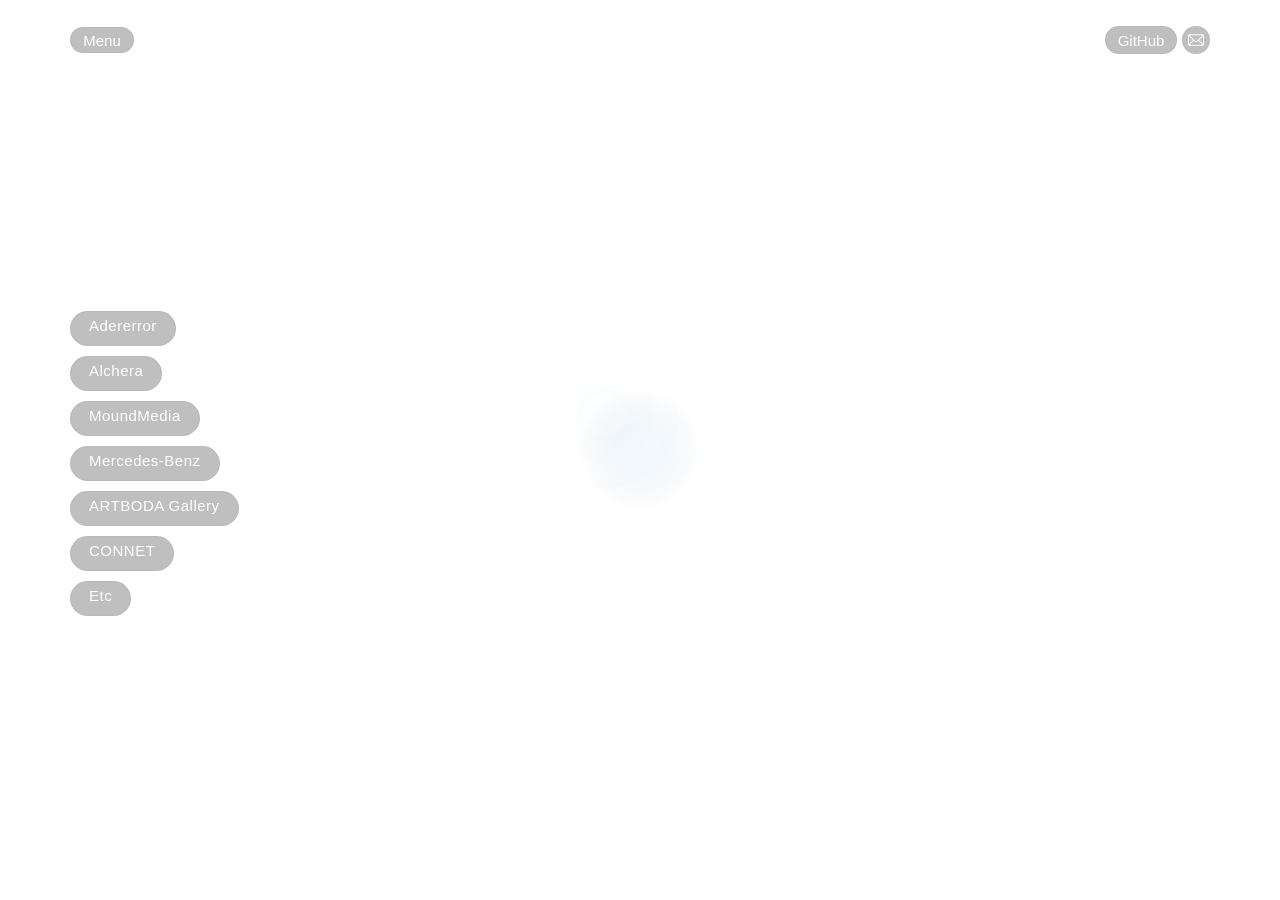
<file: index.html>
<!DOCTYPE html>
<html lang="ko">

<head>
  <meta charset="utf-8">
  <title>HWAVE</title>
  <meta name="viewport" content="width=device-width,initial-scale=1,minimum-scale=1,maximum-scale=1,user-scalable=no">

  <!----- favicon ----->
  <link rel="shortcut icon" href="./assets/images/favicon/favicon.ico" type="image/x-icon">
  <link rel="apple-touch-icon" sizes="180x180" href="./assets/images/favicon/apple-touch-icon.png">
  <link rel="icon" type="image/png" sizes="32x32" href="./assets/images/favicon/favicon32.png">
  <link rel="icon" type="image/png" sizes="16x16" href="./assets/images/favicon/favicon16.png">
  <link rel="manifest" href="./assets/images/favicon/site.webmanifest">

  <!-- open graph -->
  <meta property="og:title" content="HWAVE">
  <meta property="og:description" content="EunhyeHa's Portfolio">
  <meta property="og:image" content="https://eunhyeha.github.io/2024Portfolio/assets/images/global/openGraph.jpg">
  <meta property="og:url" content="https://eunhyeha.github.io/2024Portfolio/index.html">

  <!----- reset ----->
  <link rel="stylesheet" href="./assets/styles/reset.css">

  <!----- font ----->
  <link rel="stylesheet" href="./assets/styles/pretendard.css">
  <link rel="stylesheet" href="./assets/styles/poppins.css">

  <!----- style ----->
  <!-- z-index 꼭 확인!!!!! -->
  <link rel="stylesheet" href="./global.css">
  <link rel="stylesheet" href="./assets/styles/globalVar.css">
  <link href="https://unpkg.com/aos@2.3.1/dist/aos.css" rel="stylesheet">

  <link rel="stylesheet" href="./index.css">

  <!----- jQuery ----->
  <script src="./assets/Js/jquery-3.7.1.min.js"></script>
  <script src="./assets/Js/jquery-ui.min.js"></script>
  <script src="https://unpkg.com/aos@2.3.1/dist/aos.js"></script>
  <script src="./global.js" defer></script>
  <script src="./index.js" defer></script>
</head>

<body>
  <!-- 주석 5개, 3개, 기본 -->

  <!----- header ----->
  <!-- frame-effect -->
  <div class="frame-effect" id="frameEffect">
    <video src="./assets/images/index/index-main-video.mp4" muted autoplay loop></video>
  </div>

  <header class="allPage-header">
    <!----- nav ----->
    <nav class="pc-main-nav">
      <ul class="menu-wrapper">

        <!-- menu -->
        <li class="menu">
          <a href="#" id="menuToggle" class="flip">menu</a>
        </li>

        <!-- logo -->
        <li class="menu-logo"><a href="./index.html"><img src="./assets/images/global/logo.png" alt="logo"></a></li>

        <!-- right-top -->
        <li class="menu-item">
          <div class="menu-item1"><a href="https://github.com/EunhyeHa">GitHub</a></div>
          <div class="menu-item2"><a href="mailto:grace9695@naver.com"><img src="./assets/images/global/icon-mail-w.png" alt="email"></a></div>
        </li>
      </ul>
    </nav>
  </header>

  <!--- header hidden-toggle --->
  <!----- menu-main ----->
  <section class="menu-main hidden" id="menuMain">
    <div class="menu-wrapper">
      <div class="menu-inner1">
        <ul class="hover-underline-menu">
          <li class="hover-effect"><a href="./about.html">About Me</a></li>
          <li class="hover-effect"><a href="https://github.com/EunhyeHa/portfolio" target="_blank">작업일지</a></li>
        </ul>
      </div>

      <div class="menu-inner2">
        <ul>
          <li>Works</li>
          <li class="mpj1"><a href="./works/adererror.html">Adererror</a></li>
          <li class="mpj2"><a href="./works/alchera.html">Alchera</a></li>
          <li class="mpj3"><a href="https://moundmedia.co.kr/home" target="_blank">MoundMedia</a></li>
          <li class="mpj4"><a href="./works/mercedes.html">Mercedes-Benz</a></li>
          <li class="mpj5"><a href="./works/artbodagallery.html">ARTBODA Gallery</a></li>
          <li class="mpj6"><a href="./works/connet.html">CONNET</a></li>
          <li class="mpj7"><a href="./works/etc.pdf" target="_blank">Etc</a></li>
        </ul>
      </div>
    </div>
  </section>

  <!----- menu-side ----->
  <section class="menu-side hidden">
    <div class="side-wrapper">
      <div class="side-inner1">
        <h1>Kakaotalk</h1>
        <img src="./assets/images/global/kakaotalk.JPG" alt="kakaotalk">
      </div>
      <div class="side-inner2">
        <h1>Contact Me</h1>
        <p>grace9695@naver.com</p>
      </div>
    </div>
  </section>
  

  <!------------------------- 여기부터 본문 내용 ------------------------->
  <!----- index-main ----->
  <section class="index-main">

    <div class="list-wrapper">
    <ul>
      <li>Works</li>
          <li class="pj1"><a href="./works/adererror.html">Adererror</a></li>
          <li class="pj2"><a href="./works/alchera.html">Alchera</a></li>
          <li class="pj3"><a href="https://moundmedia.co.kr/home" target="_blank">MoundMedia</a></li>
          <li class="pj4"><a href="./works/mercedes.html">Mercedes-Benz</a></li>
          <li class="pj5"><a href="./works/artbodagallery.html">ARTBODA Gallery</a></li>
          <li class="pj6"><a href="./works/connet.html">CONNET</a></li>
          <li class="pj7"><a href="./works/etc.pdf" target="_blank">Etc</a></li>
    </ul>
    </div>

  <!----- index-project ----->
  <!-- project 1 -->  
  <div class="index-project1">
    <div class="pj1-img">
      <img src="./assets/images/index/index-pj1-img.jpg" alt="pj1">
    </div>
    <h1>ADERERROR</h1>
    <h2>UIUX Design, Web Publishing</h2>
    <p>패션 브랜드 Adererror의 웹사이트 리뉴얼 프로젝트. 브랜드의 다양한 컨텐츠를 활용해 그들의 메세지를 적극적으로 전달합니다.</p>
  </div>

  <!-- project 2 -->  
  <div class="index-project2">
    <div class="pj2-img">
      <img src="./assets/images/index/index-pj2-img.png" alt="pj2">
    </div>
    <h1>Alchera</h1>
    <h2>UIUX Design, Web Publishing</h2>
    <p>Vision AI 솔루션 혁신 선도기업 Alchera 홈페이지 리뉴얼 프로젝트. 기업의 AI 기술 내용을 더 자세히, 적극적으로 전달합니다.</p>
  </div>

  <!-- project 3 --> 
  <div class="index-project3">
    <div class="pj3-img">
      <img src="./assets/images/index/index-pj3-img.png" alt="pj3">
    </div>
    <h1>MoundMedia</h1>
    <h2>imweb / Website Design</h2>
    <p>imweb 플랫폼을 활용하여 다양한 레이블이 소속되어 있는 MoundMedia의 홈페이지를 리뉴얼했습니다. 한국어/영어/일본어 총 세가지 버전으로 제작했습니다. </p>
  </div>
  
  <!-- project 4 -->  
  <div class="index-project4">
    <div class="pj4-img">
      <img src="./assets/images/index/index-pj4-img.png" alt="pj4">
    </div>
    <h1>Mercedes-Benz</h1>
    <h2>UXUI Design, Web Publishing</h2>
    <p>Mercedes-Benz의 한국 공식사이트의 리뉴얼. 브랜드의 제품과 역사를 이해하고, 제공되는 서비스에 쉽게 접근할 수 있게 리뉴얼했습니다.</p>
  </div>

  <!-- project 5 -->  
  <div class="index-project5">
    <div class="pj5-img">
      <img src="./assets/images/index/index-pj5-img.jpg" alt="pj5">
    </div>
    <h1>ARTBODA Gallery</h1>
    <h2>UIUX Design</h2>
    <p>아트보다 갤러리의 웹사이트를 모바일 앱으로 기획하여, 사용자의 접근성을 높이고 서비스를 개선합니다.</p>
  </div>

  <!-- project 6 -->  
  <div class="index-project6">
    <div class="pj6-img">
      <img src="./assets/images/index/index-pj6-img.jpg" alt="pj6">
    </div>
    <h1>CONNET</h1>
    <h2>BX Design, UIUX Design</h2>
    <p>덕후 생활을 더욱 풍요롭게! 웹툰 소셜 서비스 플랫폼 코넷, 코넷에서 마음껏 덕질해보세요.</p>
  </div>
  
</section>

  <div class="fluid-layer" id="fluidLayer">
    <svg class="fluid-svg" xmlns="http://www.w3.org/2000/svg" xmlns:xlink="http://www.w3.org/1999/xlink" aria-hidden="true" focusable="false">
      <filter id="fluidDisplace" x="-25%" y="-25%" width="150%" height="150%" color-interpolation-filters="sRGB">
        <feImage id="fluidMap" result="map" x="0" y="0" width="100%" height="100%" preserveAspectRatio="none"></feImage>
        <feDisplacementMap id="fluidScale" in="SourceGraphic" in2="map" scale="36" xChannelSelector="R" yChannelSelector="G"></feDisplacementMap>
      </filter>
    </svg>
    
    <!-- main-video -->
    <video src="./assets/images/index/index-main-video.mp4" muted autoplay loop></video>
    <section class="index-txt">
      <h1><span class="wave-hit"><span class="sway-what">What</span></span> <span class="wave-hit"><span class="sway-i">I</span></span> <span class="wave-hit"><span class="sway-wave">Wave</span></span> :</h1>
      <h2 class="wave-hit">
        <span id="flipper" class="flip">
          <span class="step step0 set">Website</span>
          <span class="step step1">Brand</span>
          <span class="step step2">Application</span>
          <span class="step step3">Story</span>
          <span class="step step4">Dreams</span>
          <span class="step step5">Flow</span>
          <span class="step step6">Anything</span>
          <span class="step step7">Identity</span>
          <span class="step step8">Experience</span>
          <span class="step step9">Interface</span>
          <span class="step step9">World</span>
          <span class="step step10">Vision</span>
          <span class="step step12">context</span>
          <span class="step step13">Interaction</span>
          <span class="step step14">concept</span>
          <span class="step step15">Motion</span>
          <span class="step step16">Progress</span>
          <span class="step step17">Universe</span>
          <span class="step step18">Sequence</span>
          <span class="step step19">Transition</span>
        </span>
      </h2>
      <p class="wave-hit"><span class="sway-copy">바다를 헤엄치는 파도처럼, 이야기를 만드는 디자이너 & 웹퍼블리셔 하은혜입니다.
         저의 이야기가 담긴 프로젝트를 통해 다양한 경험을 지금 바로 만나보세요.</span></p>
      <div class="fluid-caustic fluid-caustic--in" id="fluidCausticIn" aria-hidden="true"></div>
    </section>
  </div>
  <div class="fluid-caustic" id="fluidCaustic" aria-hidden="true"></div>

</body>
</html>
</file>
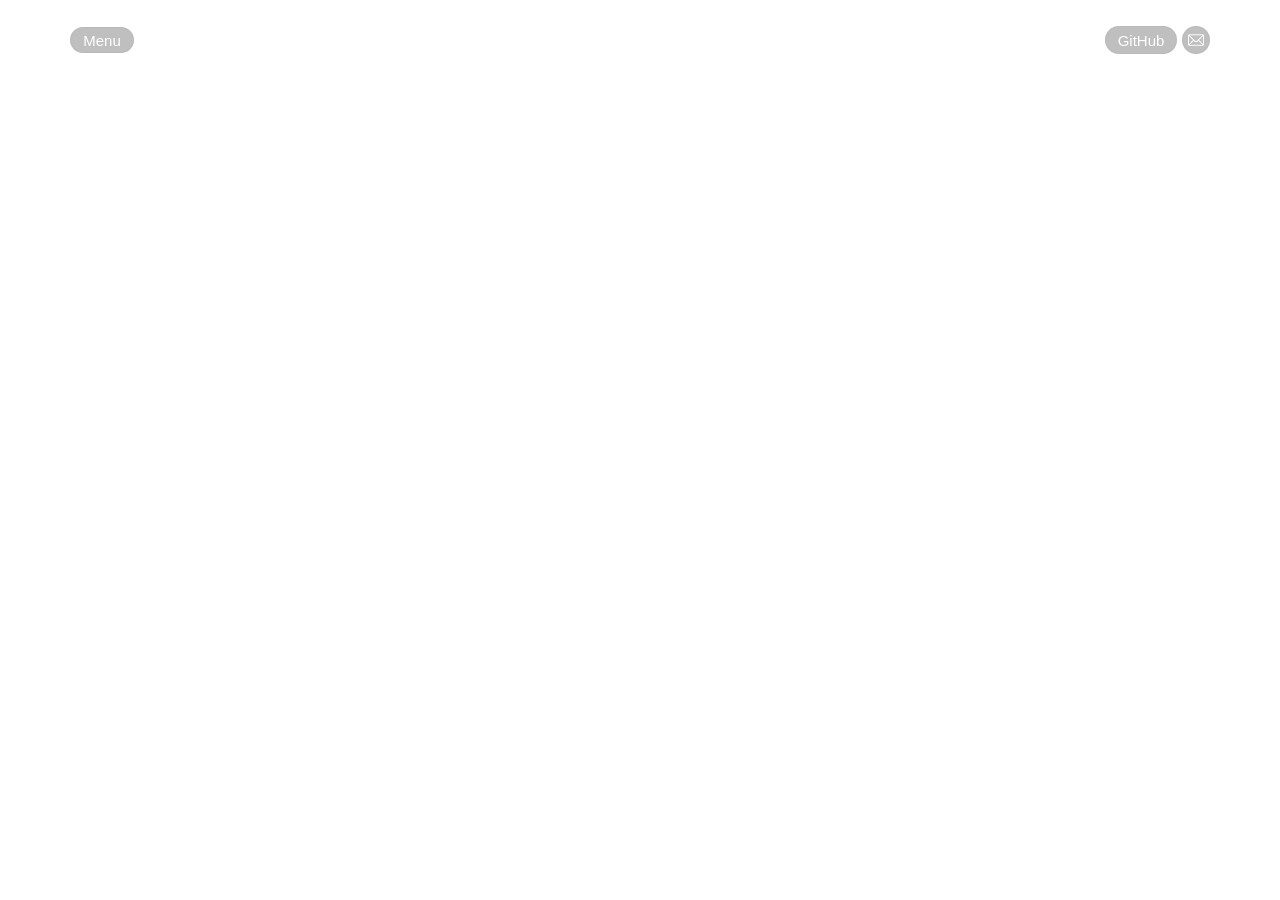
<file: global.html>
<!DOCTYPE html>
<html lang="ko">

<head>
  <meta charset="utf-8">
  <title>global</title>
  <meta name="viewport" content="width=device-width,initial-scale=1,minimum-scale=1,maximum-scale=1,user-scalable=no">

  <!----- favicon ----->
  <link rel="shortcut icon" href="./assets/images/favicon/favicon.ico" type="image/x-icon">
  <link rel="apple-touch-icon" sizes="180x180" href="./assets/images/favicon/apple-touch-icon.png">
  <link rel="icon" type="image/png" sizes="32x32" href="./assets/images/favicon/favicon32.png">
  <link rel="icon" type="image/png" sizes="16x16" href="./assets/images/favicon/favicon16.png">
  <link rel="manifest" href="./assets/images/favicon/site.webmanifest">

  <!----- open graph ----->
  <meta property="og:title" content="HWAVE">
  <meta property="og:description" content="EunhyeHa's Portfolio">
  <meta property="og:image" content="https://eunhyeha.github.io/2024Portfolio/assets/images/global/openGraph.jpg">
  <meta property="og:url" content="https://eunhyeha.github.io/2024Portfolio/index.html">

  <!----- reset ----->
  <link rel="stylesheet" href="./assets/styles/reset.css">

  <!----- font ----->
  <link rel="stylesheet" href="./assets/styles/poppins.css">
  <link rel="stylesheet" href="./assets/styles/pretendard.css">

  <!----- style ----->
  <link rel="stylesheet" href="./global.css">
  <link rel="stylesheet" href="./assets/styles/globalVar.css">

  <!----- jQuery ----->
  <script src="./assets/Js/jquery-3.7.1.min.js"></script>
  <script src="./assets/Js/jquery-ui.min.js"></script>

  <!----- global jQuery----->
  <script src="./global.js" defer></script>
</head>

<!----- class 이름 m 주의 ----->
<body>

  <!----- header ----->
  <!-- frame-effect -->
  <div class="frame-effect" id="frameEffect">
    <video src="./assets/images/index/index-main-video.mp4" muted autoplay loop></video>
  </div>

  <header class="allPage-header">
    <!----- nav ----->
    <nav class="pc-main-nav">
      <ul class="menu-wrapper">

        <!-- menu -->
        <li class="menu">
          <a href="#" id="menuToggle" class="flip">menu</a>
        </li>

        <!-- logo -->
        <li class="menu-logo"><a href="./index.html"><img src="./assets/images/global/logo.png" alt="logo"></a></li>

        <!-- right-top -->
        <li class="menu-item">
          <div class="menu-item1"><a href="https://github.com/EunhyeHa">GitHub</a></div>
          <div class="menu-item2"><a href="mailto:grace9695@naver.com"><img src="./assets/images/global/icon-mail-w.png" alt="email"></a></div>
        </li>
      </ul>
    </nav>
  </header>

  <!----- header hidden-toggle ----->
  <!--- menu-main --->
  <section class="menu-main hidden" id="menuMain">
    <div class="menu-wrapper">
      <div class="menu-inner1">
        <ul class="hover-underline-menu">
          <li class="hover-effect"><a href="./about.html">About Me</a></li>
          <li class="hover-effect"><a href="https://github.com/EunhyeHa/portfolio" target="_blank">작업일지</a></li>
        </ul>
      </div>

      <div class="menu-inner2">
        <ul>
          <li>Works</li>
          <li class="mpj1"><a href="./works/adererror.html">Adererror</a></li>
          <li class="mpj2"><a href="./works/artbodagallery.html">ARTBODA Gallery</a></li>
          <li class="mpj3"><a href="./works/connet.html">CONNET</a></li>
          <li class="mpj4"><a href="./works/fifeet.html">FIFEET</a></li>
          <li class="mpj5"><a href="./works/mercedes.html">Mercedes-Benz</a></li>
        </ul>
      </div>
    </div>
  </section>

  <!----- menu-side ----->
  <section class="menu-side hidden">
    <div class="side-wrapper">
      <div class="side-inner1">
        <h1>Kakaotalk</h1>
        <img src="./assets/images/global/kakaotalk.JPG" alt="kakaotalk">
      </div>
      <div class="side-inner2">
        <h1>Contact Me</h1>
        <p>grace9695@naver.com</p>
      </div>
    </div>
  </section>

</body>
</html>
</file>
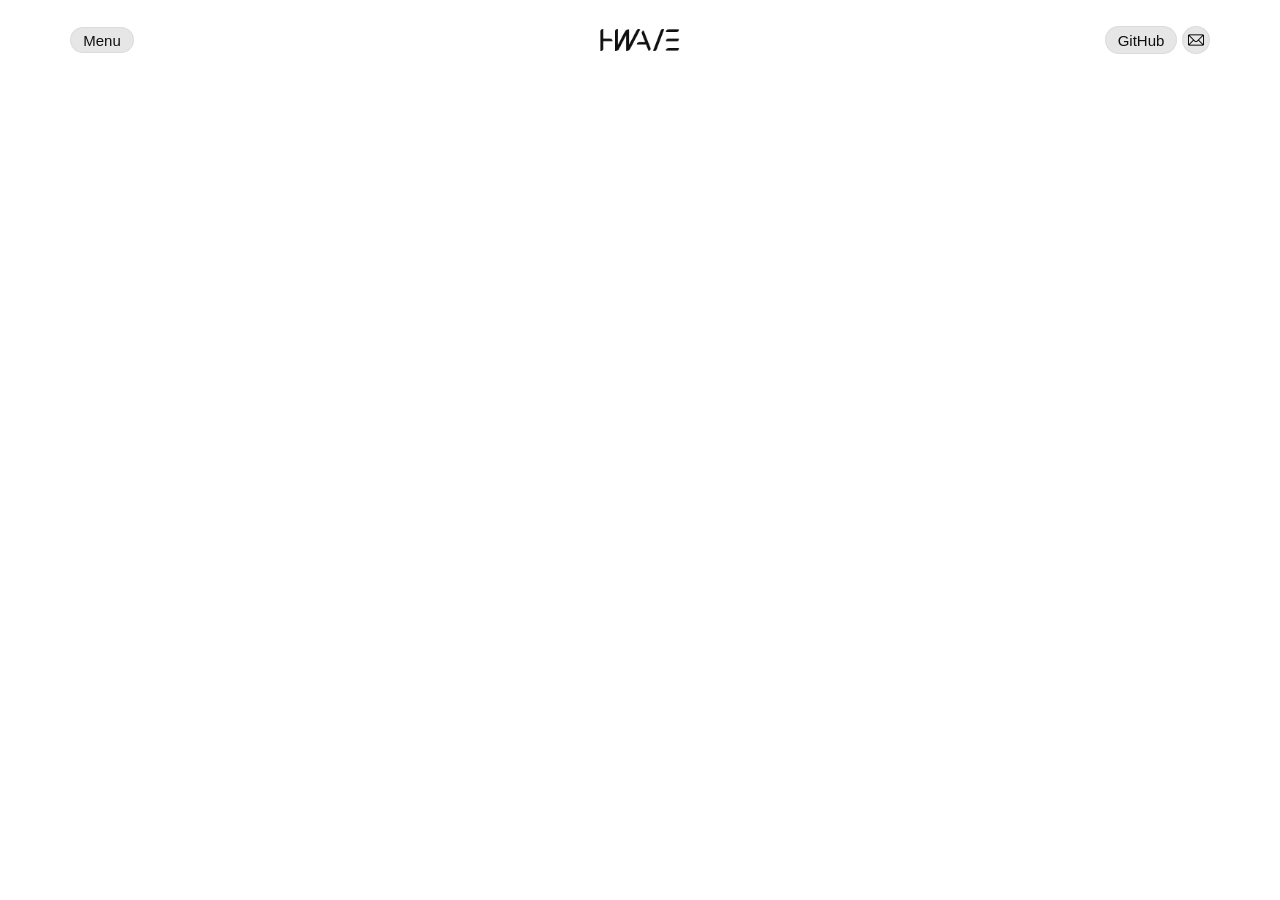
<file: global_b.html>
<!DOCTYPE html>
<html lang="ko">

<head>
  <meta charset="utf-8">
  <title>global_b</title>
  <meta name="viewport" content="width=device-width,initial-scale=1,minimum-scale=1,maximum-scale=1,user-scalable=no">

  <!----- favicon ----->
  <link rel="shortcut icon" href="./assets/images/favicon/favicon.ico" type="image/x-icon">
  <link rel="apple-touch-icon" sizes="180x180" href="./assets/images/favicon/apple-touch-icon.png">
  <link rel="icon" type="image/png" sizes="32x32" href="./assets/images/favicon/favicon32.png">
  <link rel="icon" type="image/png" sizes="16x16" href="./assets/images/favicon/favicon16.png">
  <link rel="manifest" href="./assets/images/favicon/site.webmanifest">

  <!----- open graph ----->
  <meta property="og:title" content="HWAVE">
  <meta property="og:description" content="EunhyeHa's Portfolio">
  <meta property="og:image" content="https://eunhyeha.github.io/2024Portfolio/assets/images/global/openGraph.jpg">
  <meta property="og:url" content="https://eunhyeha.github.io/2024Portfolio/index.html">

  <!----- reset ----->
  <link rel="stylesheet" href="./assets/styles/reset.css">

  <!----- font ----->
  <link rel="stylesheet" href="./assets/styles/poppins.css">
  <link rel="stylesheet" href="./assets/styles/pretendard.css">

  <!----- style ----->
  <link rel="stylesheet" href="./global_b.css">
  <link rel="stylesheet" href="./assets/styles/globalVar.css">

  <!----- jQuery ----->
  <script src="./assets/Js/jquery-3.7.1.min.js"></script>
  <script src="./assets/Js/jquery-ui.min.js"></script>

  <!----- global jQuery ----->
  <script src="./global_b.js" defer></script>
</head>

<!-- class 이름 m 주의 -->
<body>
  <!----- header ----->
  <!-- frame-effect -->
  <div class="frame-effect" id="frameEffect">
    <video src="./assets/images/index/index-main-video.mp4" muted autoplay loop></video>  
  </div>

  <header class="allPage-header">
    <!----- nav ----->
    <nav class="pc-main-nav">
      <ul class="menu-wrapper">

        <!-- menu -->
        <li class="menu">
          <a href="#" id="menuToggle" class="flip">menu</a>
        </li>

        <!-- logo -->
        <li class="menu-logo"><a href="./index.html"><img src="./assets/images/global/logo-b.png" alt="logo"></a></li>

        <!-- right-top -->
        <li class="menu-item">
          <div class="menu-item1"><a href="https://github.com/EunhyeHa">GitHub</a></div>
          <div class="menu-item2"><a href="mailto:grace9695@naver.com"><img src="./assets/images/global/icon-mail-b.png" alt="email"></a></div>
        </li>
      </ul>
    </nav>
  </header>

  <!--- header hidden-toggle --->
  <!----- menu-main ----->
  <section class="menu-main hidden" id="menuMain">
    <div class="menu-wrapper">
      <div class="menu-inner1">
        <ul class="hover-underline-menu">
          <li class="hover-effect"><a href="./about.html">About Me</a></li>
          <li class="hover-effect"><a href="https://github.com/EunhyeHa/portfolio" target="_blank">작업일지</a></li>
        </ul>
      </div>

      <div class="menu-inner2">
        <ul>
          <li>Works</li>
          <li class="mpj1"><a href="./works/adererror.html">Adererror</a></li>
          <li class="mpj2"><a href="./works/artbodagallery.html">ARTBODA Gallery</a></li>
          <li class="mpj3"><a href="./works/connet.html">CONNET</a></li>
          <li class="mpj4"><a href="./works/fifeet.html">FIFFET</a></li>
          <li class="mpj5"><a href="./works/mercedes.html">Mercedes-Benz</a></li>
        </ul>
      </div>
    </div>
  </section>

  <!----- menu-side ----->
  <section class="menu-side hidden">
    <div class="side-wrapper">
      <div class="side-inner1">
        <h1>Kakaotalk</h1>
        <img src="./assets/images/global/kakaotalk.JPG" alt="kakaotalk">
      </div>
      <div class="side-inner2">
        <h1>Contact Me</h1>
        <p>grace9695@naver.com</p>
      </div>
    </div>
  </section>

</body>
</html>
</file>
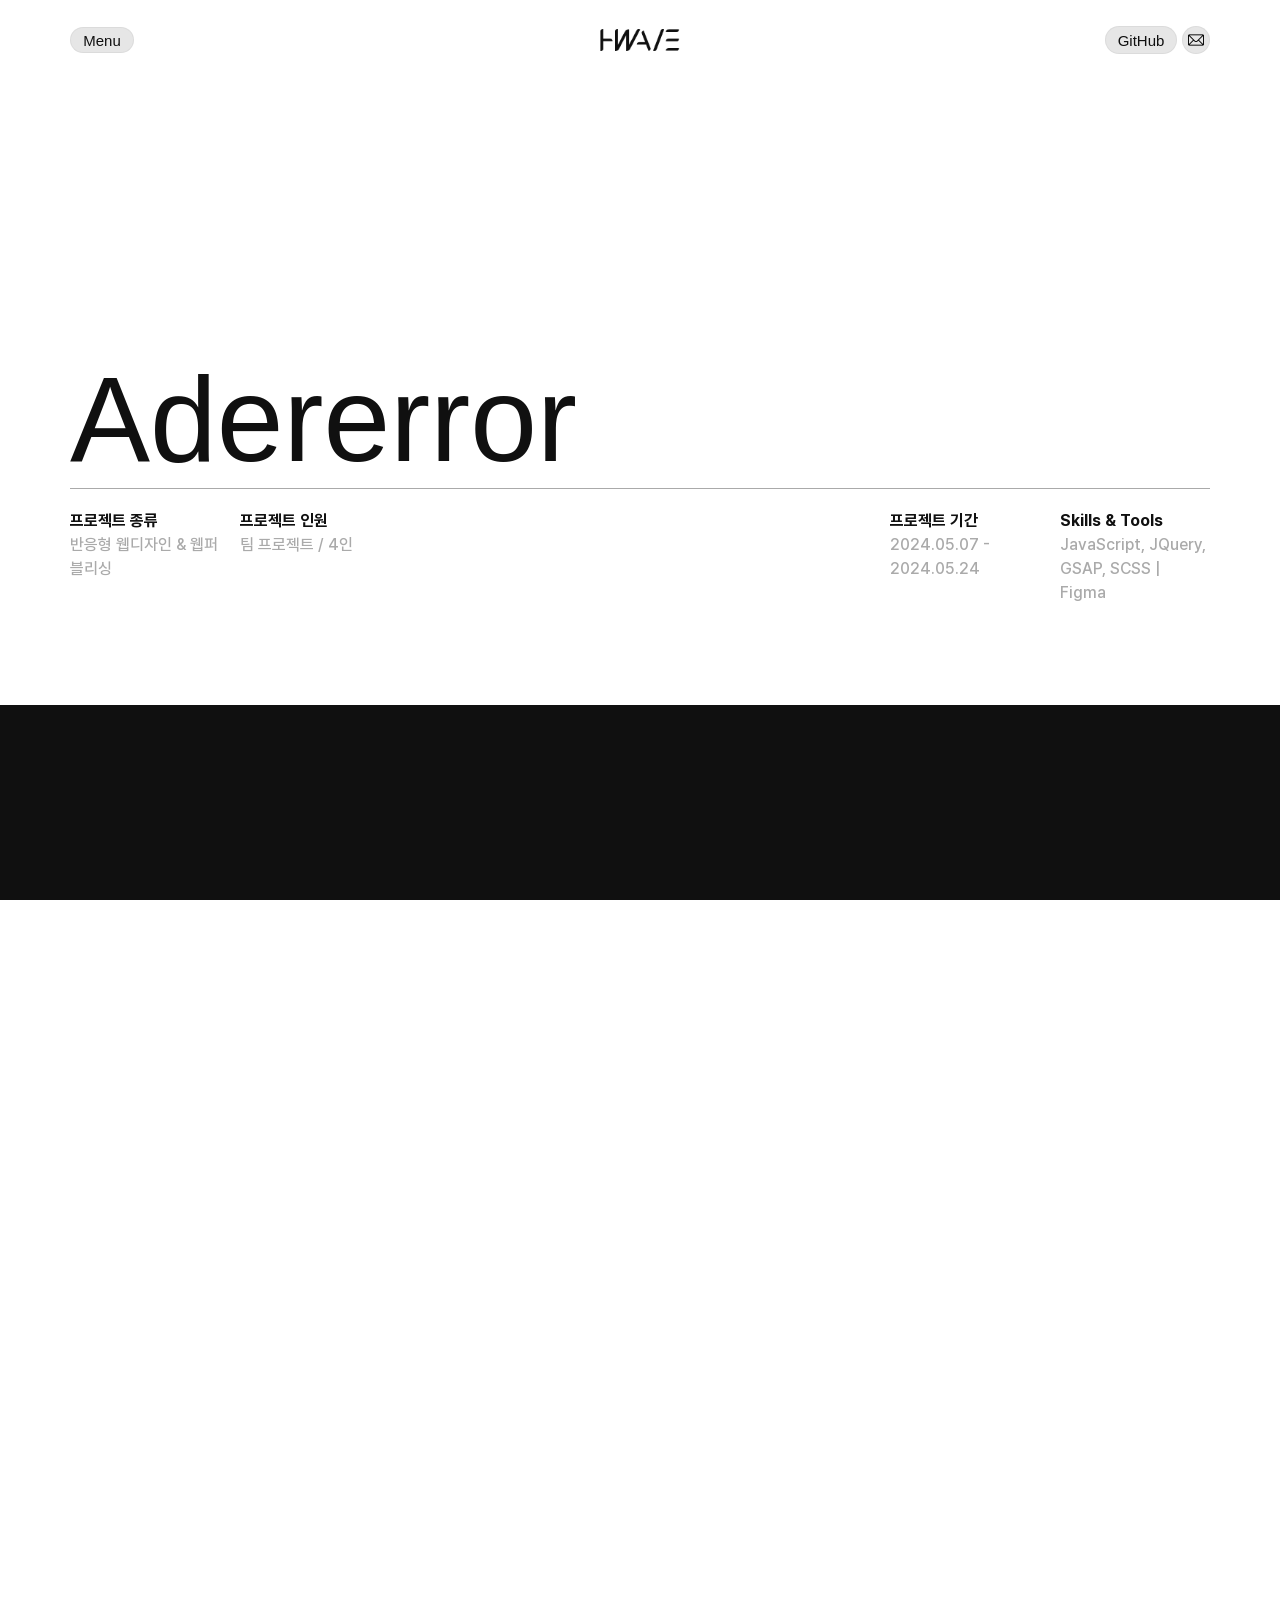
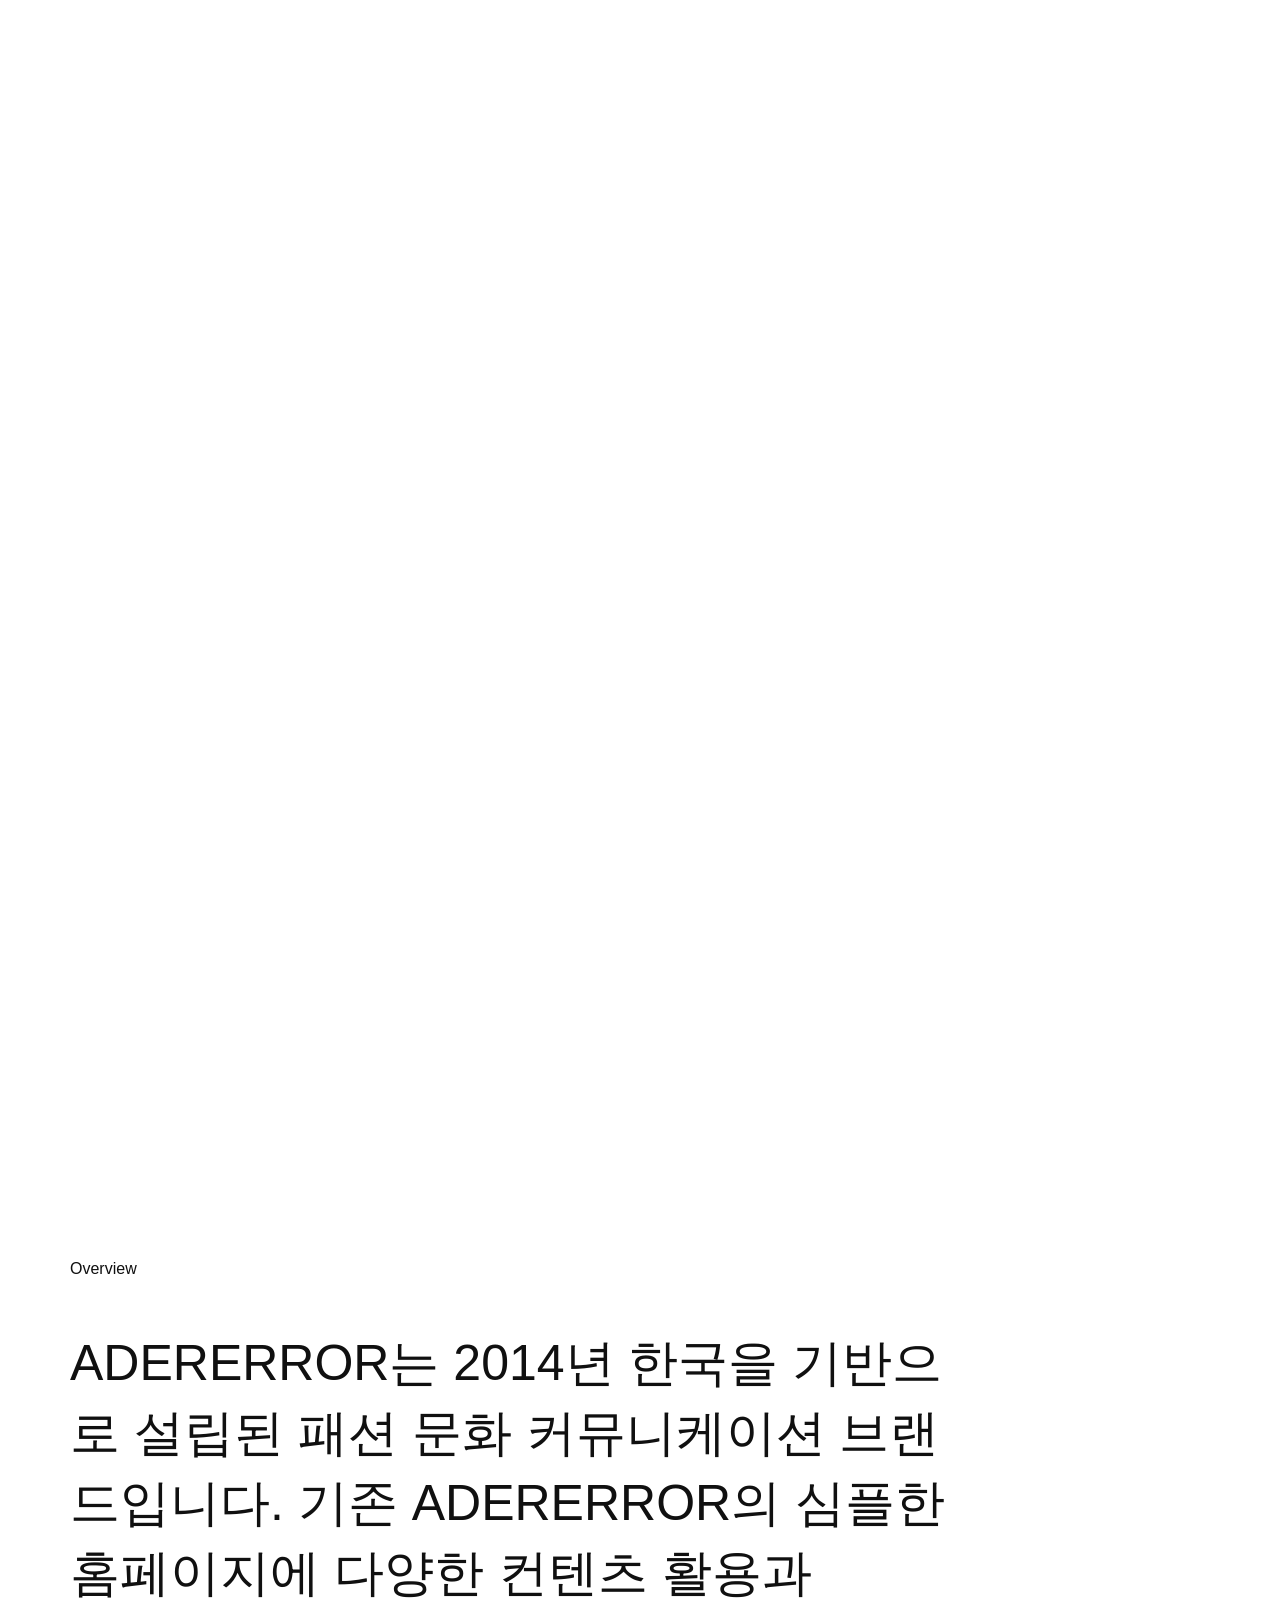
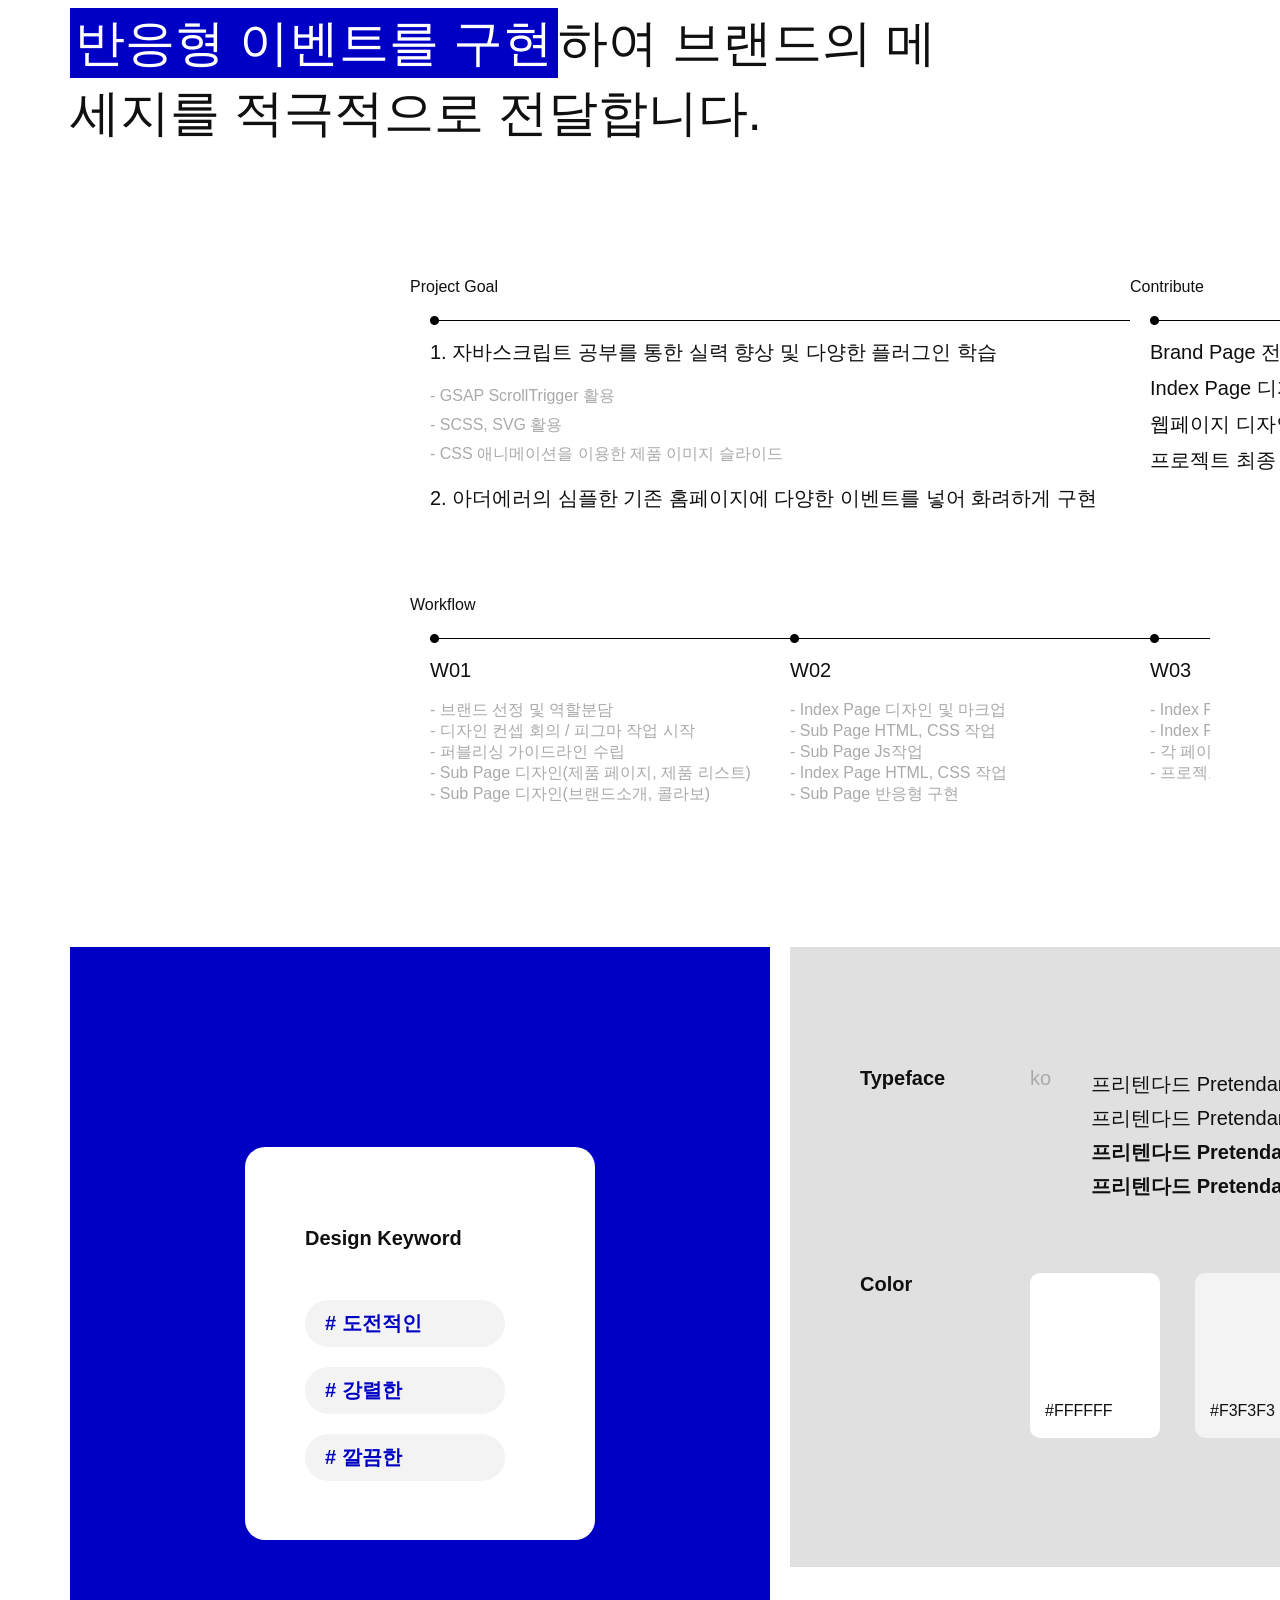
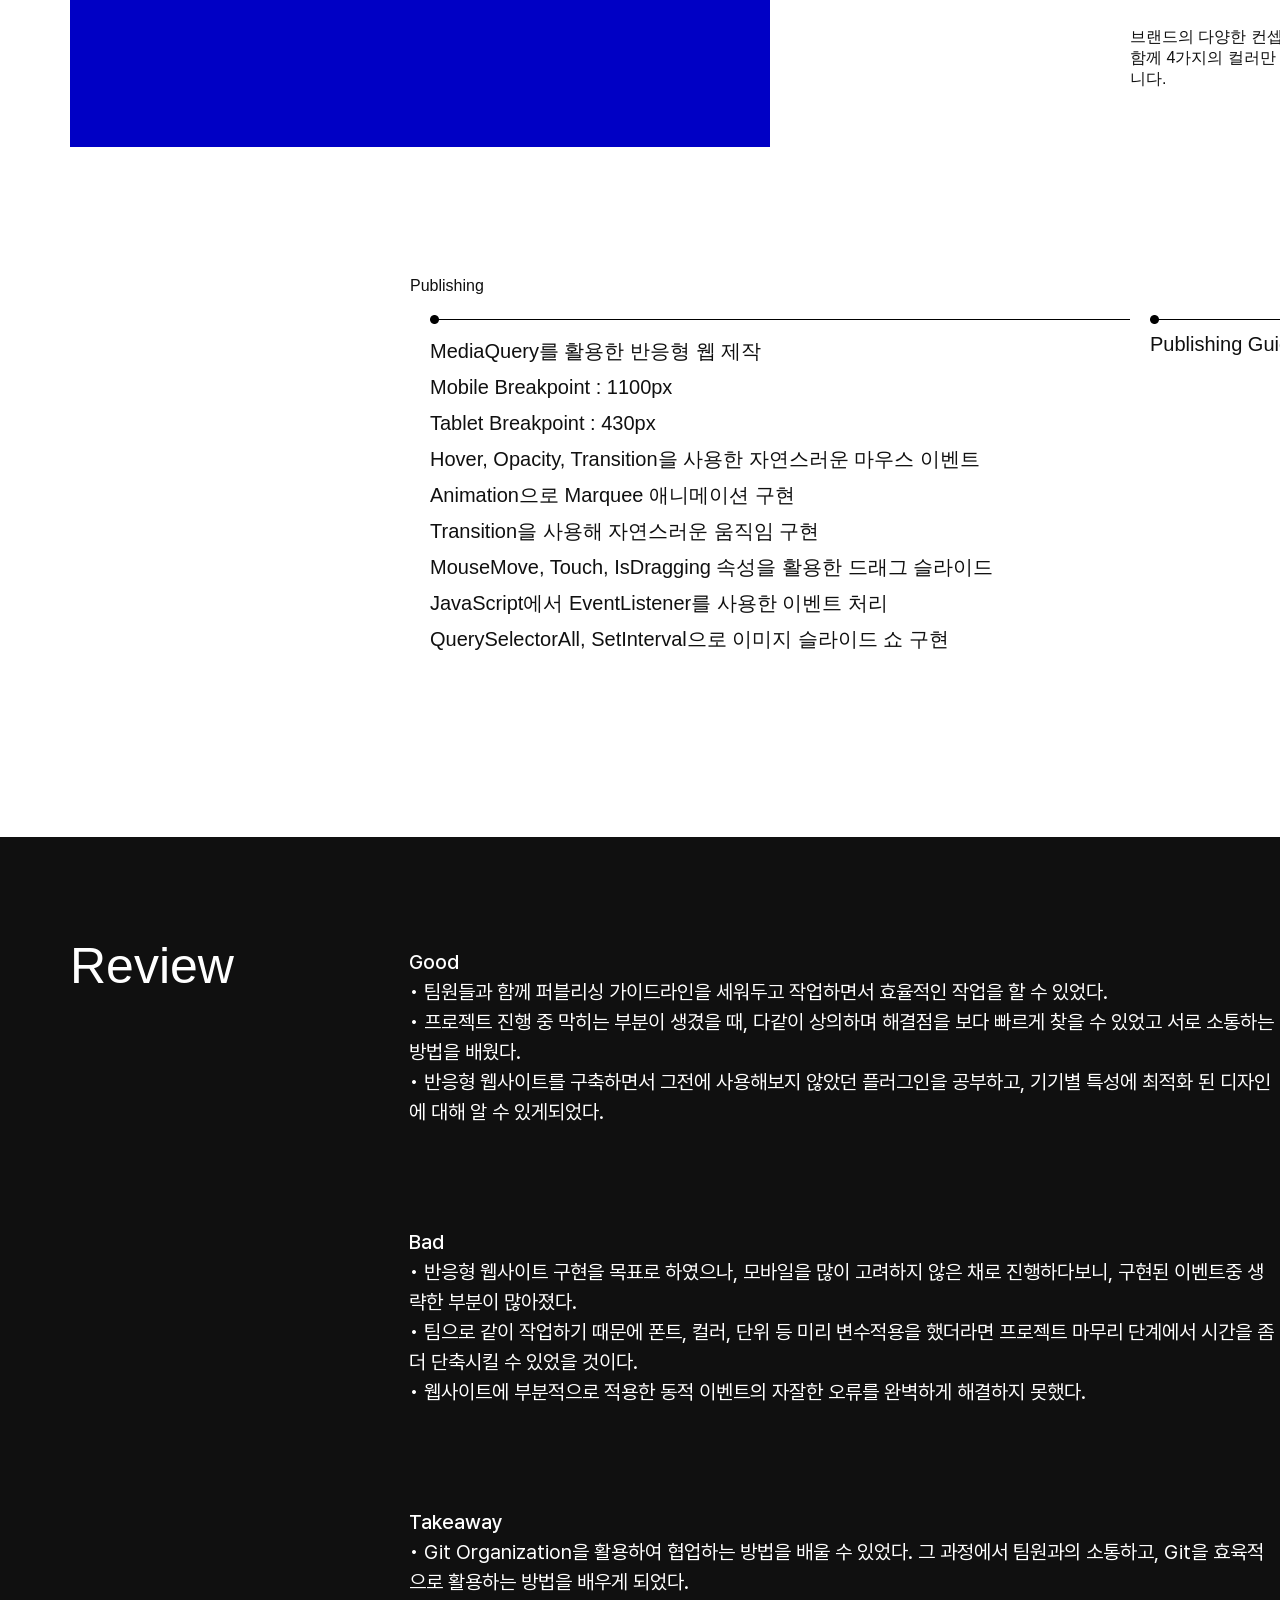
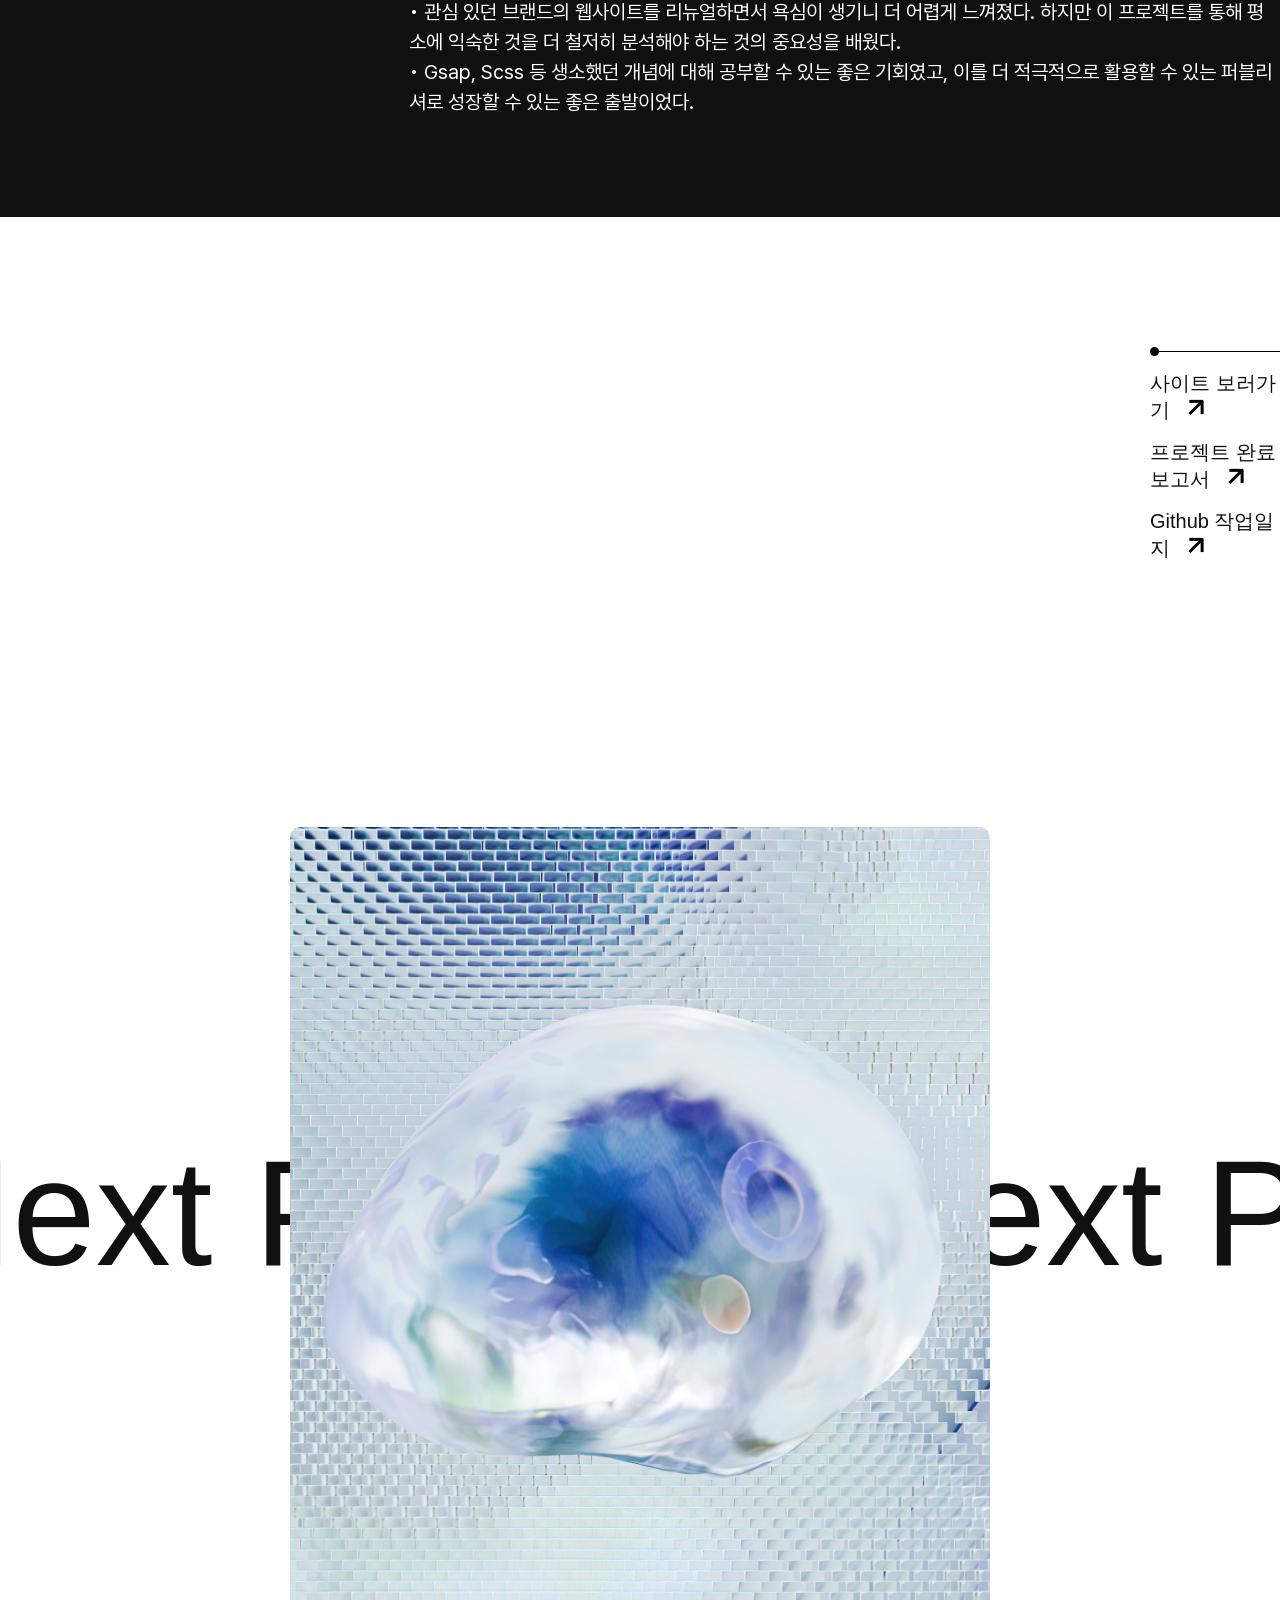
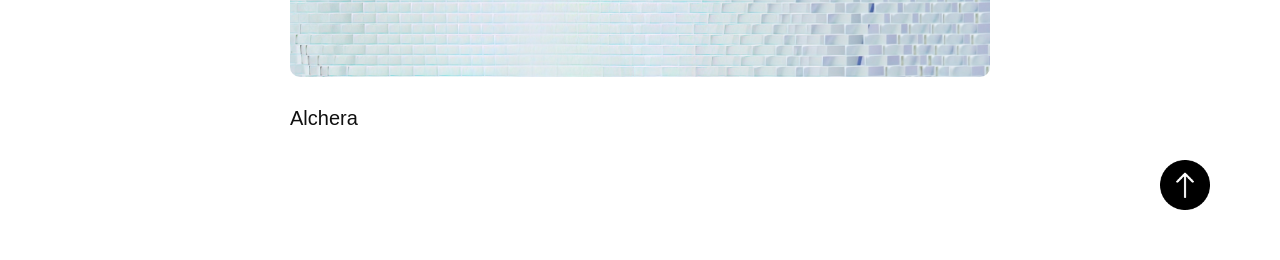
<file: works/adererror.html>
<!DOCTYPE html>
<html lang="ko">

<head>
    <meta charset="utf-8">
    <title>Adererror</title>
    <meta name="viewport" content="width=device-width,initial-scale=1,minimum-scale=1,maximum-scale=1,user-scalable=no">

    <!----- favicon ----->
    <link rel="shortcut icon" href="../assets/images/favicon/favicon.ico" type="image/x-icon">
    <link rel="apple-touch-icon" sizes="180x180" href="./assets/images/favicon/apple-touch-icon.png">
    <link rel="icon" type="image/png" sizes="32x32" href="./assets/images/favicon/favicon32.png">
    <link rel="icon" type="image/png" sizes="16x16" href="./assets/images/favicon/favicon16.png">
    <link rel="manifest" href="./assets/images/favicon/site.webmanifest">

    <!----- open graph ----->
    <meta property="og:title" content="HWAVE">
    <meta property="og:description" content="EunhyeHa's Portfolio">
    <meta property="og:image" content="https://eunhyeha.github.io/2024Portfolio/assets/images/global/openGraph.jpg">
    <meta property="og:url" content="https://eunhyeha.github.io/2024Portfolio/index.html">

    <!----- reset ----->
    <link rel="stylesheet" href="../assets/styles/reset.css">

    <!----- font ----->
    <link rel="stylesheet" href="../assets/styles/poppins.css">
    <link rel="stylesheet" href="../assets/styles/pretendard.css">

    <!----- style ----->
    <!-- z-index 꼭 확인!!!!! -->
    <link rel="stylesheet" href="./global_w.css">
    <link rel="stylesheet" href="../assets/styles/globalVar.css">
    <link href="https://unpkg.com/aos@2.3.1/dist/aos.css" rel="stylesheet">

    <link rel="stylesheet" href="./adererror.css">

    <!----- jQuery ----->
    <script src="../assets/Js/jquery-3.7.1.min.js"></script>
    <script src="../assets/Js/jquery-ui.min.js"></script>
    <script src="https://unpkg.com/aos@2.3.1/dist/aos.js"></script>
    <script src="./global_w.js" defer></script>

    <script src="./adererror.js" defer></script>
</head>

<body>

  <!----- header ----->
  <!-- frame-effect -->
  <div class="frame-effect" id="frameEffect">
    <video src="../assets/images/index/index-main-video.mp4" muted autoplay loop></video>
  </div>

  <header class="allPage-header">
    <!----- nav ----->
    <nav class="pc-main-nav">
      <ul class="menu-wrapper">

        <!-- menu -->
        <li class="menu">
          <a href="#" id="menuToggle" class="flip">menu</a>
        </li>

        <!-- logo -->
        <li class="menu-logo"><a href="../index.html"><img src="../assets/images/global/logo-b.png" alt="logo-b"></a></li>

        <!-- right-top -->
        <li class="menu-item">
          <div class="menu-item1"><a href="https://github.com/EunhyeHa">GitHub</a></div>
          <div class="menu-item2"><a href="mailto:grace9695@naver.com"><img src="../assets/images/global/icon-mail-b.png" alt="email"></a></div>
        </li>
      </ul>
    </nav>
  </header>

  <!--- header hidden-toggle --->
  <!----- menu-main ----->
  <section class="menu-main hidden" id="menuMain">
    <div class="menu-wrapper">
      <div class="menu-inner1">
        <ul class="hover-underline-menu">
          <li class="hover-effect"><a href="../about.html">About Me</a></li>
          <li class="hover-effect"><a href="https://github.com/EunhyeHa/portfolio" target="_blank">작업일지</a></li>
        </ul>
      </div>

      <div class="menu-inner2">
        <ul>
          <li>Works</li>
          <li class="mpj1"><a href="../works/adererror.html">Adererror</a></li>
          <li class="mpj2"><a href="../works/alchera.html">Alchera</a></li>
          <li class="mpj3"><a href="https://moundmedia.co.kr/home" target="_blank">MoundMedia</a></li>
          <li class="mpj4"><a href="../works/mercedes.html">Mercedes-Benz</a></li>
          <li class="mpj5"><a href="../works/artbodagallery.html">ARTBODA Gallery</a></li>
          <li class="mpj6"><a href="../works/connet.html">CONNET</a></li>
          <li class="mpj7"><a href="../works/etc.pdf" target="_blank">Etc</a></li>
        </ul>
      </div>
    </div>
  </section>

  <!----- menu-side ----->
  <section class="menu-side hidden">
    <div class="side-wrapper">
      <div class="side-inner1">
        <h1>Kakaotalk</h1>
        <img src="../assets/images/global/kakaotalk.JPG" alt="kakaotalk">
      </div>
      <div class="side-inner2">
        <h1>Contact Me</h1>
        <p>grace9695@naver.com</p>
      </div>
    </div>
  </section>



  <!------------------------ 여기부터 본문 내용 ------------------------>
  <!----- ader-main ----->
  <section class="ader-main">
    <div class="ader-main-pin">
      <div class="main-content">
        <a class="main-video-link" href="https://javajo-project.github.io/ADERERROR-PROJECT/" target="_blank" rel="noopener noreferrer">Visit Site
          <video src="../assets/images/works/adererror/main_web.mp4" muted loop playsinline preload="auto"></video>
        </a>
      </div>
      
      <div class="main-txtWrapper">
        <h1>adererror</h1>
        
        <div class="main-txt">
            <div class="txt1">
                <h2>프로젝트 종류</h2>
                <p>반응형 웹디자인 & 웹퍼블리싱</p>
            </div>
            <div class="txt2">
                <h2>프로젝트 인원</h2>
                <p>팀 프로젝트 / 4인</p>
            </div>
            <div class="txt3">
                <h2>프로젝트 기간</h2>
                <p>2024.05.07 - 2024.05.24</p>
            </div>
            <div class="txt4">
                <h2>Skills & Tools</h2>
                <p>JavaScript, jQuery, GSAP, SCSS | Figma</p>
            </div>
        </div>
      </div>
    </div>
  </section>

  <!----- ader-overview ----->
  <section class="ader-overview">
    <div class="overview-title">
        <h3>Overview</h3>
        <h2>ADERERROR는 2014년 한국을 기반으로 설립된 패션 문화 
            커뮤니케이션 브랜드입니다. 기존 ADERERROR의 심플한 홈페이지에 
            다양한 컨텐츠 활용과 <span class="highlight">반응형 이벤트를 구현</span>하여 브랜드의 메세지를 
            적극적으로 전달합니다.</h2>
    </div>

    <div class="overview-txt">
        <!--- 목표, 기여도 --->
        <div class="txt1"> 
            <div class="goal">
                <h3>project goal</h3>
                <img src="../assets/images/works/works-lineL.png" alt="lineL"> 
                <p>1. 자바스크립트 공부를 통한 실력 향상 및 다양한 플러그인 학습</p>
                <p class="list">
                    - GSAP ScrollTrigger 활용 <br>
                    - SCSS, SVG 활용 <br>
                    - CSS 애니메이션을 이용한 제품 이미지 슬라이드 
                </p>
                <p>2. 아더에러의 심플한 기존 홈페이지에 다양한 이벤트를 넣어 화려하게 구현</p>
            </div>

            <div class="contribute">
                <h3>contribute</h3>
                <img src="../assets/images/works/works-lineS.png" alt="lineS">
                <p>Brand Page 전체 관리자 <br>
                    Index Page 디자인, 이벤트 구현 담당 <br>
                    웹페이지 디자인 담당 <br>
                    프로젝트 최종 발표, 수정+보완 <br> 
                </p>
            </div>
        </div>

        <!--- 작업순서 --->
        <div class="txt2">
            <div class="workflow">
                <h3>workflow</h3>
                <img src="../assets/images/works/works_lineFlow.png" alt="">

            <div class="weeks">
            <div class="w1">
                <h4>W01</h4>
                <p>
                    - 브랜드 선정 및 역할분담 <br>
                    - 디자인 컨셉 회의 / 피그마 작업 시작 <br>
                    - 퍼블리싱 가이드라인 수립 <br>
                    - Sub Page 디자인(제품 페이지, 제품 리스트) <br>
                    - Sub Page 디자인(브랜드소개, 콜라보) <br>             
                </p>
            </div>

            <div class="w2">
                <h4>W02</h4>
                <p>
                    - Index Page 디자인 및 마크업 <br>
                    - Sub Page HTML, CSS 작업 <br>
                    - Sub Page Js작업 <br>
                    - Index Page HTML, CSS 작업 <br>
                    - Sub Page 반응형 구현 <br>             
                </p>
            </div>

            <div class="w3">
                <h4>W03</h4>
                <p>
                    - Index Page Js 작업 (gsap, svg 활용) <br>
                    - Index Page 반응형 구현 및 디자인 수정 <br>
                    - 각 페이지별 통일 및 최종 수정 <br>
                    - 프로젝트 최종 발표     
                </p>
            </div>
            </div>
        </div>
    </div>
    </div>
  </section>

  <!----- ader-publishing ----->
  <section class="ader-publishing">
    <!--- 디자인 --->
    <div class="design">
        <div class="keyword">
            <div class="keyword-box">
                <h3>design keyword</h3>
                <p># 도전적인</p>
                <p># 강렬한</p>
                <p># 깔끔한</p>
            </div>
        </div>

    <div class="content">
        <div class="typeColor">
            <div class="typeColor-box">
            <div class="type">
                <h3>Typeface</h3>
                <div class="ko">
                    <h4>ko</h4>
                        <div class="font">
                            <p>프리텐다드 Pretendard</p>
                            <p>프리텐다드 Pretendard</p>
                            <p>프리텐다드 Pretendard</p>
                            <p>프리텐다드 Pretendard</p>
                        </div>
                    </div>

                <div class="en">
                    <h4>en</h4>
                        <div class="font">
                            <p>Jost Sans</p>
                            <p>Jost Sans</p>
                            <p>Jost Sans</p>
                            <p>Jost Sans</p>
                        </div>
                </div>
            </div>

            <div class="color">
                <h3>color</h3>
                <div class="color1">
                    <p>#FFFFFF</p>
                </div>
                <div class="color2">
                    <p>#F3F3F3</p>
                </div>
                <div class="color3">
                    <p>#000C5</p>
                </div>
                <div class="color4">
                    <p>#000000</p>
                </div>
            </div>
        </div>
        </div>

        <div class="txt">
            <p>브랜드의 다양한 컨셉이 담긴 컨텐츠와 제품을 보여주기 위해서,
                아더에러의 시그니처 컬러인 블루와 함께 4가지의 컬러만 사용했습니다. 
                다양한 이미지와 어우러지도록 간결한 폰트와 스타일을 적용했습니다.</p>
        </div>
    </div>
    </div>

    <!--- 퍼블리싱 --->
    <div class="publishing">
        <div class="txt1">
            <h3>publishing</h3>
            <img src="../assets/images/works/works-lineL.png" alt="lineL">
            <p>mediaQuery를 활용한 반응형 웹 제작 <br>
                mobile breakpoint : 1100px <br>
                tablet breakpoint : 430px <br>
                hover, opacity, transition을 사용한 자연스러운 마우스 이벤트 <br>
                animation으로 marquee 애니메이션 구현 <br>
                transition을 사용해 자연스러운 움직임 구현 <br>
                MouseMove, Touch, isDragging 속성을 활용한 드래그 슬라이드 <br>
                JavaScript에서 EventListener를 사용한 이벤트 처리 <br>
                querySelectorAll, setInterval으로 이미지 슬라이드 쇼 구현 <br>
            </p>
        </div>

        <div class="txt2">
            <h3>guide line</h3>
            <img src="../assets/images/works/works-lineS.png" alt="lineS">
            <p>
                <a href="./files/adererror/adererror_publishingGuide.pdf" target="_blank">publishing guide line
                <span><img src="../assets/images/works/works_arrow.png" alt="화살표"></span>
            </a>
            </p>
        </div>
    </div>

    <!--- 리뷰 --->
    <div class="review">
        <h2>review</h2>

        <div class="txt">
            <h3>good</h3>
                <p>• 팀원들과 함께 퍼블리싱 가이드라인을 세워두고 작업하면서 효율적인 작업을 할 수 있었다.</p>
                <p>• 프로젝트 진행 중 막히는 부분이 생겼을 때, 다같이 상의하며 해결점을 보다 빠르게 찾을 수 있었고 서로 소통하는 방법을 배웠다.</p>
                <p class="last">• 반응형 웹사이트를 구축하면서 그전에 사용해보지 않았던 플러그인을 공부하고, 기기별 특성에 최적화 된 디자인에 대해 알 수 있게되었다.</p>

            <h3>bad</h3>
                <p>• 반응형 웹사이트 구현을 목표로 하였으나, 모바일을 많이 고려하지 않은 채로 진행하다보니, 
                    구현된 이벤트중 생략한 부분이 많아졌다.</p>
                <p>• 팀으로 같이 작업하기 때문에 폰트, 컬러, 단위 등 미리 변수적용을 했더라면 
                    프로젝트 마무리 단계에서 시간을 좀 더 단축시킬 수 있었을 것이다.</p>
                <p class="last">• 웹사이트에 부분적으로 적용한 동적 이벤트의 자잘한 오류를 완벽하게 해결하지 못했다.</p>

            <h3>takeaway</h3>
                <p>• git organization을 활용하여 협업하는 방법을 배울 수 있었다. 
                    그 과정에서 팀원과의 소통하고, git을 효육적으로 활용하는 방법을 배우게 되었다.</p>
                <p>• 관심 있던 브랜드의 웹사이트를 리뉴얼하면서 욕심이 생기니 더 어렵게 느껴졌다.
                    하지만 이 프로젝트를 통해 평소에 익숙한 것을 더 철저히 분석해야 하는 것의 중요성을 배웠다.</p>
                <p class="last">• gsap, scss 등 생소했던 개념에 대해 공부할 수 있는 좋은 기회였고,
                    이를 더 적극적으로 활용할 수 있는 퍼블리셔로 성장할 수 있는 좋은 출발이었다.</p>
        </div>
    </div>

    <!--- 결과물 링크/파일 --->
    <div class="document">
        <img src="../assets/images/works/works-lineS.png" alt="lineS">
        <p>
            <a href="https://javajo-project.github.io/ADERERROR-PROJECT/" target="_blank">사이트 보러가기
            <span><img src="../assets/images/works/works_arrow.png" alt="arrow"></span>
        </a>
        </p>
        
        <p>
            <a href="./files/adererror/adererror_완료보고서.pdf" target="_blank">프로젝트 완료 보고서
            <span><img src="../assets/images/works/works_arrow.png" alt="arrow"></span>
        </a>
        </p>

        <p>
            <a href="https://github.com/Javajo-Project/ADERERROR-PROJECT" target="_blank">github 작업일지
            <span><img src="../assets/images/works/works_arrow.png" alt="arrow"></span>
        </a>
        </p>
    </div>

  </section>

  <!----- next-project -----> 
  <section class="next-project">
    <div class="pj-title">
        next project ∙
    </div> 

    <div class="thumbnail">
        <a href="./alchera.html">
            <span class="thumb-crop">
                <img src="../assets/images/works/next_alchera.jpg" alt="next_alchera">
            </span>
            <p>Alchera</p>
        </a>
    </div>
  </section>

  <!----- back to top ----->
  <div class="back-to-top">
    <a href="#"><img src="../assets/images/global/back-to-top.png" alt="back-to-top"></a>
  </div>
  <div class="main-video-cursor" aria-hidden="true"><span class="main-video-cursor-txt">Visit Site</span></div>
</body>
</html>
</file>
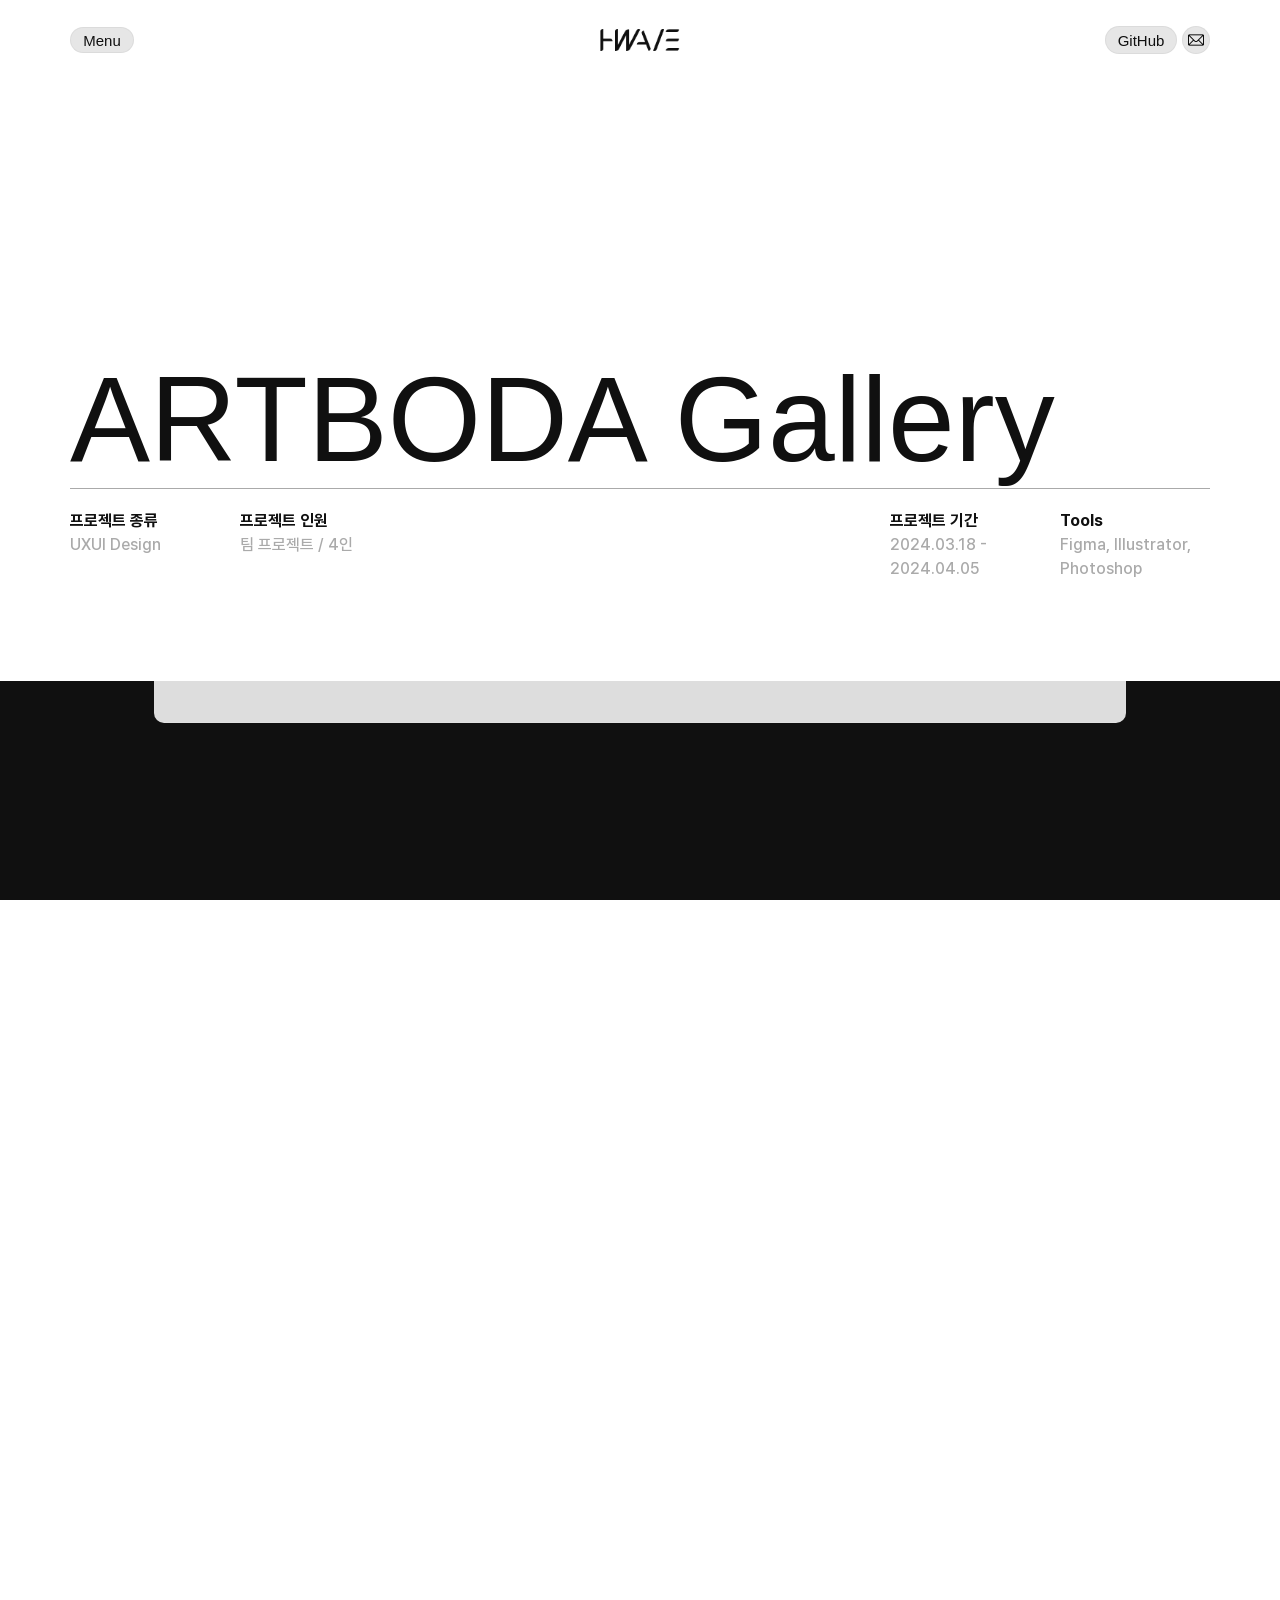
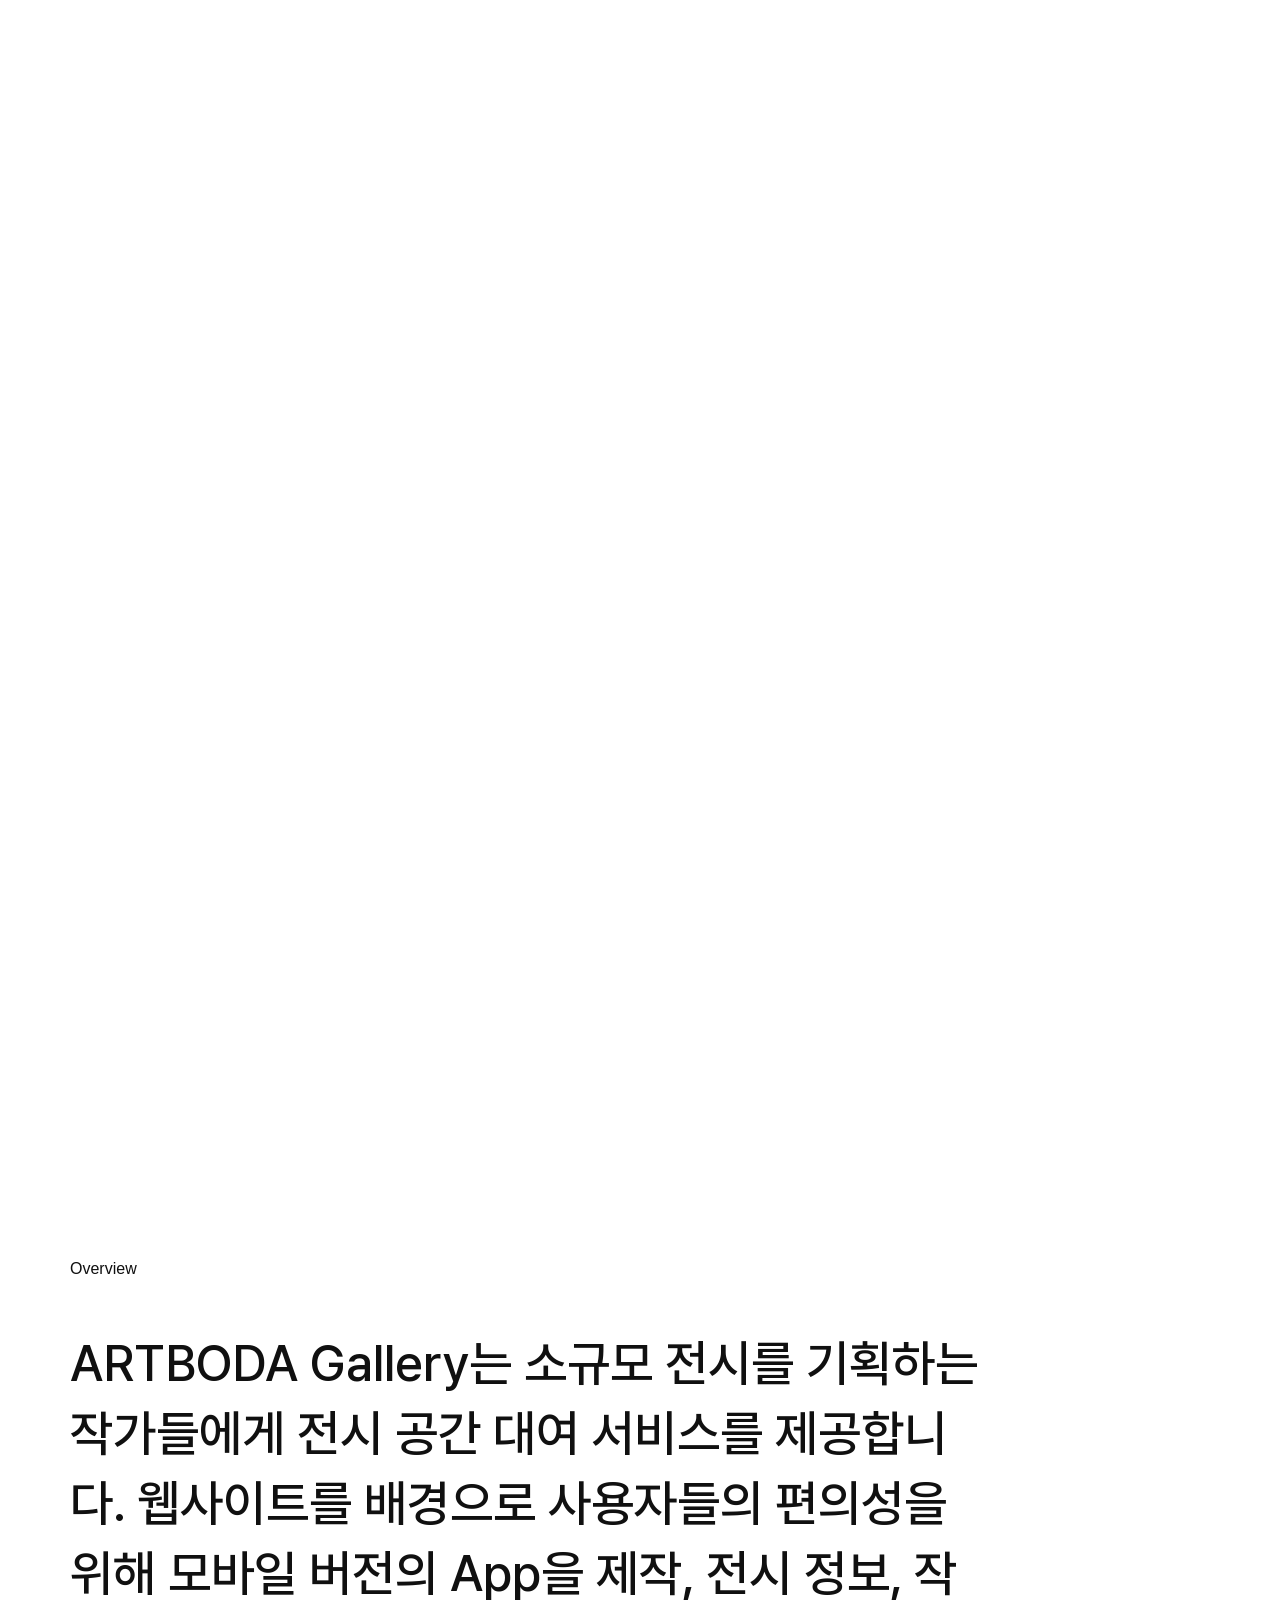
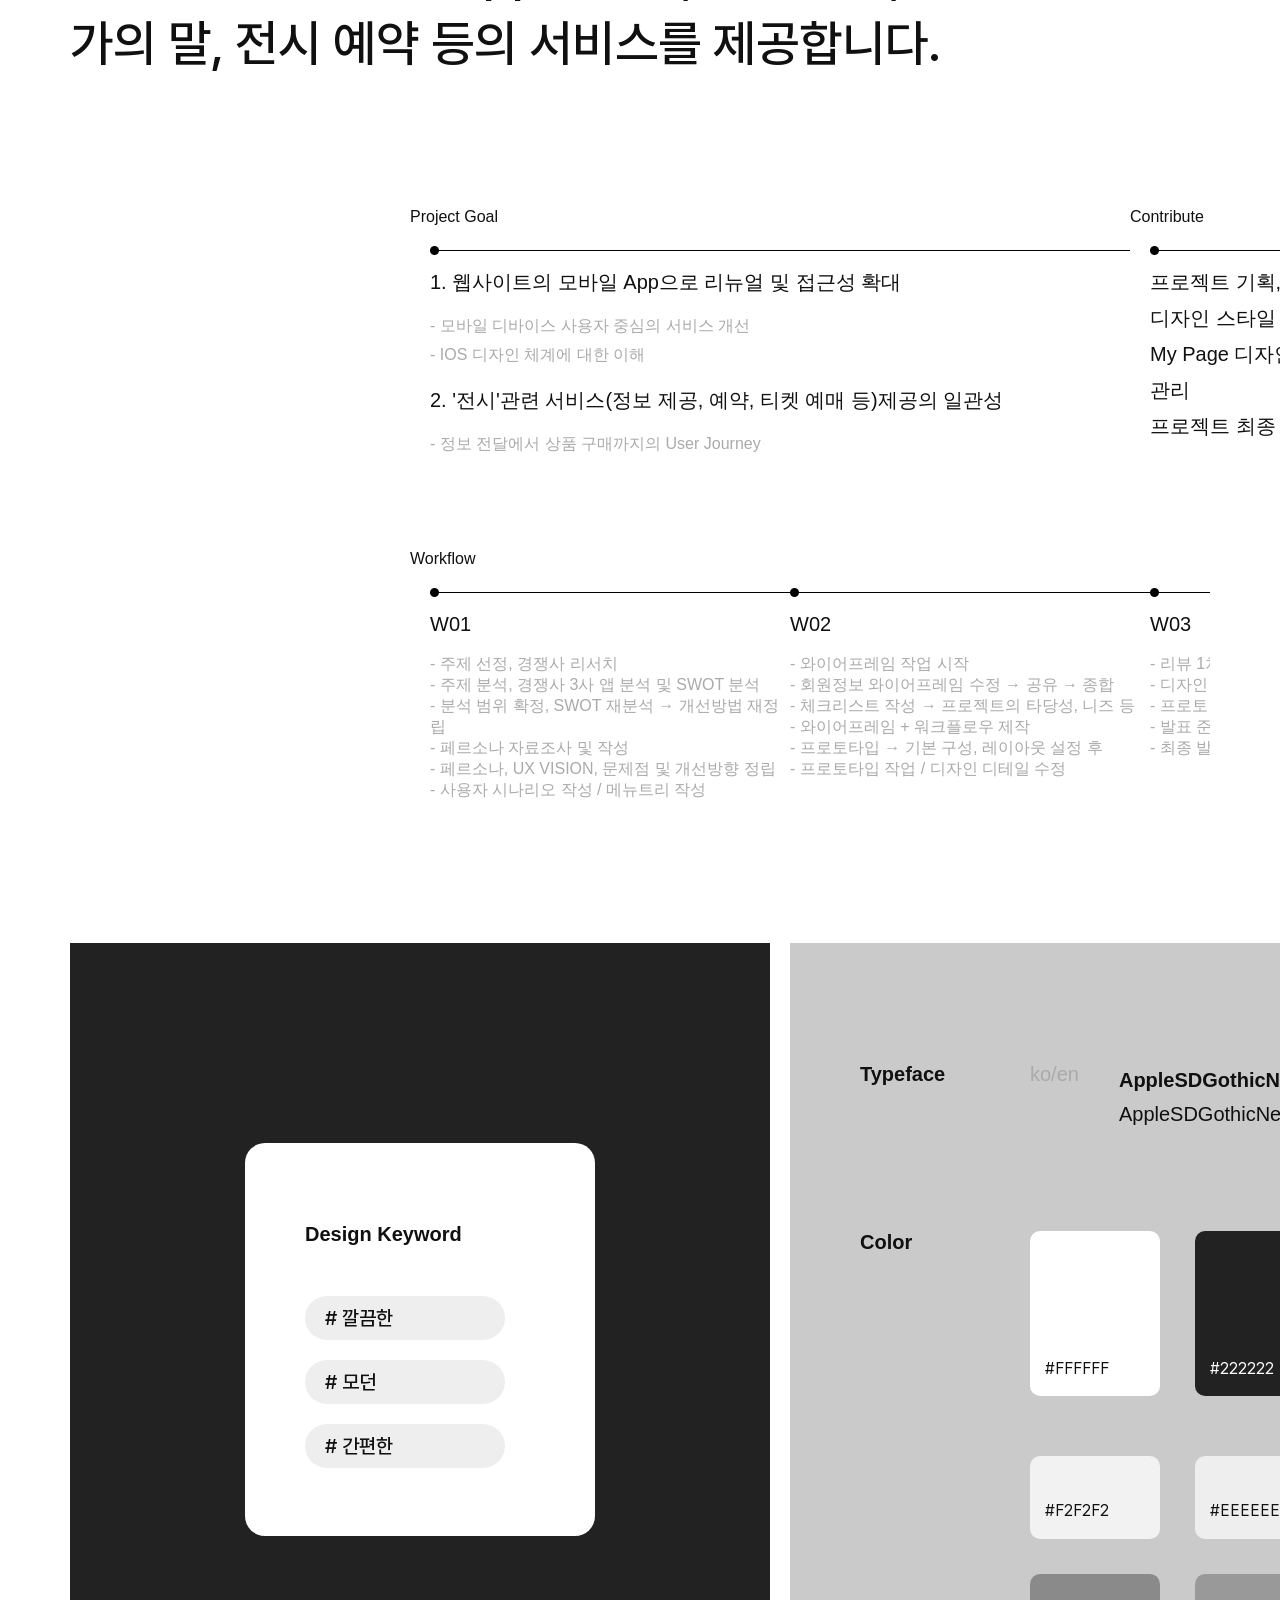
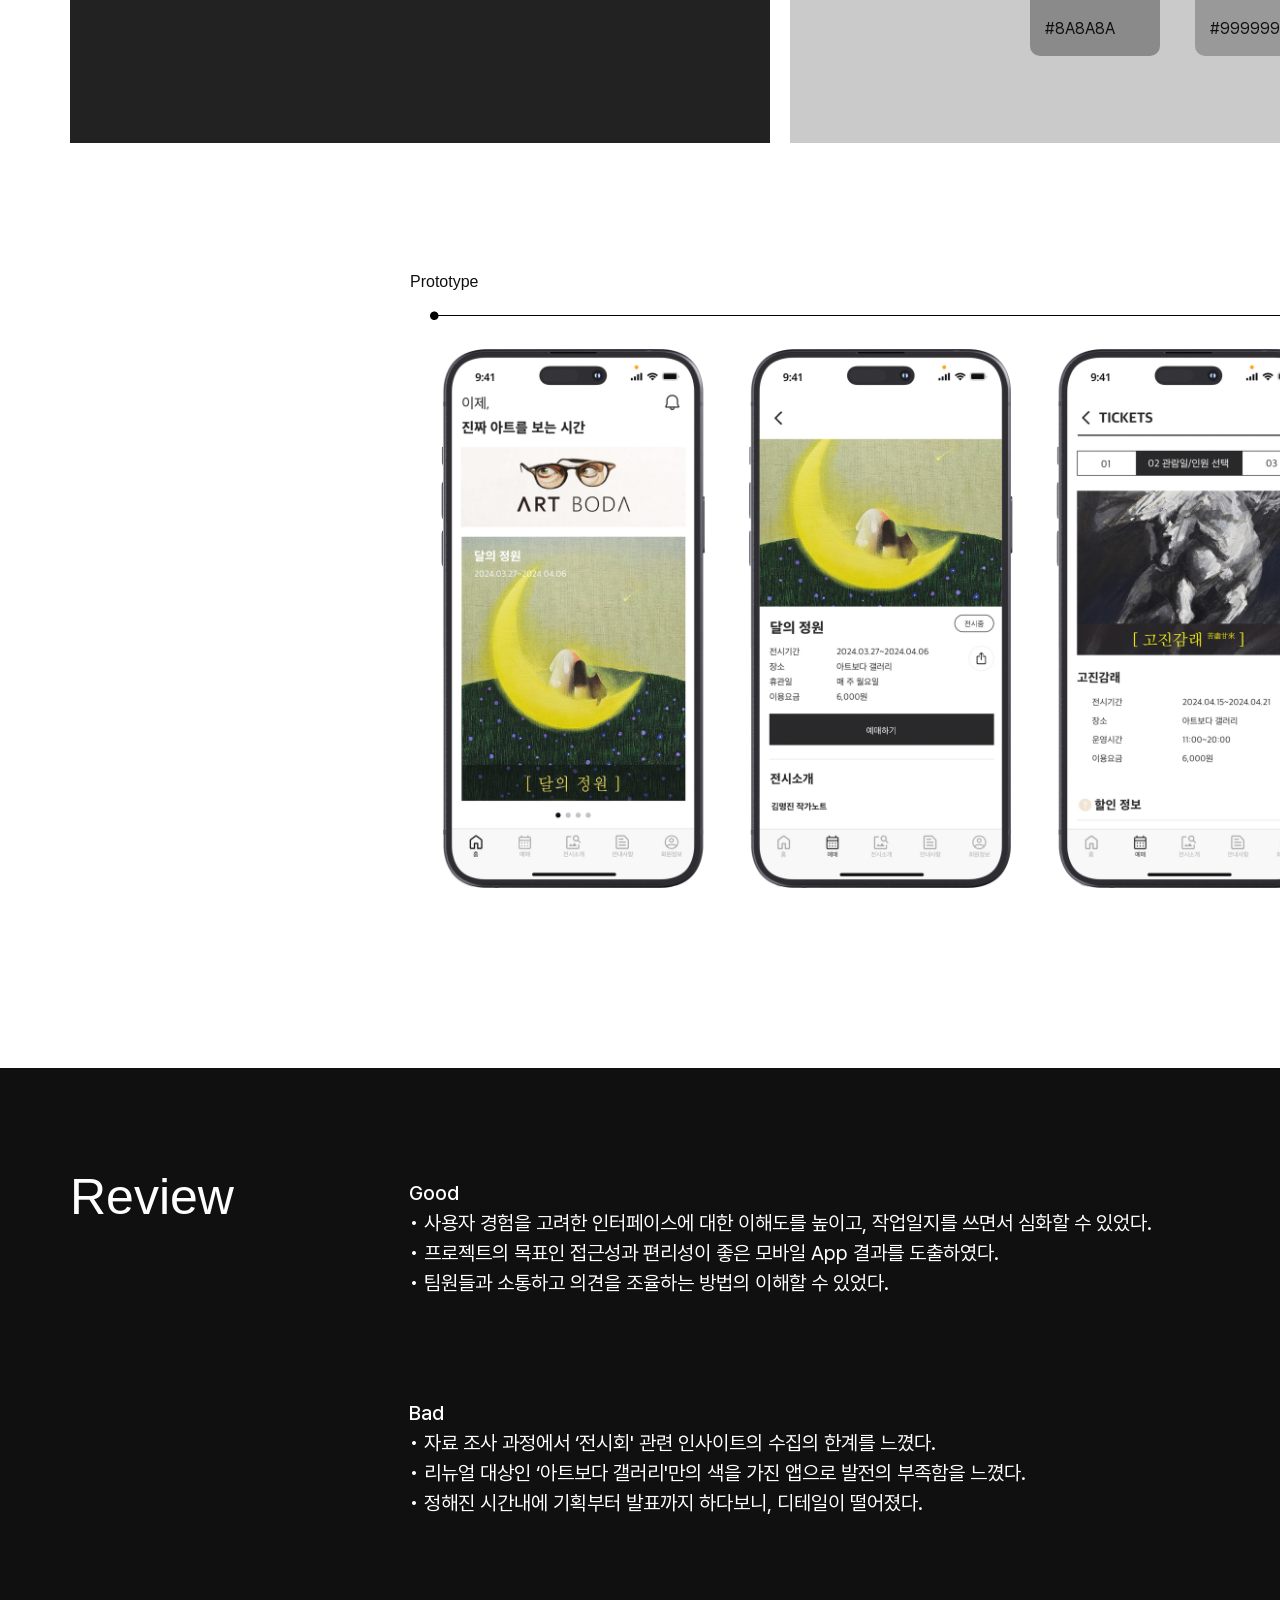
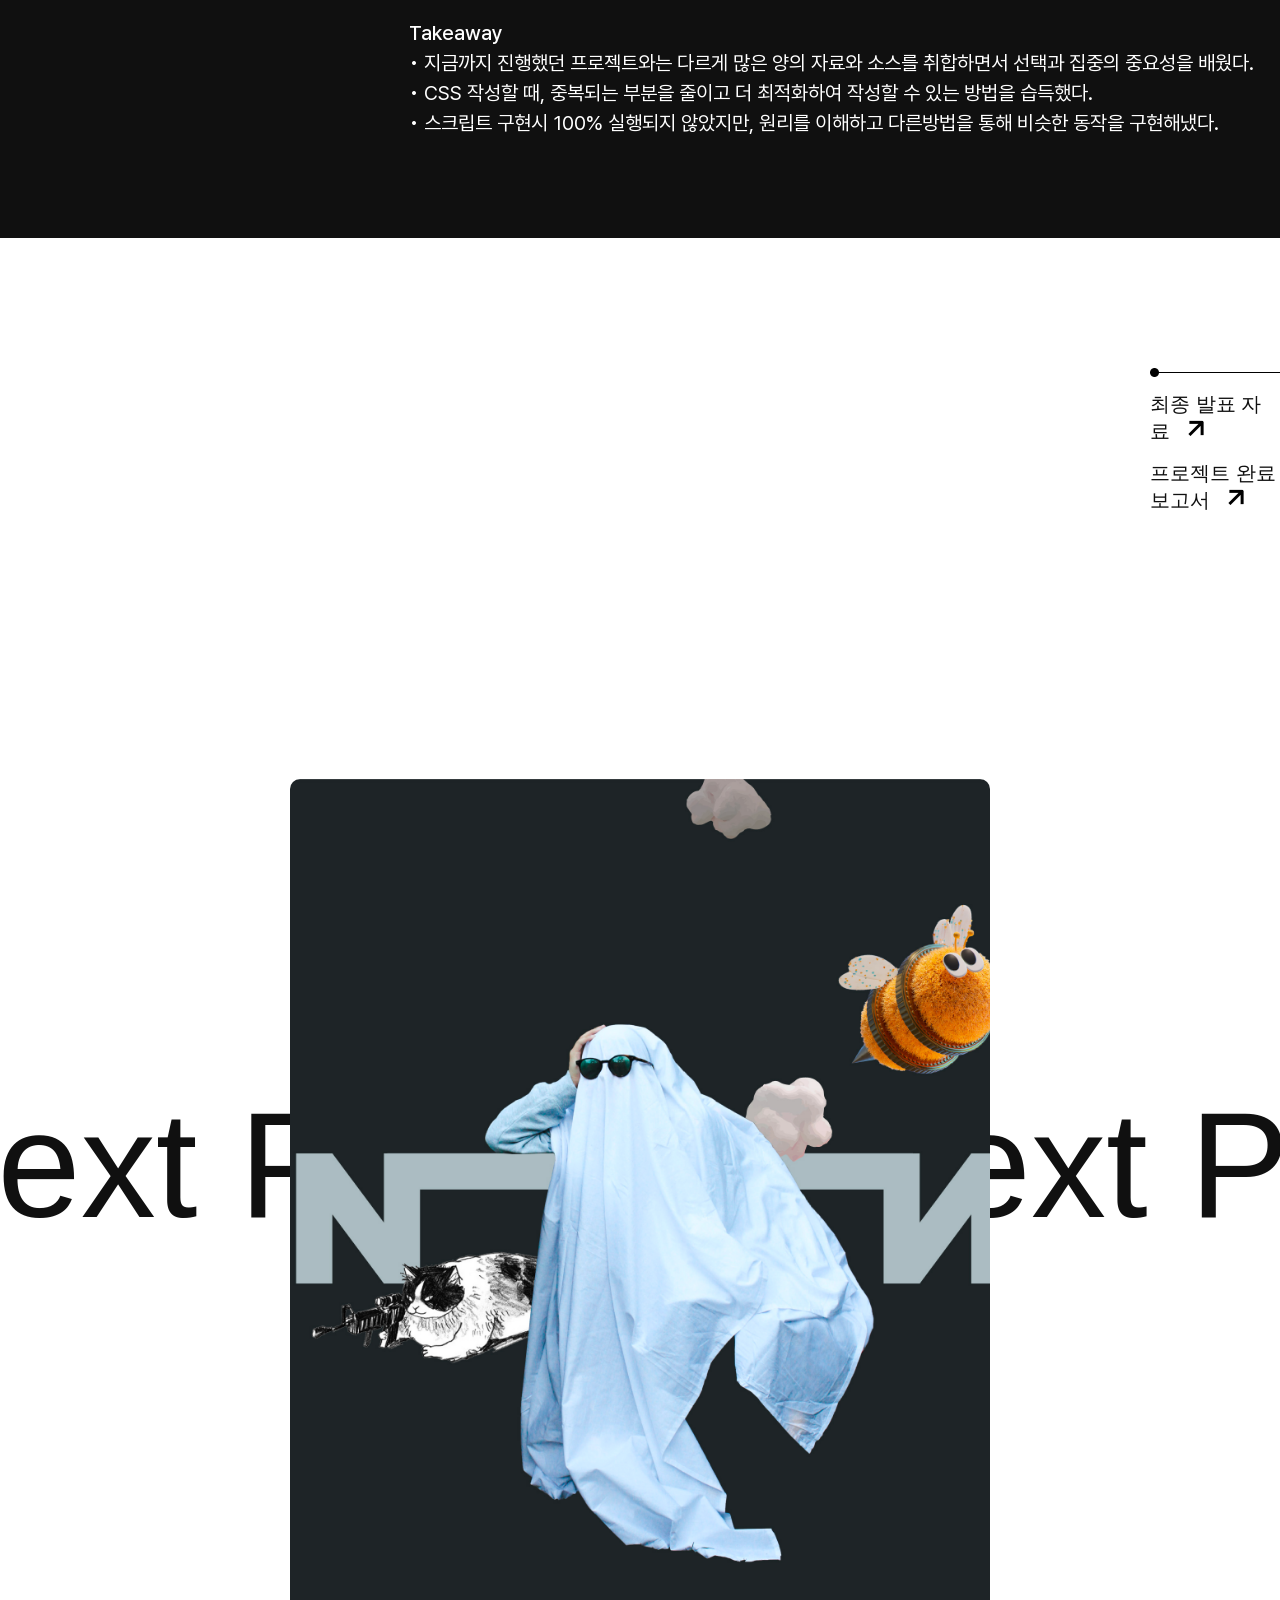
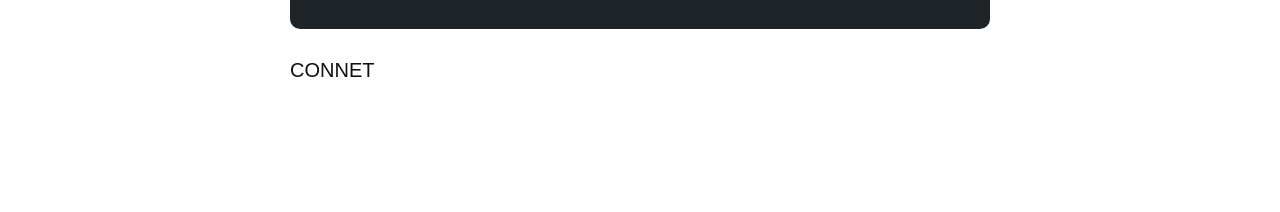
<file: works/artbodagallery.html>
<!DOCTYPE html>
<html lang="ko">

<head>
    <meta charset="utf-8">
    <title>ARTBODA Gallery</title>
    <meta name="viewport" content="width=device-width,initial-scale=1,minimum-scale=1,maximum-scale=1,user-scalable=no">

    <!----- favicon ----->
    <link rel="shortcut icon" href="../assets/images/favicon/favicon.ico" type="image/x-icon">
    <link rel="apple-touch-icon" sizes="180x180" href="./assets/images/favicon/apple-touch-icon.png">
    <link rel="icon" type="image/png" sizes="32x32" href="./assets/images/favicon/favicon32.png">
    <link rel="icon" type="image/png" sizes="16x16" href="./assets/images/favicon/favicon16.png">
    <link rel="manifest" href="./assets/images/favicon/site.webmanifest">

    <!----- open graph ----->
    <meta property="og:title" content="HWAVE">
    <meta property="og:description" content="EunhyeHa's Portfolio">
    <meta property="og:image" content="https://eunhyeha.github.io/2024Portfolio/assets/images/global/openGraph.jpg">
    <meta property="og:url" content="https://eunhyeha.github.io/2024Portfolio/index.html">

    <!----- reset ----->
    <link rel="stylesheet" href="../assets/styles/reset.css">

    <!----- font ----->
    <link rel="stylesheet" href="../assets/styles/poppins.css">
    <link rel="stylesheet" href="../assets/styles/pretendard.css">

    <!----- style ----->
    <!-- z-index 꼭 확인!!!!! -->
    <link rel="stylesheet" href="./global_w.css">
    <link rel="stylesheet" href="../assets/styles/globalVar.css">
    <link href="https://unpkg.com/aos@2.3.1/dist/aos.css" rel="stylesheet">

    <link rel="stylesheet" href="./artbodagallery.css">

    <!----- jQuery ----->
    <script src="../assets/Js/jquery-3.7.1.min.js"></script>
    <script src="../assets/Js/jquery-ui.min.js"></script>
    <script src="https://unpkg.com/aos@2.3.1/dist/aos.js"></script>
    <script src="./global_w.js" defer></script>

    <script src="./adererror.js" defer></script>
</head>

<body>
    
  <!----- header ----->
  <!-- frame-effect -->
  <div class="frame-effect" id="frameEffect">
    <video src="../assets/images/index/index-main-video.mp4" muted autoplay loop></video>
  </div>


  <header class="allPage-header">
    <!----- nav ----->
    <nav class="pc-main-nav">
      <ul class="menu-wrapper">

        <!-- menu -->
        <li class="menu">
          <a href="#" id="menuToggle" class="flip">menu</a>
        </li>

        <!-- logo -->
        <li class="menu-logo"><a href="../index.html"><img src="../assets/images/global/logo-b.png" alt="logo-b"></a></li>

        <!-- right-top -->
        <li class="menu-item">
            <div class="menu-item1"><a href="https://github.com/EunhyeHa">GitHub</a></div>
            <div class="menu-item2"><a href="mailto:grace9695@naver.com"><img src="../assets/images/global/icon-mail-b.png" alt="email"></a></div>
        </li>
      </ul>
    </nav>
  </header>

  <!--- header hidden-toggle --->
  <!----- menu-main ----->
  <section class="menu-main hidden" id="menuMain">
    <div class="menu-wrapper">
      <div class="menu-inner1">
        <ul class="hover-underline-menu">
          <li class="hover-effect"><a href="../about.html">About Me</a></li>
          <li class="hover-effect"><a href="https://github.com/EunhyeHa/portfolio" target="_blank">작업일지</a></li>
        </ul>
      </div>

      <div class="menu-inner2">
        <ul>
          <li>Works</li>
          <li class="mpj1"><a href="../works/adererror.html">Adererror</a></li>
          <li class="mpj2"><a href="../works/alchera.html">Alchera</a></li>
          <li class="mpj3"><a href="https://moundmedia.co.kr/home" target="_blank">MoundMedia</a></li>
          <li class="mpj4"><a href="../works/mercedes.html">Mercedes-Benz</a></li>
          <li class="mpj5"><a href="../works/artbodagallery.html">ARTBODA Gallery</a></li>
          <li class="mpj6"><a href="../works/connet.html">CONNET</a></li>
          <li class="mpj7"><a href="../works/etc.pdf" target="_blank">Etc</a></li>
        </ul>
      </div>
    </div>
  </section>

  <!----- menu-side ----->
  <section class="menu-side hidden">
    <div class="side-wrapper">
      <div class="side-inner1">
        <h1>Kakaotalk</h1>
        <img src="../assets/images/global/kakaotalk.JPG" alt="kakaotalk">
      </div>
      <div class="side-inner2">
        <h1>Contact Me</h1>
        <p>grace9695@naver.com</p>
      </div>
    </div>
  </section>



  <!------------------------ 여기부터 본문 내용 ------------------------>
  <!----- ader-main ----->
  <section class="ader-main">
    <div class="ader-main-pin">
      <div class="main-content">
        <a class="main-video-link" href="https://www.figma.com/proto/ovnWsjzUfyLx2k0De4hajU/ART-BODA-gallery?node-id=10-712&node-type=FRAME&t=nasw7YhhzpyAvTWM-1&scaling=scale-down-width&content-scaling=fixed&page-id=0%3A1" target="_blank" rel="noopener noreferrer">View Prototype
          <img src="../assets/images/works/artboda/main_prototype.jpg" alt="main_prototype">
        </a>
      </div>
      
      <div class="main-txtWrapper">
        <h1>ARTBODA gallery</h1>
        
        <div class="main-txt">
            <div class="txt1">
                <h2>프로젝트 종류</h2>
                <p>UXUI design</p>
            </div>
            <div class="txt2">
                <h2>프로젝트 인원</h2>
                <p>팀 프로젝트 / 4인</p>
            </div>
            <div class="txt3">
                <h2>프로젝트 기간</h2>
                <p>2024.03.18 - 2024.04.05</p>
            </div>
            <div class="txt4">
                <h2>Tools</h2>
                <p>Figma, illustrator, photoshop</p>
            </div>
        </div>
      </div>
    </div>
  </section>

  <!----- artbodaoverview ----->
  <section class="artbodaoverview">
    <div class="overview-title">
        <h3>Overview</h3>
        <h2>ARTBODA gallery는 소규모 전시를 기획하는 작가들에게 전시 공간 대여 서비스를 제공합니다. 
            웹사이트를 배경으로 사용자들의 편의성을 위해 모바일 버전의 app을 제작,
            전시 정보, 작가의 말, 전시 예약 등의 서비스를 제공합니다.
        </h2>
    </div>

    <div class="overview-txt">
        <!--- 목표, 기여도 --->
        <div class="txt1"> 
            <div class="goal">
                <h3>project goal</h3>
                <img src="../assets/images/works/works-lineL.png" alt="lineL"> 
                <p>1. 웹사이트의 모바일 app으로 리뉴얼 및 접근성 확대</p>
                <p class="list">
                    - 모바일 디바이스 사용자 중심의 서비스 개선 <br>
                    - iOS 디자인 체계에 대한 이해 <br>
                </p>
                <p>2. '전시'관련 서비스(정보 제공, 예약, 티켓 예매 등)제공의 일관성</p>
                <p class="list">
                    - 정보 전달에서 상품 구매까지의 user journey
                </p>

            </div>

            <div class="contribute">
                <h3>contribute</h3>
                <img src="../assets/images/works/works-lineS.png" alt="lineS">
                <p>프로젝트 기획, 리서치, SWOT 분석<br>
                    디자인 스타일 가이드라인 조정<br>
                    My Page 디자인 / 전체 페이지 디자인 관리<br>
                    프로젝트 최종 발표자료 준비
                </p>
            </div>
        </div>

        <!--- 작업순서 --->
        <div class="txt2">
            <div class="workflow">
                <h3>workflow</h3>
                <img src="../assets/images/works/works_lineFlow.png" alt="lineFlow">

            <div class="weeks">
            <div class="w1">
                <h4>W01</h4>
                <p>
                    - 주제 선정, 경쟁사 리서치 <br>
                    - 주제 분석, 경쟁사 3사 앱 분석 및 SWOT 분석 <br>
                    - 분석 범위 확정, SWOT 재분석 → 개선방법 재정립 <br>
                    - 페르소나 자료조사 및 작성 <br>
                    - 페르소나, UX VISION, 문제점 및 개선방향 정립 <br>
                    - 사용자 시나리오 작성 / 메뉴트리 작성 <br>
                </p>
            </div>

            <div class="w2">
                <h4>W02</h4>
                <p>
                    - 와이어프레임 작업 시작 <br>
                    - 회원정보 와이어프레임 수정 → 공유 → 종합 <br>
                    - 체크리스트 작성 → 프로젝트의 타당성, 니즈 등 <br>
                    - 와이어프레임 + 워크플로우 제작 <br>
                    - 프로토타입 → 기본 구성, 레이아웃 설정 후 <br>
                    - 프로토타입 작업 / 디자인 디테일 수정 <br>             
                </p>
            </div>

            <div class="w3">
                <h4>W03</h4>
                <p>
                    - 리뷰 1차 / 폰트 자간, 행간, 아이콘 간격 등 조절 <br>
                    - 디자인 마무리, 2차 리뷰, 디자인 소스 정리 <br>
                    - 프로토 타입 완성 / 최종 발표 준비 <br>
                    - 발표 준비 마무리, 연습 <br>
                    - 최종 발표 / 질의응답 <br>             
                </p>
            </div>
            </div>
        </div>
    </div>
    </div>
  </section>

  <!----- artbodaPrototype ----->
  <section class="artboda-prototype">
    <!--- 디자인 --->
    <div class="design">
        <div class="keyword">
            <div class="keyword-box">
                <h3>design keyword</h3>
                <p># 깔끔한</p>
                <p># 모던</p>
                <p># 간편한</p>
            </div>
        </div>

    <div class="content">
        <div class="typeColor">
            <div class="typeColor-box">
            <div class="type">
                <h3>Typeface</h3>
                <div class="ko">
                    <h4>ko/en</h4>
                        <div class="font">
                            <p>appleSDGothicNeoEB00</p>
                            <p>appleSDGothicNeoR00</p>
                        </div>
                    </div>
            </div>

            <div class="color">
                <h3>color</h3>
                
                <div class="main">
                    <div class="color1">
                        <p>#FFFFFF</p>
                    </div>
                    <div class="color2">
                        <p>#222222</p>
                    </div>
                </div>

                <div class="sub">
                    <div class="color1">
                        <p>#F2F2F2</p>
                    </div>
                    <div class="color2">
                        <p>#EEEEEE</p>
                    </div>
                    <div class="color3">
                        <p>#E8E8E8</p>
                    </div>
                    <div class="color4">
                        <p>#D9D9D9</p>
                    </div>
                    <div class="color5">
                        <p>#8A8A8A</p>
                    </div>
                    <div class="color6">
                        <p>#999999</p>
                    </div>
                    <div class="color7">
                        <p>#EDDBCA</p>
                    </div>
                    <div class="color8">
                        <p>#FF0000</p>
                    </div>
                </div>
            </div>
        </div>
        </div>
    </div>
    </div>

    <!--- 프로토타입 --->
    <div class="prototype">
        <div class="txt1">
            <h3>prototype</h3>
            <img src="../assets/images/works/works-lineL3.png" alt="lineL3">
            <p>
                <img src="../assets/images/works/artboda/prototype_img.png" alt="/prototype_img">
            </p>
        </div>

        <div class="txt2">
            <h3>link</h3>
            <img src="../assets/images/works/works-lineS.png" alt="lineS">            
            <p>
                <a href="https://www.figma.com/proto/ovnWsjzUfyLx2k0De4hajU/ART-BODA-gallery?node-id=10-712&node-type=FRAME&t=nasw7YhhzpyAvTWM-1&scaling=scale-down-width&content-scaling=fixed&page-id=0%3A1" target="_blank">prototype 보러가기
                <span><img src="../assets/images/works/works_arrow.png" alt="화살표"></span>
            </a>
            </p>
        </div>
    </div>

    <!--- 리뷰 --->
    <div class="review">
        <h2>review</h2>

        <div class="txt">
            <h3>good</h3>
                <p>• 사용자 경험을 고려한 인터페이스에 대한 이해도를 높이고, 작업일지를 쓰면서 심화할 수 있었다.</p>
                <p>• 프로젝트의 목표인 접근성과 편리성이 좋은 모바일 app 결과를 도출하였다.</p>
                <p class="last">• 팀원들과 소통하고 의견을 조율하는 방법의 이해할 수 있었다.</p>

            <h3>bad</h3>
                <p>• 자료 조사 과정에서 ‘전시회' 관련 인사이트의 수집의 한계를 느꼈다.</p>
                <p>• 리뉴얼 대상인 ‘아트보다 갤러리'만의 색을 가진 앱으로 발전의 부족함을 느꼈다.</p>
                <p class="last">• 정해진 시간내에 기획부터 발표까지 하다보니, 디테일이 떨어졌다.</p>

            <h3>takeaway</h3>
                <p>• 지금까지 진행했던 프로젝트와는 다르게 많은 양의 자료와 소스를 취합하면서 선택과 집중의 중요성을 배웠다.</p>
                <p>• CSS 작성할 때, 중복되는 부분을 줄이고 더 최적화하여 작성할 수 있는 방법을 습득했다.</p>
                <p class="last">• 스크립트 구현시 100% 실행되지 않았지만, 원리를 이해하고 다른방법을 통해 비슷한 동작을 구현해냈다.</p>
        </div>
    </div>

    <!--- 결과물 링크/파일 --->
    <div class="document">
        <img src="../assets/images/works/works-lineS.png" alt="lineS">
        <p>
            <a href="./files/artobodagallery/artbodagallery_최종발표.pdf" target="_blank">최종 발표 자료
            <span><img src="../assets/images/works/works_arrow.png" alt="arrow"></span>
        </a>
        </p>

        <p>
            <a href="./files/artobodagallery/artbodagallery_완료보고서.pdf" target="_blank">프로젝트 완료 보고서
            <span><img src="../assets/images/works/works_arrow.png" alt="arrow"></span>
        </a>
        </p>
    </div>

  </section>

  <!----- next-project -----> 
  <section class="next-project">
    <div class="pj-title"> 
        next project ∙
    </div> 

    <div class="thumbnail">
        <a href="./connet.html">
            <span class="thumb-crop">
                <img src="../assets/images/works/next_connet.jpg" alt="next_connet">
            </span>
            <p>CONNET</p>
        </a>
    </div>
  </section>

  <!----- back to top ----->
  <div class="back-to-top">
    <a href="#"><img src="../assets/images/global/back-to-top.png" alt="back-to-top"></a>
  </div>
  <div class="main-video-cursor" aria-hidden="true"><span class="main-video-cursor-txt">Visit Site</span></div>
</body>
</html>
</file>
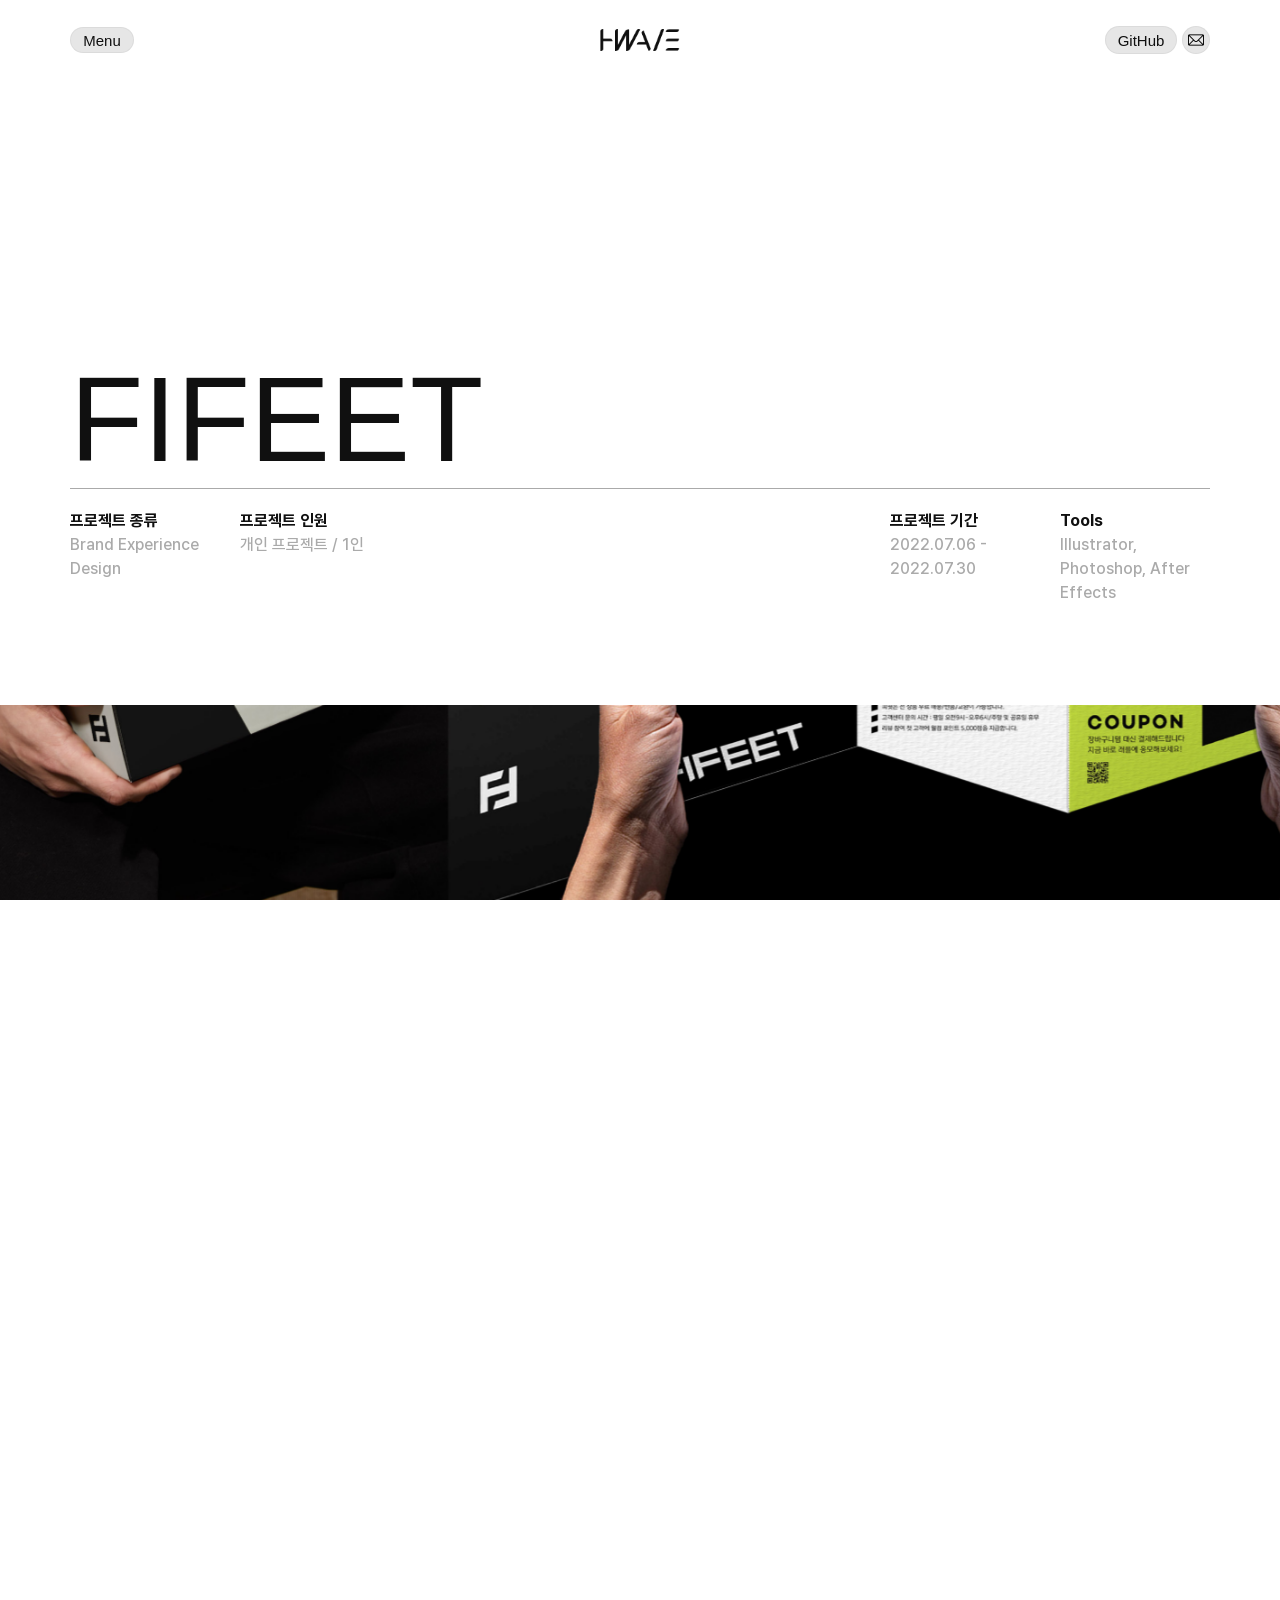
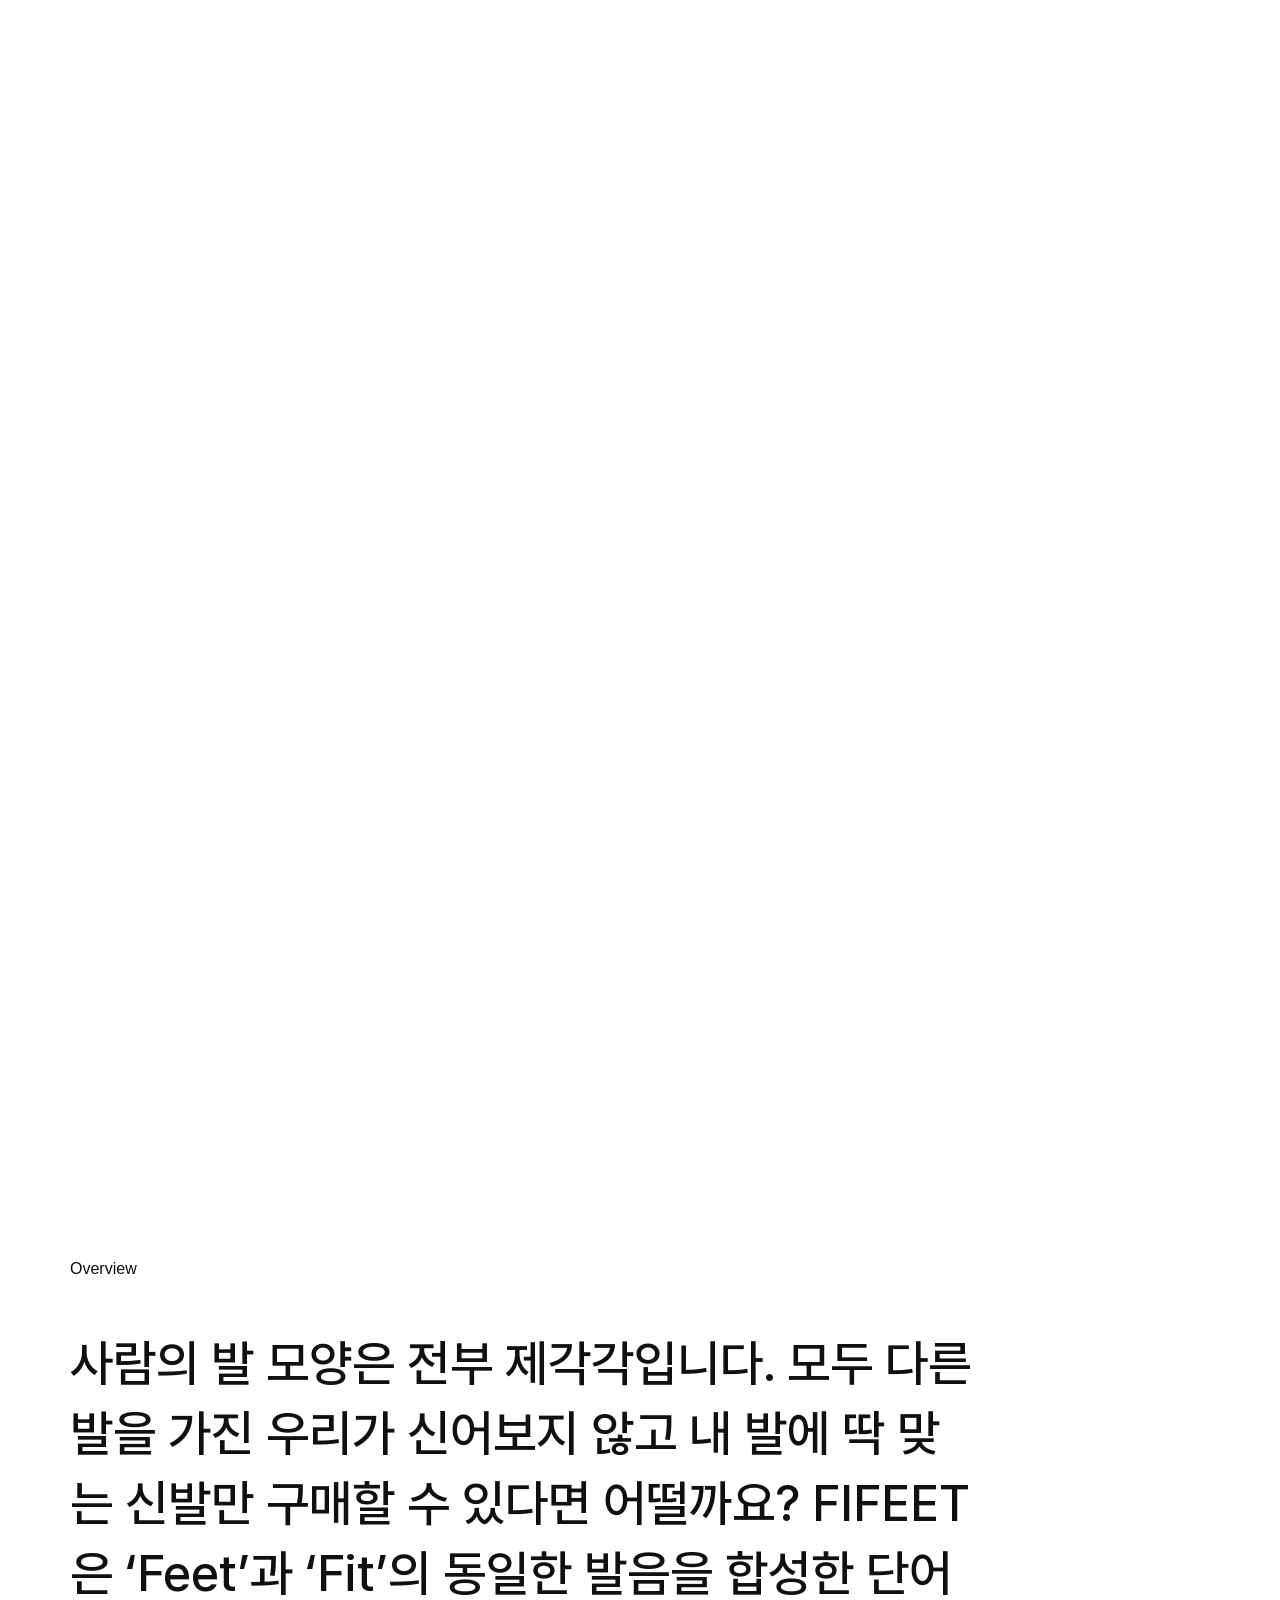
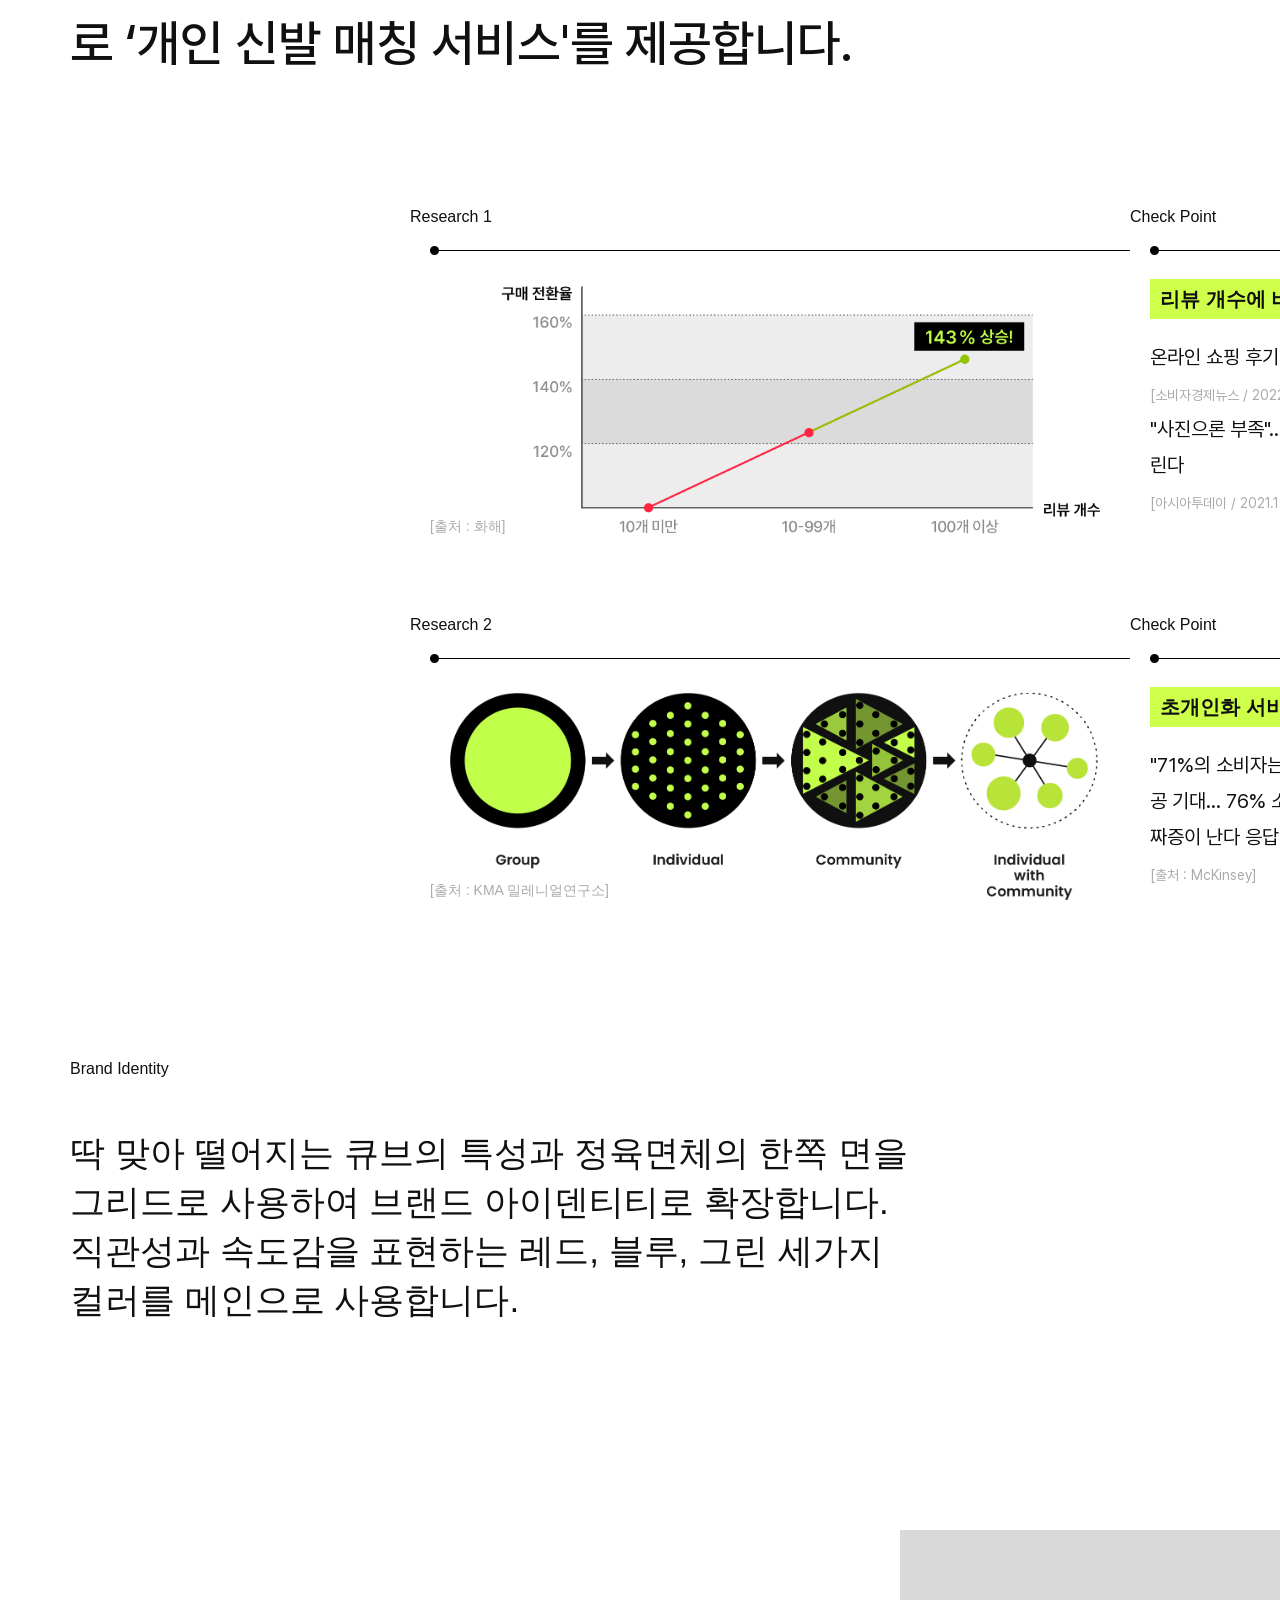
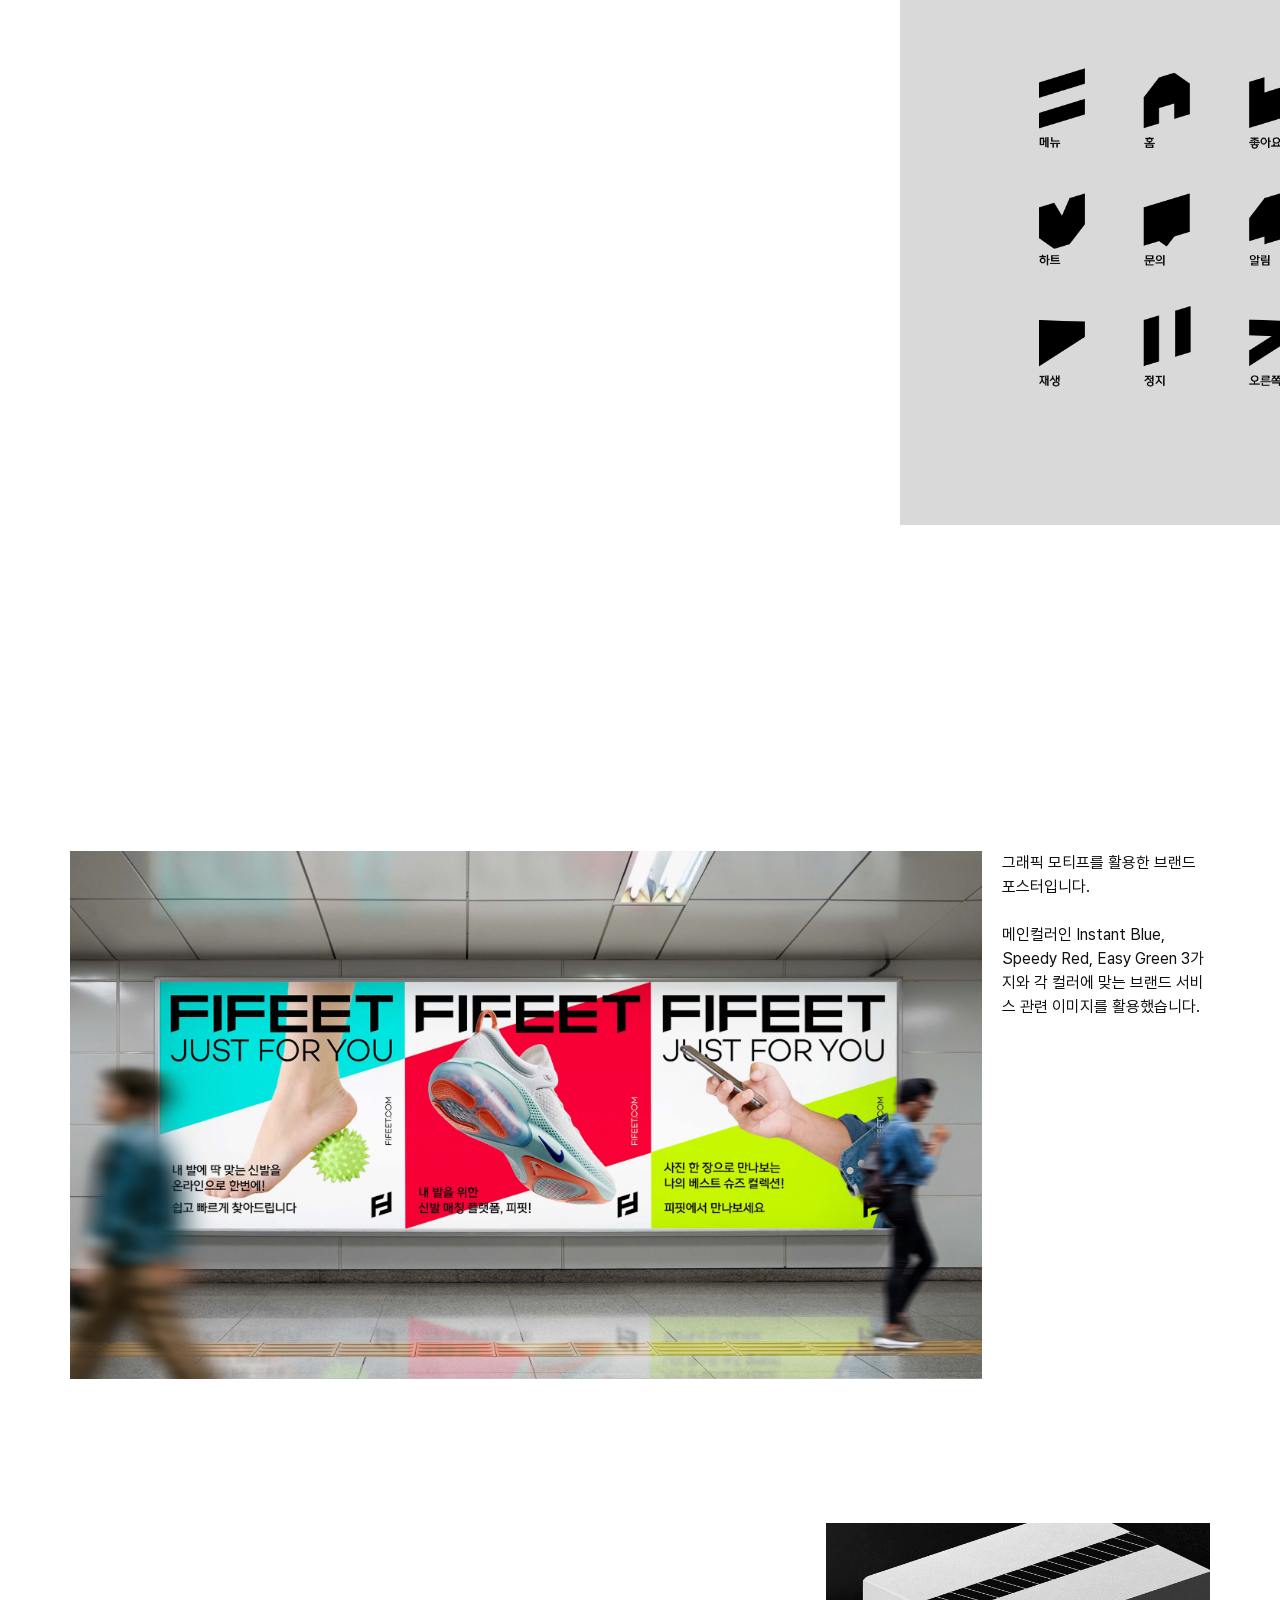
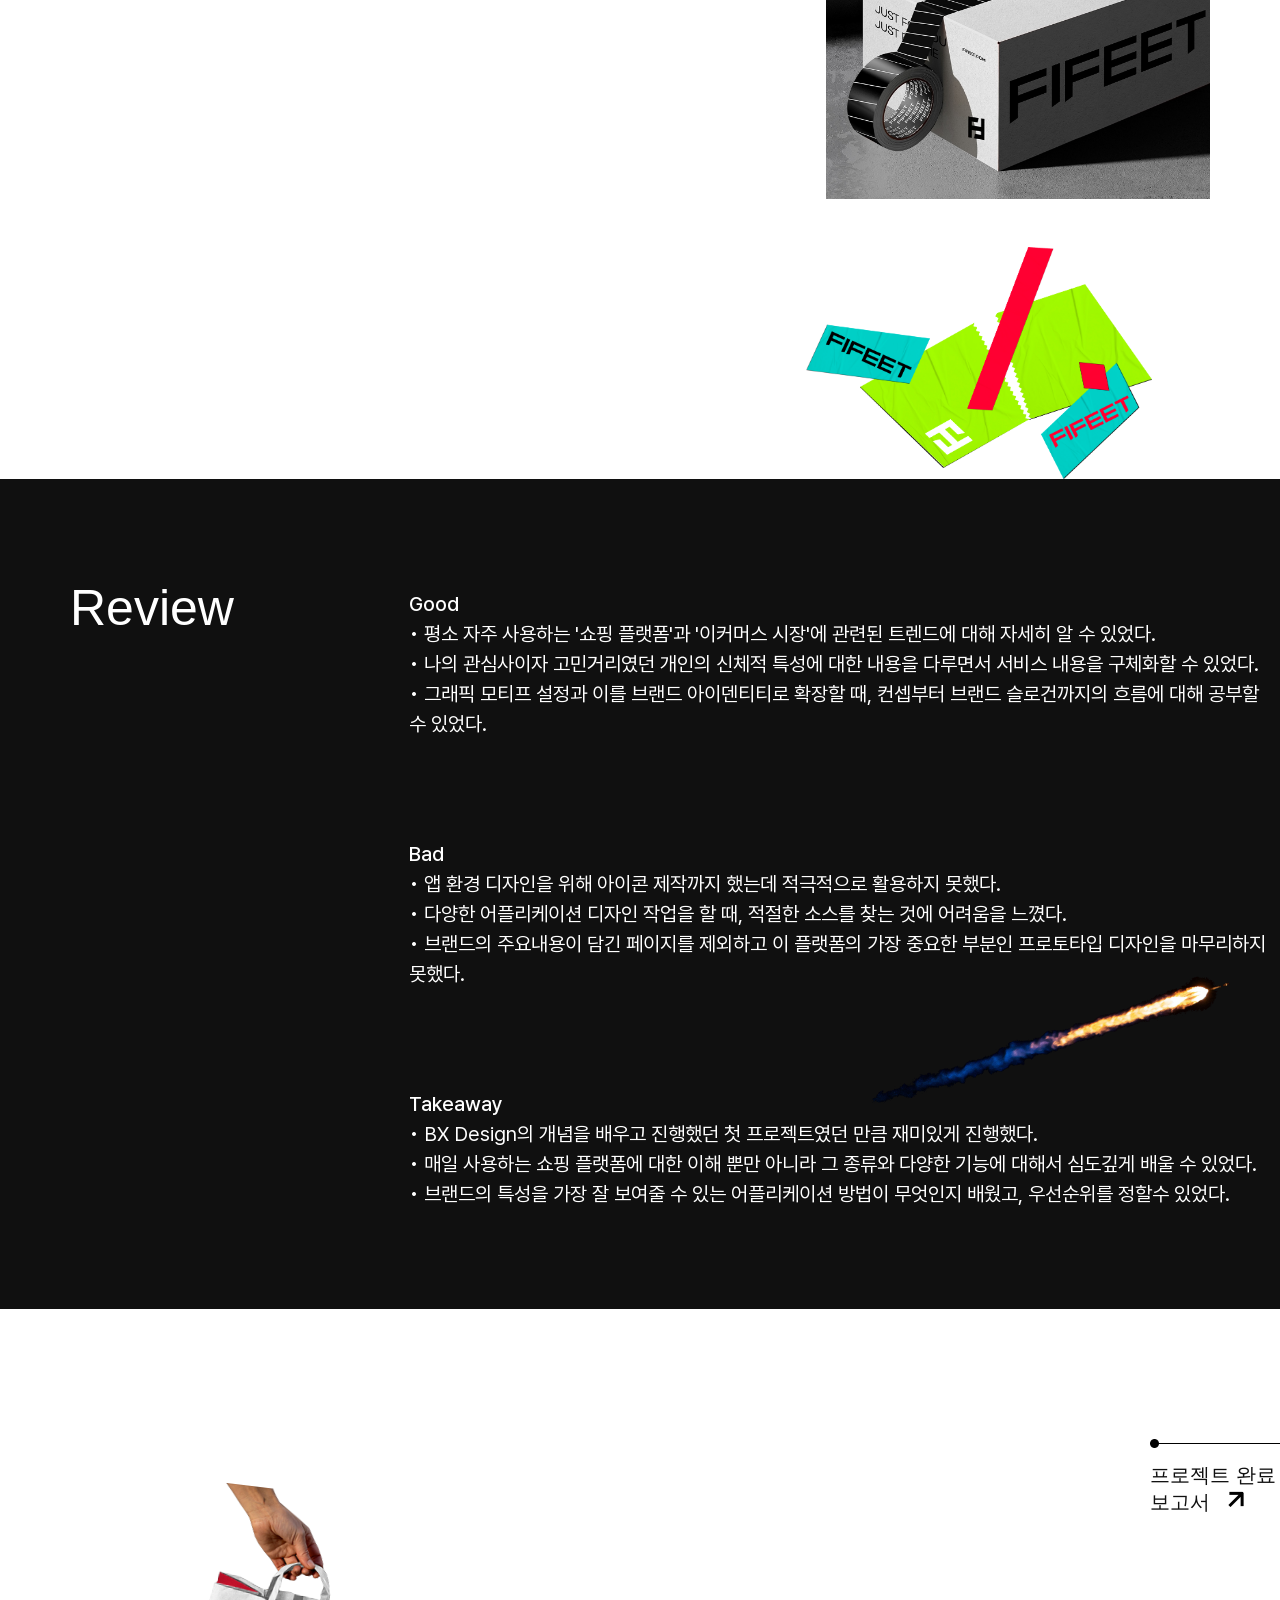
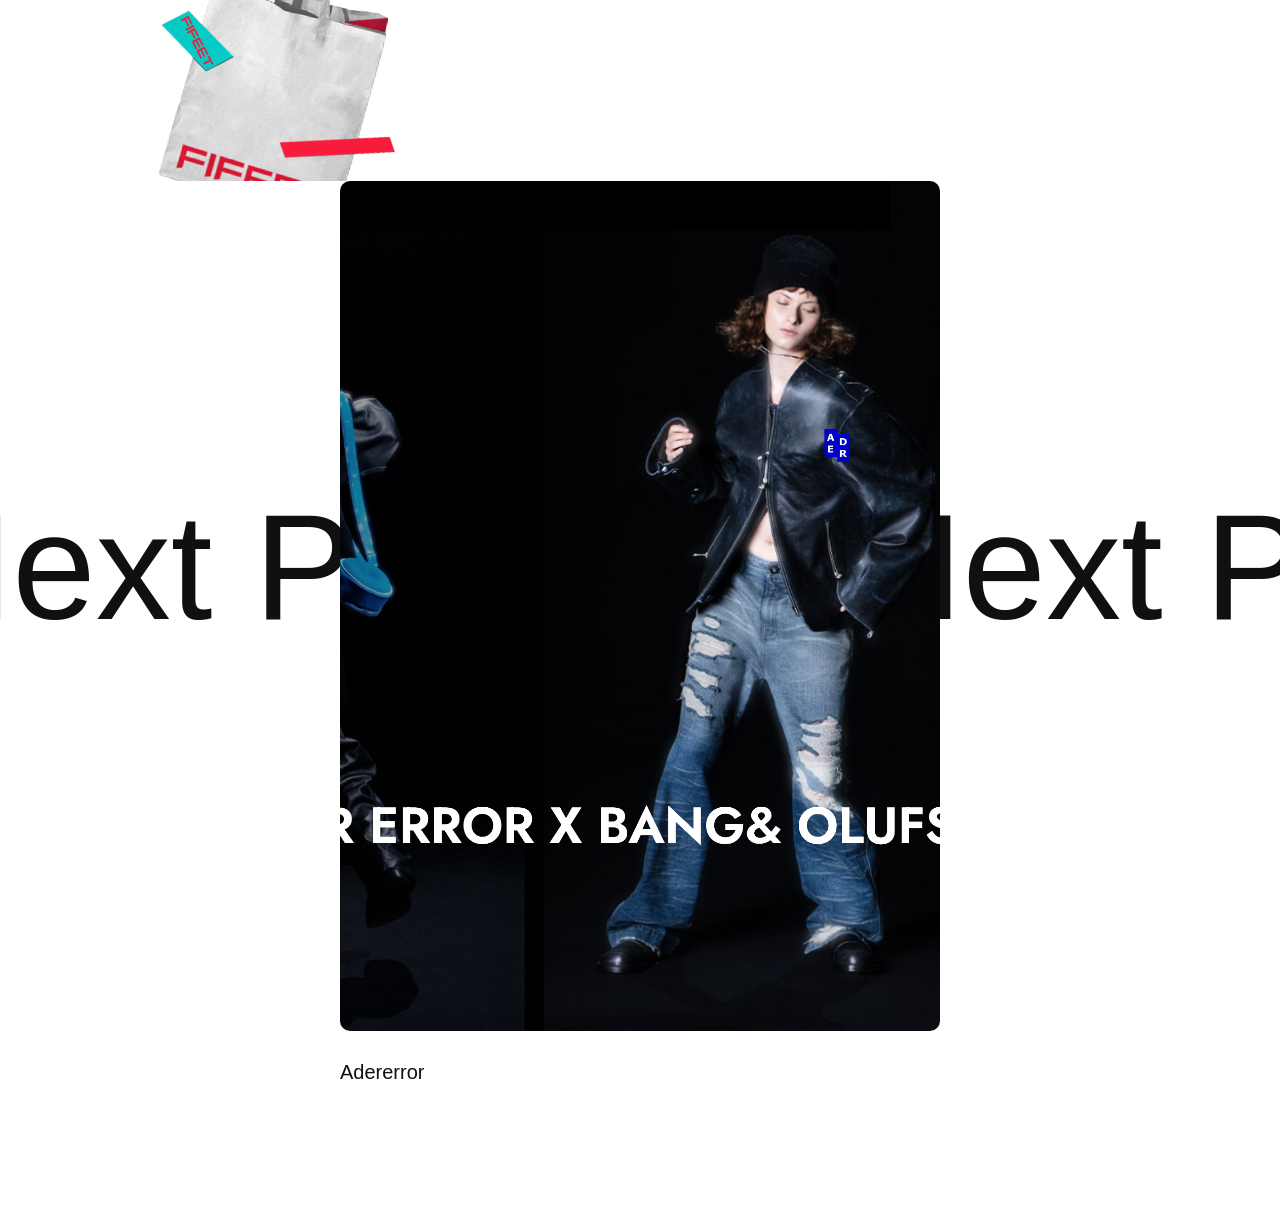
<file: works/fifeet.html>
<!DOCTYPE html>
<html lang="ko">

<head>
    <meta charset="utf-8">
    <title>FIFEET</title>
    <meta name="viewport" content="width=device-width,initial-scale=1,minimum-scale=1,maximum-scale=1,user-scalable=no">

    <!----- favicon ----->
    <link rel="shortcut icon" href="../assets/images/favicon/favicon.ico" type="image/x-icon">
    <link rel="apple-touch-icon" sizes="180x180" href="./assets/images/favicon/apple-touch-icon.png">
    <link rel="icon" type="image/png" sizes="32x32" href="./assets/images/favicon/favicon32.png">
    <link rel="icon" type="image/png" sizes="16x16" href="./assets/images/favicon/favicon16.png">
    <link rel="manifest" href="./assets/images/favicon/site.webmanifest">

    <!----- open graph ----->
    <meta property="og:title" content="HWAVE">
    <meta property="og:description" content="EunhyeHa's Portfolio">
    <meta property="og:image" content="https://eunhyeha.github.io/2024Portfolio/assets/images/global/openGraph.jpg">
    <meta property="og:url" content="https://eunhyeha.github.io/2024Portfolio/index.html">

    <!----- reset ----->
    <link rel="stylesheet" href="../assets/styles/reset.css">

    <!----- font ----->
    <link rel="stylesheet" href="../assets/styles/poppins.css">
    <link rel="stylesheet" href="../assets/styles/pretendard.css">

    <!----- style ----->
    <!-- z-index 꼭 확인!!!!! -->
    <link rel="stylesheet" href="./global_w.css">
    <link rel="stylesheet" href="../assets/styles/globalVar.css">
    <link href="https://unpkg.com/aos@2.3.1/dist/aos.css" rel="stylesheet">

    <link rel="stylesheet" href="./fifeet.css">

    <!----- jQuery ----->
    <script src="../assets/Js/jquery-3.7.1.min.js"></script>
    <script src="../assets/Js/jquery-ui.min.js"></script>
    <script src="https://unpkg.com/aos@2.3.1/dist/aos.js"></script>
    <script src="./global_w.js" defer></script>

    <script src="./fifeet.js" defer></script>
    <script src="./adererror.js" defer></script>
</head>

<body>

  <!----- header ----->
  <!-- frame-effect -->
  <div class="frame-effect" id="frameEffect">
    <video src="../assets/images/index/index-main-video.mp4" muted autoplay loop></video>
  </div>

  <header class="allPage-header">
    <!----- nav ----->
    <nav class="pc-main-nav">
      <ul class="menu-wrapper">

        <!-- menu -->
        <li class="menu">
          <a href="#" id="menuToggle" class="flip">menu</a>
        </li>

        <!-- logo -->
        <li class="menu-logo"><a href="../index.html"><img src="../assets/images/global/logo-b.png" alt="logo-b"></a></li>

        <!-- right-top -->
        <li class="menu-item">
          <div class="menu-item1"><a href="https://github.com/EunhyeHa">GitHub</a></div>
          <div class="menu-item2"><a href="mailto:grace9695@naver.com"><img src="../assets/images/global/icon-mail-b.png" alt="email"></a></div>
        </li>
      </ul>
    </nav>
  </header>

  <!--- header hidden-toggle --->
  <!----- menu-main ----->
  <section class="menu-main hidden" id="menuMain">
    <div class="menu-wrapper">
      <div class="menu-inner1">
        <ul class="hover-underline-menu">
          <li class="hover-effect"><a href="../about.html">About Me</a></li>
          <li class="hover-effect"><a href="https://github.com/EunhyeHa/portfolio" target="_blank">작업일지</a></li>
        </ul>
      </div>

      <div class="menu-inner2">
        <ul>
          <li>Works</li>
          <li class="mpj1"><a href="../works/adererror.html">Adererror</a></li>
          <li class="mpj2"><a href="../works/fifeetgallery.html">fifeet Gallery</a></li>
          <li class="mpj3"><a href="../works/mercedes.html">Mercedes-Benz</a></li>
          <li class="mpj4"><a href="../works/connet.html">CONNET</a></li>
          <li class="mpj5"><a href="../works/fifeet.html">FIFFET</a></li>
        </ul>
      </div>
    </div>
  </section>

  <!----- menu-side ----->
  <section class="menu-side hidden">
    <div class="side-wrapper">
      <div class="side-inner1">
        <h1>Kakaotalk</h1>
        <img src="../assets/images/global/kakaotalk.JPG" alt="kakaotalk">
      </div>
      <div class="side-inner2">
        <h1>Contact Me</h1>
        <p>grace9695@naver.com</p>
      </div>
    </div>
  </section>



  <!------------------------ 여기부터 본문 내용 ------------------------>
  <!----- ader-main ----->
  <section class="ader-main">
    <div class="ader-main-pin">
      <div class="main-content">
        <img src="../assets/images/works/fifeet/main_experience.jpg" alt="main_experience">
      </div>
      
      <div class="main-txtWrapper">
        <h1>FIFEET</h1>
        
        <div class="main-txt">
            <div class="txt1">
                <h2>프로젝트 종류</h2>
                <p>brand experience design</p>
            </div>
            <div class="txt2">
                <h2>프로젝트 인원</h2>
                <p>개인 프로젝트 / 1인</p>
            </div>
            <div class="txt3">
                <h2>프로젝트 기간</h2>
                <p>2022.07.06 - 2022.07.30</p>
            </div>
            <div class="txt4">
                <h2>Tools</h2>
                <p>illustrator, photoshop, after effects</p>
            </div>
        </div>
      </div>
    </div>
  </section>

  <!----- fifeetoverview ----->
  <section class="fifeetoverview">
    <div class="overview-title">
        <h3>Overview</h3>
        <h2>사람의 발 모양은 전부 제각각입니다.
            모두 다른 발을 가진 우리가 신어보지 않고 내 발에 딱 맞는 신발만 구매할 수 있다면 어떨까요?
            FIFEET은 ‘feet’과 ‘fit’의 동일한 발음을 합성한 단어로 ‘개인 신발 매칭 서비스'를 제공합니다.
        </h2>
    </div>

    <div class="overview-txt">
        <!--- 리서치 --->
        <div class="txt1"> 
            <div class="research">
                <h3>research 1</h3>
                <img src="../assets/images/works/works-lineL.png" alt="lineL"> 
                <p>
                    <img src="../assets/images/works/fifeet/overview_research1.png" alt="overview_research1">
                </p>
                <p class="content">[출처 : 화해]</p>
            </div>

            <div class="check">
                <h3>check point</h3>
                <img src="../assets/images/works/works-lineS.png" alt="lineS">
                <h4>리뷰 개수에 비례하는 구매 전환율</h4>
                <p>온라인 쇼핑 후기 ‘실제 구매에 큰 영향’ 미쳐 <br> 
                    <span>[소비자경제뉴스 / 2022.01.11]</span> <br>
                    "사진으론 부족"…동영상 리뷰에 소비자들 몰린다 <br>
                    <span>[아시아투데이 / 2021.12.16]</span> 
                </p>
            </div>
        </div>

        <div class="txt2"> 
            <div class="research">
                <h3>research 2</h3>
                <img src="../assets/images/works/works-lineL.png" alt="lineL">
                <p>
                    <img src="../assets/images/works/fifeet/overview_research2.png" alt="overview_research2">
                </p>
                <p class="content">[출처 : KMA 밀레니얼연구소]</p>
            </div>

            <div class="check">
                <h3>check point</h3>
                <img src="../assets/images/works/works-lineS.png" alt="lineS">
                <h4>초개인화 서비스의 고도화</h4>
                <p>"71%의 소비자는 기업이 개인화된 경험 제공 기대...
                    76% 소비자는 그렇지 않았을 때 짜증이 난다 응답." <br>
                    <span>[출처 : McKinsey]</span>
                </p>
            </div>
        </div>

    </div>
  </section>

  <!----- fifeetDesign----->
  <section class="fifeet-design">
    <div class="design-title">
        <h3>brand identity</h3>
        <h2>딱 맞아 떨어지는 큐브의 특성과 정육면체의 한쪽 면을 그리드로 사용하여 브랜드 아이덴티티로 확장합니다. 직관성과 속도감을 표현하는 레드, 블루, 그린 세가지 컬러를 메인으로 사용합니다.</h2>
    </div>

    <!--- 이미지 슬라이더 --->
    <div class="slider-container">
        <div class="identity">
            <div class="concept">
                <video src="../assets/images/works/fifeet/design_concept.mp4" muted autoplay loop></video>
            </div>

            <div class="icon">
                <img src="../assets/images/works/fifeet/design_icon.jpg" alt="design_icon">
            </div>

            <div class="logo">
                <video src="../assets/images/works/fifeet/design_logo.mp4" muted autoplay loop></video>    
            </div>

            <div class="poster">
              <img src="../assets/images/works/fifeet/design_insta.jpg" alt="design_insta">
            </div>
        </div>
    </div>

    <!--- 어플리케이션 --->
    <div class="application">
      <div class="poster">
        <img src="../assets/images/works/fifeet/design_poster.jpg" alt="design_poster">
        <p>그래픽 모티프를 활용한 브랜드 포스터입니다.
           <br> <br>
          메인컬러인 instant blue, speedy red, easy green 
          3가지와 각 컬러에 맞는 브랜드 서비스 관련 이미지를 활용했습니다.</p>
      </div>
        <img src="../assets/images/works/fifeet/design_package.jpg" alt="design_package">
    </div>


    <!--- 리뷰 --->
    <div class="review">
        <h2>review</h2>

        <div class="txt">
            <h3>good</h3>
                <p>• 평소 자주 사용하는 '쇼핑 플랫폼'과 '이커머스 시장'에 관련된 트렌드에 대해 자세히 알 수 있었다.</p>
                <p>• 나의 관심사이자 고민거리였던 개인의 신체적 특성에 대한 내용을 다루면서 서비스 내용을 구체화할 수 있었다.</p>
                <p class="last">• 그래픽 모티프 설정과 이를 브랜드 아이덴티티로 확장할 때, 컨셉부터 브랜드 슬로건까지의 흐름에 대해 공부할 수 있었다.</p>

            <h3>bad</h3>
                <p>• 앱 환경 디자인을 위해 아이콘 제작까지 했는데 적극적으로 활용하지 못했다.</p>
                <p>• 다양한 어플리케이션 디자인 작업을 할 때, 적절한 소스를 찾는 것에 어려움을 느꼈다.</p>
                <p class="last">• 브랜드의 주요내용이 담긴 페이지를 제외하고 이 플랫폼의 가장 중요한 부분인 프로토타입 디자인을 마무리하지 못했다.</p>

            <h3>takeaway</h3>
              <p>• BX design의 개념을 배우고 진행했던 첫 프로젝트였던 만큼 재미있게 진행했다.</p>
              <p>• 매일 사용하는 쇼핑 플랫폼에 대한 이해 뿐만 아니라 그 종류와 다양한 기능에 대해서 심도깊게 배울 수 있었다.</p>
              <p class="last">• 브랜드의 특성을 가장 잘 보여줄 수 있는 어플리케이션 방법이 무엇인지 배웠고, 우선순위를 정할수 있었다.</p>
        </div>

        <!-- 추가 요소 -->
        <div class="sticker">
          <img src="../assets/images/works/fifeet/review_sticker.png" alt="review_sticker">
        </div>
      
        <div class="rocket">
            <img src="../assets/images/works/fifeet/review_rocket.png" alt="review_rocket">
        </div>
      
        <div class="bag">
            <img src="../assets/images/works/fifeet/review_bag.png" alt="review_bag">
        </div>
    </div>

    <!--- 결과물 링크/파일 --->
    <div class="document">
        <img src="../assets/images/works/works-lineS.png" alt="lineS">

        <p>
            <a href="./files/fifeet/fifeet_완료보고서.pdf" target="_blank">프로젝트 완료 보고서
            <span><img src="../assets/images/works/works_arrow.png" alt="arrow"></span>
        </a>
        </p>
    </div>

  </section>

  <!----- next-project -----> 
  <section class="next-project">
    <div class="pj-title">
      next project ∙
    </div> 

    <div class="thumbnail">
        <a href="./adererror.html">
            <img src="../assets/images/works/next_adererror.png" alt="next_adererror">
            <p>adererror</p>
        </a>
    </div>
  </section>

  <!----- back to top ----->
  <div class="back-to-top">
    <a href="#"><img src="../assets/images/global/back-to-top.png" alt="back-to-top"></a>
  </div>

</body>
</html>
</file>
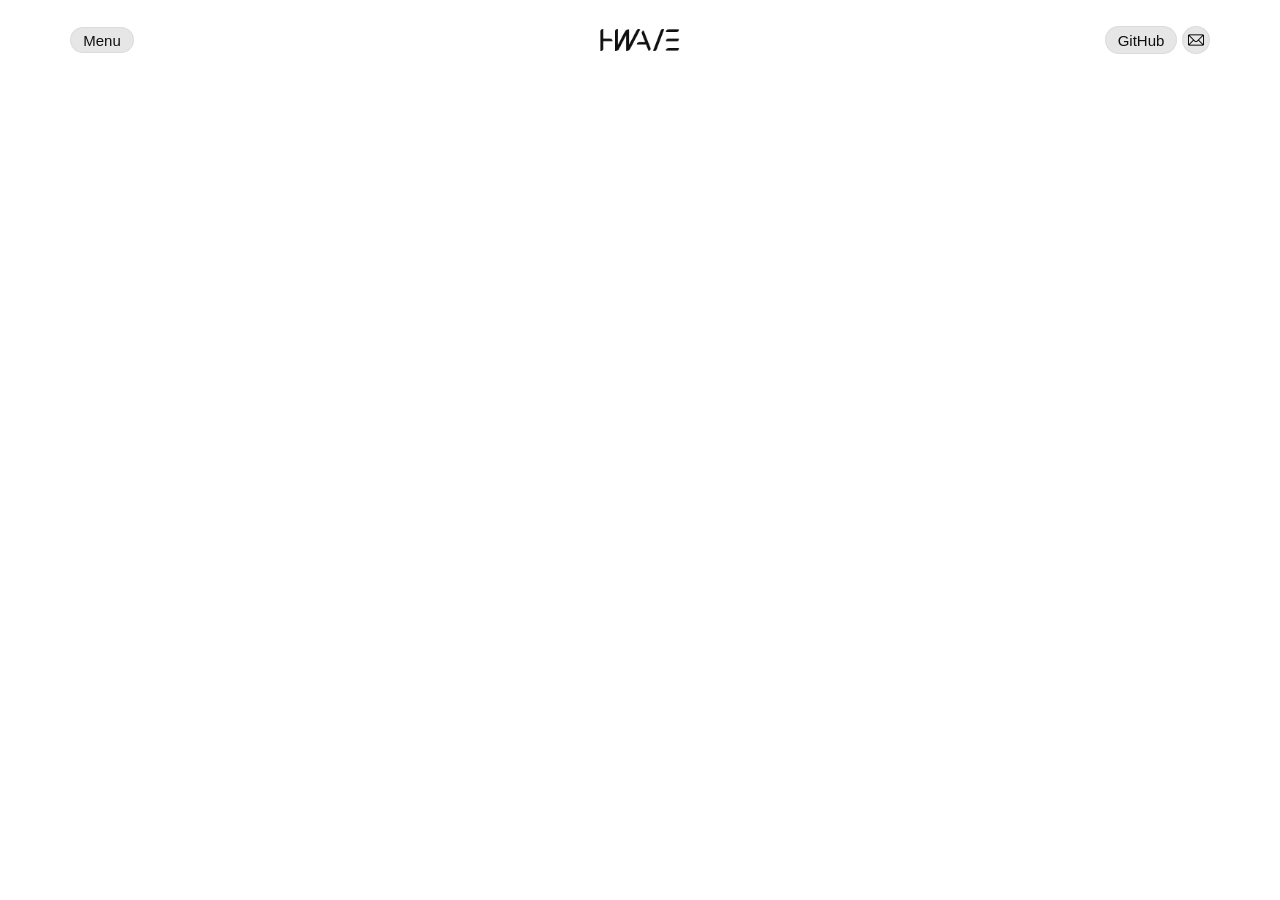
<file: works/global_w.html>
<!DOCTYPE html>
<html lang="ko">

<head>
  <meta charset="utf-8">
  <title>global_w</title>
  <meta name="viewport" content="width=device-width,initial-scale=1,minimum-scale=1,maximum-scale=1,user-scalable=no">

  <!-- favicon -->
  <link rel="shortcut icon" href="./assets/images/favicon/favicon.ico" type="image/x-icon">
  <link rel="apple-touch-icon" sizes="180x180" href="./assets/images/favicon/apple-touch-icon.png">
  <link rel="icon" type="image/png" sizes="32x32" href="./assets/images/favicon/favicon32.png">
  <link rel="icon" type="image/png" sizes="16x16" href="./assets/images/favicon/favicon16.png">
  <link rel="manifest" href="./assets/images/favicon/site.webmanifest">
  
  <!-- open graph -->
  <meta property="og:title" content="HWAVE">
  <meta property="og:description" content="EunhyeHa's Portfolio">
  <meta property="og:image" content="https://eunhyeha.github.io/2024Portfolio/assets/images/global/openGraph.jpg">
  <meta property="og:url" content="https://eunhyeha.github.io/2024Portfolio/index.html">

  <!-- reset -->
  <link rel="stylesheet" href="../assets/styles/reset.css">

  <!-- font -->
  <link rel="stylesheet" href="../assets/styles/poppins.css">
  <link rel="stylesheet" href="../assets/styles/pretendard.css">

  <!-- style -->
  <link rel="stylesheet" href="./global_w.css">
  <link rel="stylesheet" href="../assets/styles/globalVar.css">

  <!-- jQuery -->
  <script src="../assets/Js/jquery-3.7.1.min.js"></script>
  <script src="../assets/Js/jquery-ui.min.js"></script>

  <!-- global jQuery-->
  <script src="./global_w.js" defer></script>
</head>

<!-- class 이름 m 주의 -->
<body>

  <!----- header ----->
  <!-- frame-effect -->
  <div class="frame-effect" id="frameEffect">
    <video src="../assets/images/index/index-main-video.mp4" muted autoplay loop></video>
  </div>

  <header class="allPage-header">
    <!----- nav ----->
    <nav class="pc-main-nav">
      <ul class="menu-wrapper">

        <!-- menu -->
        <li class="menu">
          <a href="#" id="menuToggle" class="flip">menu</a>
        </li>

        <!-- logo -->
        <li class="menu-logo"><a href="./index.html"><img src="../assets/images/global/logo-b.png" alt="logo-b"></a></li>

        <!-- right-top -->
        <div class="menu-item">
          <li class="menu-item1"><a href="https://github.com/EunhyeHa">GitHub</a></li>
          <li class="menu-item2"><a href="mailto:grace9695@naver.com"><img src="../assets/images/global/icon-mail-b.png" alt="email"></a></li>
        </div>
      </ul>
    </nav>
  </header>

  <!--- header hidden-toggle --->
  <!------- menu-main ------->
  <section class="menu-main hidden" id="menuMain">
    <div class="menu-wrapper">
      <div class="menu-inner1">
        <ul class="hover-underline-menu">
          <li class="hover-effect"><a href="./about.html">About Me</a></li>
          <li class="hover-effect"><a href="https://github.com/EunhyeHa/portfolio" target="_blank">작업일지</a></li>        
        </ul>
      </div>

      <div class="menu-inner2">
        <ul>
          <li>Works</li>
          <li class="mpj1"><a href="./works/adererror.html">Adererror</a></li>
          <li class="mpj2"><a href="./works/artbodagallery.html">ARTBODA Gallery</a></li>
          <li class="mpj3"><a href="./works/connet.html">CONNET</a></li>
          <li class="mpj4"><a href="./works/fifeet.html">FIFFET</a></li>
          <li class="mpj5"><a href="./works/mercedes.html">Mercedes-Benz</a></li>
        </ul>
      </div>
    </div>
  </section>

  <!------ menu-side ------>
  <section class="menu-side hidden">
    <div class="side-wrapper">
      <div class="side-inner1">
        <h1>Kakaotalk</h1>
        <img src="../assets/images/global/kakaotalk.JPG" alt="kakaotalk">
      </div>
      <div class="side-inner2">
        <h1>Contact Me</h1>
        <p>grace9695@naver.com</p>
      </div>
    </div>
  </section>

  <!------ menu-side ------>
  <section class="menu-side hidden">
    <div class="side-wrapper">
      <div class="side-inner1">
        <h1>Main Video Story</h1>
        <video src="" alt="비디오 썸네일"></video>
      </div>
      <div class="side-inner2">
        <h1>Contact Me</h1>
        <p>grace9695@naver.com</p>
      </div>
    </div>
  </section>

</body>
</html>
</file>
<file: assets/styles/pretendard.css>
@charset "utf-8";
/*
Copyright (c) 2021 Kil Hyung-jin, with Reserved Font Name Pretendard.
https://github.com/orioncactus/pretendard

This Font Software is licensed under the SIL Open Font License, Version 1.1.
This license is copied below, and is also available with a FAQ at:
http://scripts.sil.org/OFL
*/

@font-face {
	font-family: 'Pretendard';
	font-weight: 900;
	font-display: swap;
	src: local('Pretendard Black'), url(../fonts/Pretendard-Black.woff2) format('woff2');
}

@font-face {
	font-family: 'Pretendard';
	font-weight: 800;
	font-display: swap;
	src: local('Pretendard ExtraBold'), url(../fonts/Pretendard-ExtraBold.woff2) format('woff2');
}

@font-face {
	font-family: 'Pretendard';
	font-weight: 700;
	font-display: swap;
	src: local('Pretendard Bold'), url(../fonts/Pretendard-Bold.woff2) format('woff2');
}

@font-face {
	font-family: 'Pretendard';
	font-weight: 600;
	font-display: swap;
	src: local('Pretendard SemiBold'), url(../fonts/Pretendard-SemiBold.woff2) format('woff2');
}

@font-face {
	font-family: 'Pretendard';
	font-weight: 500;
	font-display: swap;
	src: local('Pretendard Medium'), url(../fonts/Pretendard-Medium.woff2) format('woff2');
}

@font-face {
	font-family: 'Pretendard';
	font-weight: 400;
	font-display: swap;
	src: local('Pretendard Regular'), url(../fonts/Pretendard-Regular.woff2) format('woff2');
}

@font-face {
	font-family: 'Pretendard';
	font-weight: 300;
	font-display: swap;
	src: local('Pretendard Light'), url(../fonts/Pretendard-Light.woff2) format('woff2');
}

@font-face {
	font-family: 'Pretendard';
	font-weight: 200;
	font-display: swap;
	src: local('Pretendard ExtraLight'), url(../fonts/Pretendard-ExtraLight.woff2) format('woff2');
}

@font-face {
	font-family: 'Pretendard';
	font-weight: 100;
	font-display: swap;
	src: local('Pretendard Thin'), url(../fonts/Pretendard-Thin.woff2) format('woff2');
}
</file>
<file: assets/styles/poppins.css>
@charset "utf-8";

@font-face {
    font-family: 'Poppins';
    src: local('Poppins Thin'),url(../fonts/Poppins-Light.ttf) format('ttf');
    font-style: normal;
    font-weight: 100;
    font-display: swap;
}
@font-face {
    font-family: 'Poppins';
    src: local('Poppins ThinItalic'),url(../fonts/Poppins-LightItalic.ttf) format('ttf');
    font-style: normal;
    font-weight: 100;
    font-display: swap;
}
@font-face {
    font-family: 'Poppins';
    src: local('Poppins ExtraLight'),url(../fonts/Poppins-ExtraLight.ttf) format('ttf');
    font-style: normal;
    font-weight: 200;
    font-display: swap;
}
@font-face {
    font-family: 'Poppins';
    src: local('Poppins ExtraLightItalic'),url(../fonts/Poppins-ExtraLightItalic.ttf) format('ttf');
    font-style: italic;
    font-weight: 200;
    font-display: swap;
}
@font-face {
    font-family: 'Poppins';
    src: local('Poppins Light'),url(../fonts/Poppins-Light.ttf) format('ttf');
    font-style: normal;
    font-weight: 300;
    font-display: swap;
}
@font-face {
    font-family: 'Poppins';
    src: local('Poppins LightItalic'),url(../fonts/Poppins-LightItalic.ttf) format('ttf');
    font-style: italic;
    font-weight: 300;
    font-display: swap;
}
@font-face {
    font-family: 'Poppins';
    src: local('Poppins Regular'),url(../fonts/Poppins-Regular.ttf) format('ttf');
    font-style: normal;
    font-weight: 400;
    font-display: swap;
}
@font-face {
    font-family: 'Poppins';
    src: local('Poppins RegularItalic'),url(../fonts/Poppins-Italic.ttf) format('ttf');
    font-style: italic;
    font-weight: 400;
    font-display: swap;
}
@font-face {
    font-family: 'Poppins';
    src: local('Poppins Medium'),url(../fonts/Poppins-Medium.ttf) format('ttf');
    font-style: normal;
    font-weight: 500;
    font-display: swap;
}
@font-face {
    font-family: 'Poppins';
    src: local('Poppins MediumItalic'),url(../fonts/Poppins-MediumItalic.ttf) format('ttf');
    font-style: italic;
    font-weight: 500;
    font-display: swap;
}
@font-face {
    font-family: 'Poppins';
    src: local('Poppins SemiBold'),url(../fonts/Poppins-SemiBold.ttf) format('ttf');
    font-style: normal;
    font-weight: 600;
    font-display: swap;
}
@font-face {
    font-family: 'Poppins';
    src: local('Poppins SemiBoldItalic'),url(../fonts/Poppins-SemiBoldItalic.ttf) format('ttf');
    font-style: italic;
    font-weight: 600;
    font-display: swap;
}
@font-face {
    font-family: 'Poppins';
    src: local('Poppins Bold'),url(../fonts/Poppins-Bold.ttf) format('ttf');
    font-style: normal;
    font-weight: 700;
    font-display: swap;
}
@font-face {
    font-family: 'Poppins';
    src: local('Poppins BoldItalic'),url(../fonts/Poppins-BoldItalic.ttf) format('ttf');
    font-style: italic;
    font-weight: 700;
    font-display: swap;
}
@font-face {
    font-family: 'Poppins';
    src: local('Poppins ExtraBold'),url(../fonts/Poppins-ExtraBold.ttf) format('ttf');
    font-style: normal;
    font-weight: 800;
    font-display: swap;
}
@font-face {
    font-family: 'Poppins';
    src: local('Poppins ExtraBoldItalic'),url(../fonts/Poppins-ExtraBoldItalic.ttf) format('ttf');
    font-style: italic;
    font-weight: 800;
    font-display: swap;
}
@font-face {
    font-family: 'Poppins';
    src: local('Poppins Black'),url(../fonts/Poppins-Black.ttf) format('ttf');
    font-style: normal;
    font-weight: 900;
    font-display: swap;
}
@font-face {
    font-family: 'Poppins';
    src: local('Poppins BlackItalic'),url(../fonts/Poppins-BlackItalic.ttf) format('ttf');
    font-style: italic;
    font-weight: 900;
    font-display: swap;
}
</file>
<file: global.css>
@charset "utf-8";
body {
  font-family: var(--primary-font-en);
  overflow: hidden;
  color: var(--color-w);
  position: relative;
}

/* 
z-index 모든 페이지에서 최상위에 오도록 
단위: 9000, 9990, 9991, 9999, 99999
*/

/*
  공통 적용
  transition: 0.2s ease-in-out;
*/


/***** header *****/
/*** frame effect ***/
.frame-effect {
  position: fixed;
  top: 0;
  left: 0;
  width: 100%;
  height: 100%;
  background-color: transparent;
  overflow: hidden;
  transition: opacity 0.4s ease-in-out;
  pointer-events: none;
  opacity: 0;
  transform: translateX(-100%);

  z-index: 9000;
}
.frame-effect.visible {
  opacity: 1;
  transform: translateX(0);
}

/* The overlay background color and center cutout effect */
.frame-effect::before {
  content: '';
  position: absolute;
  top: 0;
  left: 0;
  width: 100%;
  height: 100%;
  background-color: var(--color-b);
  z-index: 9990;
}

.frame-effect::after {
  content: '';
  position: absolute;
  top: 10%;
  left: 30%;
  width: 50%;
  height: 80%;
  
  border-radius: 10px;
  z-index: 9991;
}

/* 비디오 스타일링 */
.frame-effect video {
  position: absolute;
  top: 10%;
  left: 30%;
  width: 40%;
  height: 80%;
  object-fit: cover;
  border-radius: 10px;
  z-index: 9990;
}

.frame-effect.visible {
  opacity: 1;
  transform: translateX(0);
}

/*** nav ***/
.allPage-header {
  width: 100%;
  height: 50px;
  padding: 25px 70px 0 70px;
  font-size: 15px;
  position: fixed;

  z-index: 99990;
}

.allPage-header .pc-main-nav .menu-wrapper {
  height: 30px;
  display: flex;
  align-items: center;
  justify-content: space-between;
  position: relative;

}

/*** menu ***/
.allPage-header .pc-main-nav .menu-wrapper .menu {
  width: 64px;
  height: 26px;

  background-color: var(--color-lg);
  border: rgba(128, 128, 128, 0.1) solid 1px;
  border-radius: 30px;
  text-transform: capitalize;
  display: flex;
  justify-content: center;
  align-items: center;
  position: relative;
  z-index: 999999;

  perspective: 1000px;

  transition: 0.2s ease-in-out;
}

.allPage-header .pc-main-nav .menu-wrapper .menu a {
  color: var(--color-w);
  position: relative;
  
  display: inline-block;
  text-decoration: none;
  width: 100%;
  height: 100%;
  display: flex;
  align-items: center;
  justify-content: center;
  transform-style: preserve-3d;
  transition: 0.6s ease-in-out;
}

.allPage-header .pc-main-nav .menu-wrapper .menu a.flipped {
  transform: rotateX(180deg);
}

.allPage-header .pc-main-nav .menu-wrapper .menu a .front,
.allPage-header .pc-main-nav .menu-wrapper .menu a .back {
  position: absolute;
  width: 100%;
  height: 100%;
  display: flex;
  align-items: center;
  justify-content: center;
  backface-visibility: hidden;
}

.allPage-header .pc-main-nav .menu-wrapper .menu a .back {
  transform: rotateX(180deg);
}

.allPage-header .pc-main-nav .menu-wrapper .menu a::before,
.allPage-header .pc-main-nav .menu-wrapper .menu a::after {
  content: '';
  position: absolute;
  top: 0;
  left: 0;
  width: 100%;
  height: 100%;
}

.allPage-header .pc-main-nav .menu-wrapper .menu a::before {
  background-color: transparent;
  transition: background-color 0.3s ease-in-out;
  z-index: 9000;
}

.allPage-header .pc-main-nav .menu-wrapper .menu a::after {
  top: 5px;
  left: 5px;
  right: 5px;
  bottom: 5px;
}

/* hover */
.allPage-header .pc-main-nav .menu-wrapper .menu:hover {
  border: #fff 1px solid;
  background-color: transparent;
}

/***** logo *****/
.allPage-header .pc-main-nav .menu-wrapper .menu-logo {
  position: absolute;
  left: 50%;
  transform: translateX(-50%);
}

.allPage-header .pc-main-nav .menu-wrapper .menu-logo img {
  height: 22px;
}

/***** right-top *****/
.allPage-header .pc-main-nav .menu-wrapper .menu-item {
  display: flex;
  align-items: center;
}

/*** GitHub ***/
.allPage-header .pc-main-nav .menu-wrapper .menu-item1 {
  background-color: var(--color-lg);
  border: rgba(128, 128, 128, 0.1) solid 1px;
  border-radius: 50px;

  transition: 0.2s ease-in-out;
}

.allPage-header .pc-main-nav .menu-wrapper .menu-item1 a {
  width: 70px;
  height: 26px;
  display: flex;
  justify-content: center;
  align-items: center;
}

.allPage-header .pc-main-nav .menu-wrapper .menu-item1:hover {
  border: #fff 1px solid;
  background-color: transparent;
}

/*** Mail ***/
.allPage-header .pc-main-nav .menu-wrapper .menu-item2 {
  background-color: var(--color-lg);
  border: rgba(128, 128, 128, 0.1) solid 1px;
  border-radius: 50px;
  margin-left: 5px;

  transition: 0.2s ease-in-out;
}

.allPage-header .pc-main-nav .menu-wrapper .menu-item2:hover {
  border: #fff 1px solid;
  background-color: transparent;
}

.allPage-header .pc-main-nav .menu-wrapper .menu-item2 a {
  width: 26px;
  height: 26px;
  display: flex;
  justify-content: center;
  align-items: center;
}

.allPage-header .pc-main-nav .menu-wrapper .menu-item2 img {
  width: 16px;
}

/*** hidden-toggle ***/
/***** menu-main *****/
.menu-main {
  height: 100vh;
  padding: 0 70px;
  position: fixed;
  z-index: 9999;
  top: 0;
  left: 0;
  display: flex;
  align-items: center;
  transition: opacity 0.6s ease-in-out, transform 0.6s ease-in-out;
  opacity: 0;
  transform: translateX(-100%);
}
  
.menu-main.visible {
  opacity: 1;
  transform: translateX(0);
}

/*** mouse-hover-effect ***/
.hover-underline-menu li:nth-of-type(2) {
  font-family: var(--primary-font-ko);
}

.hover-underline-menu li a {
  color: var(--color-w);
  text-decoration: none;
  line-height: 2;
  position: relative;
}

.hover-underline-menu li a::after {
  content: '';
  position: absolute;
  width: 0;
  height: 1px;
  display: block;
  margin-top: -5px;
  right: 0;
  background: var(--color-w);
  transition: width 0.4s ease-in-out, background-color 0.4s ease-in-out;
}

.hover-underline-menu li:hover a::after {
  width: 100%;
  left: 0;
  background: var(--color-w);
}

.gray-text {
  color: var(--color-lg) !important;
}

.menu-main .menu-wrapper .menu-inner1 ul {
  font-size: 20px;
  font-weight: var(--weight-md);
  line-height: 1.8;
  letter-spacing: 0.5px;
  margin-bottom: 35px;
  display: inline-block;
  position: relative;
  z-index: 99999;
}

/*** Works ***/
.menu-main .menu-wrapper .menu-inner2 li {
  font-size: 15px;
  color: var(--color-w);
  display: flex;
  align-items: center;

  transition: 0.2s ease-in-out;
  position: relative;
  z-index: 99999;
}

.menu-main .menu-wrapper .menu-inner2 ul li:not(:first-child) {
  max-width: fit-content;
  align-self: flex-start;
  height: 35px;
  margin-top: 10px;
  padding: 5px 18px;
  text-align: left;
  letter-spacing: 0.5px;
  border: rgba(128, 128, 128, 0.1) solid 1px;
  background-color: var(--color-lg);
  border-radius: 30px;
}

.menu-main .menu-wrapper .menu-inner2 ul li:hover:not(:first-child) {
  border: #fff solid 1px;
  background-color: transparent;
}

/***** menu-side *****/
.menu-side {
  width: 230px;
  margin: 0 70px;
  position: fixed;
  z-index: 99999;

  top: 30%;
  right: 0%;
  display: flex;
  align-items: center;
  font-size: 14px;
  transition: opacity 0.6s ease-in-out, transform 0.6s ease-in-out;
  opacity: 0;
  transform: translateX(100%); /* 화면 밖에서 시작 */
}

.menu-side.visible {
  opacity: 1;
  transform: translateX(0); /* 화면 안으로 이동 */
}

/* 사이드 내부 스타일 */
.menu-side .side-wrapper .side-inner1 {
  padding: 15px 20px 20px;
  background-color: var(--color-lg);
  border-radius: 10px;
}

.menu-side .side-wrapper .side-inner1 img {
  width: 100%;
  height: 100%;
  margin-top: 10px;

  filter: blur(3px);
  transition: 0.3s ease-in-out; 
}
.menu-side .side-wrapper .side-inner1 img:hover {
  filter: blur(0);
}

.menu-side .side-wrapper .side-inner1 h1 {
  font-weight: 550;
}

.menu-side .side-wrapper .side-inner2 {
  margin-top: 10px;
  padding: 15px 20px 20px;
  background-color: var(--color-lg);
  border-radius: 10px;
}

.menu-side .side-wrapper .side-inner2 p {
  color: var(--color-g);
  margin-top: 5px;
}

/* 사이드 내 이미지 스타일 */
.menu-side img {
  height: 60vh;
  object-fit: contain;
}
</file>
<file: assets/styles/globalVar.css>
@charset "utf-8";

/** font **/
/* en font-family: 'Poppins'; */
@import url(./poppins.css); 

/* ko font-family: 'Pretendard'; */
@import url(./pretendard.css);

:root {
  /* 
    기본 폰트 사이즈 14px sm
    기본 폰트 두께 500 sm
  */

/***** font *****/
--primary-font-en: 'Poppins', Verdana, 'Segoe UI', Tahoma, Geneva, sans-serif;
--primary-font-ko: 'Pretendard', system-ui, -apple-system, BlinkMacSystemFont, 'Segoe UI', Roboto, Oxygen, Ubuntu, Cantarell, 'Open Sans', 'Helvetica Neue', sans-serif;

/*** size ***/
--size-xxs: 10px;
--size-xs: 12px;
--size-sm: 14px;
--size-md: 16px;
--size-lg: 18px;
--size-xl: 20px;
--size-xxl: 25px;

/*** weight ***/
--weight-rg: 400;
--weight-md: 500;
--weight-sb: 600;
--weight-bo: 700;

/***** color *****/
--color-b: #101010;
--color-w: #fff;
--color-g: #aaaaaa;
--color-lg: rgba(128, 128, 128, 0.5);
--color-main: #0031e2;

/***** z-index *****/
/* 1: 가장 위에 올라올 것, 9: 가장 아래 내려갈 것 */
/* --zIndex-7: -9999;
--zIndex-6: 99;
--zIndex-5: 999;
--zIndex-4: 9999;
--zIndex-3: 99999;
--zIndex-2: 999999;
--zIndex-1: 9999999; */

/***** line-height *****/
--lineHeight-sm: 1.4;
--lineHeight-nm: 1.6;
--lineHeight-md: 1.8;

/***** 기타 *****/
/* --full-size: 100%;
--text-indent: -9999px;
--primary-center: 0 auto; */

}
</file>
<file: index.css>
@charset "utf-8";
* {
    font-family: var(--primary-font-en);
}

/* z-index : 1,2 사용 */
/***** index-main *****/
.index-main {
    height: 100vh;

    position: relative;
    z-index: 2;
    display: flex;
    align-items: center;
    transition: 0.5s ease-in-out;
}

/* index-main-list */
.index-main .list-wrapper {
    font-size: 15px;
    color: var(--color-w);
    padding-left: 70px;

    position: relative;
    z-index: 2;
}
.index-main .list-wrapper ul {
    display: flex;
    flex-direction: column;
}
.index-main .list-wrapper ul li:not(:first-child) {
    max-width: fit-content; /* 텍스트 길이에 맞게 */
    align-self: flex-start;
    height: 35px;
    margin-top: 10px;
    padding: 5px 18px;
    text-align: left;
    letter-spacing: 0.5px;
    border: rgba(128, 128, 128, 0.1) solid 1px;
    background-color: var(--color-lg);
    border-radius: 30px;
    
    transition: 0.2s ease-in-out;
}
.index-main .list-wrapper ul li:hover:not(:first-child) {
    border: #fff solid 1px;
    background-color: transparent;
}


/***** index-project *****/
/*** project 1 - Adererror ***/
.index-project1 {
    opacity: 0;
    visibility: hidden;
    background: url(./assets/images/index/index-main-pj1.jpg) no-repeat 50% / cover ;

    position: absolute;
    top: 0;
    left: 0;
    width: 100%;
    height: 100%;
    transition: opacity 0.5s ease-in-out, visibility 0.5s ease-in-out;
    
    /* list 밑으로!!!!!!!!!!!!!!!!!!!!!!!!!!!!!!!! */
    z-index: 1;
}
.index-project1::before {
    content: '';
    position: absolute;
    top: 0;
    left: 0;
    width: 100%;
    height: 100%;
    background-color: rgba(0, 0, 0, 0.4);
}

.index-project1 .pj1-img img {
    width: 750px;
    border-radius: 10px;
    position: absolute;
    top: 13vh;
    left: 50vw;
}
.index-project1 h1,
.index-project1 h2,
.index-project1 p {
    position: absolute;
    color: var(--color-w)
}
.index-project1 h1 {
    font-weight: var(--weight-sb);
    font-size: 75px;
    top: 65vh;
    left: 20vw;
}
.index-project1 h2 {
    width: 150px;
    font-size: 18px;
    font-weight: var(--weight-md);
    top: 25vh;
    left: 35vw;
}
.index-project1 p {
    width: 265px;
    font-family: var(--primary-font-ko);
    font-size: 16px;
    font-weight: var(--weight-rg);
    line-height: 1.4;
    top: 73vh;
    left: 70vw;
}

/*** project 2 - Alchera ***/
.index-project2 {
    opacity: 0;
    visibility: hidden;
    background: url(./assets/images/index/index-main-pj2.jpg) no-repeat 40% 60% / cover ;

    position: absolute;
    top: 0;
    left: 0;
    width: 100%;
    height: 100%;
    transition: opacity 0.5s ease-in-out, visibility 0.5s ease-in-out;
    
    /* list 밑으로!!!!!!!!!!!!!!!!!!!!!!!!!!!!!!!! */
    z-index: 1;
}
.index-project2::before {
    content: '';
    position: absolute;
    top: 0;
    left: 0;
    width: 100%;
    height: 100%;
    background-color: rgba(0, 0, 0, 0.6);
}

.index-project2 .pj2-img {
    width: 590px;
    height: 380px;
    overflow: hidden;
    border-radius: 10px;
    position: absolute;
    top: 45vh;
    left: 18vw; 
}
.index-project2 .pj2-img img{
    width: 100%;
    height: auto;
    transform: scale(1.3) translateY(-10px) translateX(5px);
}
.index-project2 h1,
.index-project2 h2,
.index-project2 p {
    position: absolute;
    color: var(--color-w)
}
.index-project2 h1 {
    font-weight: var(--weight-sb);
    font-size: 75px;
    top: 53vh;
    left: 55vw;
}
.index-project2 h2 {
    width: 150px;
    font-size: 18px;
    font-weight: var(--weight-md);
    top: 70vh;
    left: 60vw;
}
.index-project2 p {
    width: 265px;
    font-family: var(--primary-font-ko);
    font-size: 16px;
    font-weight: var(--weight-rg);
    line-height: 1.4;
    top: 25vh;
    left: 37vw;
}

/*** project 3 - MoundMedia ***/
.index-project3 {
    opacity: 0; 
    visibility: hidden;
    background: url(./assets/images/index/index-main-pj3.png) no-repeat 50% 50% / cover ;

    position: absolute;
    top: 0;
    left: 0;
    width: 100%;
    height: 100%;
    transition: opacity 0.5s ease-in-out, visibility 0.5s ease-in-out;
    
    /* list 밑으로!!!!!!!!!!!!!!!!!!!!!!!!!!!!!!!! */
    z-index: 1;
}
.index-project3::before {
    content: '';
    position: absolute;
    top: 0;
    left: 0;
    width: 100%;
    height: 100%;
    background-color: rgba(0, 0, 0, 0.4);
}

.index-project3 .pj3-img img {
    width: 750px;
    height: 500px;
    border-radius: 10px;
    position: absolute;
    top: 13vh;
    left: 50vw;
    object-fit: cover;
}
.index-project3 h1,
.index-project3 h2,
.index-project3 p {
    position: absolute;
    color: var(--color-w);
}
.index-project3 h1 {
    font-weight: var(--weight-sb);
    font-size: 75px;
    line-height: 1.4;
    top: 65vh;
    left: 20vw;
}
.index-project3 h2 {
    width: 150px;
    font-size: 18px;
    font-weight: var(--weight-md);
    top: 25vh;
    left: 35vw;
}
.index-project3 p {
    width: 265px;
    font-size: 16px;
    font-weight: var(--weight-rg);
    line-height: 1.4;
    top: 73vh;
    left: 70vw;
}

/*** project 4 - Merceds ***/
.index-project4 {
    opacity: 0;
    visibility: hidden;
    background: url(./assets/images/index/index-main-pj4.jpg) no-repeat 50% 35% / cover;

    position: absolute;
    top: 0;
    left: 0;
    width: 100%;
    height: 100%;
    transition: opacity 0.5s ease-in-out, visibility 0.5s ease-in-out;

    /* list 밑으로!!!!!!!!!!!!!!!!!!!!!!!!!!!!!!!! */
    z-index: 1;
}
.index-project4::before {
    content: '';
    position: absolute;
    top: 0;
    left: 0;
    width: 100%;
    height: 100%;
    background-color: rgba(0, 0, 0, 0.5);
}

.index-project4 .pj4-img {
    width: 590px;
    height: 380px;
    overflow: hidden;
    border-radius: 10px;
    position: absolute;
    top: 45vh;
    left: 18vw; 
}
.index-project4 .pj4-img img{
    width: 100%;
    height: 100%;
    object-fit: cover;
}

.index-project4 h1,
.index-project4 h2,
.index-project4 p {
    position: absolute;
    color: var(--color-w);
}
.index-project4 h1 {
    font-weight: var(--weight-sb);
    font-size: 75px;
    top: 53vh;
    left: 55vw;
}
.index-project4 h2 {
    width: 150px;
    font-size: 18px;
    font-weight: var(--weight-md);
    top: 70vh;
    left: 60vw;
}
.index-project4 p {
    font-family: var(--primary-font-ko);
    width: 265px;
    font-size: 16px;
    font-weight: var(--weight-rg);
    line-height: 1.4;
    top: 25vh;
    left: 37vw;
}

/*** project 5 - ARTBODA ***/
.index-project5 {
    opacity: 0; 
    visibility: hidden;
    background: url(./assets/images/index/index-main-pj5.jpg) no-repeat 50% 33% / cover;

    position: absolute;
    top: 0;
    left: 0;
    width: 100%;
    height: 100%;
    transition: opacity 0.5s ease-in-out, visibility 0.5s ease-in-out;
    
    /* list 밑으로!!!!!!!!!!!!!!!!!!!!!!!!!!!!!!!! */
    z-index: 1;
}
.index-project5::before {
    content: '';
    position: absolute;
    top: 0;
    left: 0;
    width: 100%;
    height: 100%;
    background-color: rgba(0, 0, 0, 0.4);
}
.index-project5 .pj5-img {
    width: 600px;
    height: 350px;
    overflow: hidden;
    border-radius: 10px;
    position: absolute;
    top: 13vh;
    right: 5vw;
}
.index-project5 .pj5-img img {
    width: 100%; 
    height: auto;
    transform: scale(2.2) translateY(20px) translateX(5px);
}
.index-project5 h1,
.index-project5 h2,
.index-project5 p {
    position: absolute;
    color: var(--color-w);
}
.index-project5 h1 {
    font-weight: var(--weight-sb);
    font-size: 75px;
    top: 52vh;
    left: 25vw;
}
.index-project5 h2 {
    width: 165px;
    font-size: 18px;
    font-weight: var(--weight-md);
    top: 40vh;
    left: 53vw;
}
.index-project5 p {
    width: 265px;
    font-family: var(--primary-font-ko);
    font-size: 16px;
    font-weight: var(--weight-rg);
    line-height: 1.4;
    top: 20vh;
    left: 40vw;
}

/*** project 6 - CONNET ***/
.index-project6 {
    opacity: 0;
    visibility: hidden;
    background: url(./assets/images/index/index-main-pj6.jpg) no-repeat 50% 55% / cover;

    position: absolute;
    top: 0;
    left: 0;
    width: 100%;
    height: 100%;
    transition: opacity 0.5s ease-in-out, visibility 0.5s ease-in-out;

    /* list 밑으로!!!!!!!!!!!!!!!!!!!!!!!!!!!!!!!! */
    z-index: 1;
}
.index-project6::before {
    content: '';
    position: absolute;
    top: 0;
    left: 0;
    width: 100%;
    height: 100%;
    background-color: rgba(0, 0, 0, 0.5);
}

.index-project6 .pj6-img {
    width: 590px;
    height: 380px;
    overflow: hidden;
    border-radius: 10px;
    position: absolute;
    top: 45vh;
    left: 18vw; 
}
.index-project6 .pj6-img img{
    width: 100%;
    height: 100%;
    object-fit: cover;
}

.index-project6 h1,
.index-project6 h2,
.index-project6 p {
    position: absolute;
    color: var(--color-w);
}
.index-project6 h1 {
    font-weight: var(--weight-sb);
    font-size: 75px;
    top: 53vh;
    left: 55vw;
}
.index-project6 h2 {
    width: 150px;
    font-size: 18px;
    font-weight: var(--weight-md);
    top: 70vh;
    left: 60vw;
}
.index-project6 p {
    font-family: var(--primary-font-ko);
    width: 265px;
    font-size: 16px;
    font-weight: var(--weight-rg);
    line-height: 1.4;
    top: 25vh;
    left: 37vw;
}

/***** fluid displacement (video + .index-txt) *****/
.fluid-layer {
    position: absolute;
    top: 0;
    left: 0;
    width: 100%;
    height: 100%;
    min-height: 100vh;
    z-index: 0;
    pointer-events: none;
}
.index-txt {
    position: absolute;
    inset: 0;
    pointer-events: none;
}
.index-txt.is-on {
    filter: url(#fluidDisplace);
}
.fluid-svg {
    position: absolute;
    width: 0;
    height: 0;
    overflow: hidden;
}
.fluid-caustic {
    position: absolute;
    top: 0;
    left: 0;
    z-index: 1;
    width: 120px;
    height: 120px;
    margin: -60px 0 0 -60px;
    pointer-events: none;
    border-radius: 50%;
    background: radial-gradient(
        circle at center,
        rgba(154, 210, 236, 0.72) 0%,
        rgba(64, 148, 196, 0.38) 32%,
        rgba(22, 78, 128, 0.14) 58%,
        transparent 72%
    );
    mix-blend-mode: screen;
    opacity: 0;
    will-change: transform, opacity;
}
.fluid-caustic--in {
    z-index: 0;
    width: 120px;
    height: 120px;
    margin: -60px 0 0 -60px;
    filter: blur(10px);
    background: radial-gradient(
        circle at center,
        rgba(120, 188, 220, 0.4) 0%,
        rgba(40, 110, 160, 0.18) 40%,
        transparent 70%
    );
}

/***** index-main-text *****/
/*** 제목 + 텍스트 ***/
.index-txt h1 {
    font-size: 80px;
    font-weight: var(--weight-sb);
    color: var(--color-w);
    position: absolute;
    top: 60vh;
    left: 32vw;
}
.index-txt .wave-hit {
    display: inline-block;
    transform: translate3d(var(--wave-x, 0px), var(--wave-y, 0px), 0);
    filter: blur(var(--wave-blur, 0px));
    will-change: transform, filter;
}
.index-txt h1 .sway-what,
.index-txt h1 .sway-i,
.index-txt h1 .sway-wave {
    display: inline-block;
}
.index-txt h1 .sway-what {
    transform-origin: 50% 100%;
    animation: textSwayA 4.8s ease-in-out infinite;
}
.index-txt h1 .sway-i {
    transform-origin: 50% 100%;
    animation: textSwayI 5.3s ease-in-out 0.35s infinite;
}
.index-txt h1 .sway-wave {
    transform-origin: 50% 100%;
    animation: textSwayW 6.1s ease-in-out 0.7s infinite;
}

/*** flip animation ***/
.index-txt .flip-space {
    letter-spacing: 500px;
    position: absolute;
    top: 70vh;
    left: 40vw;

    display: inline-block;
    width: 100px;
    text-align: center;
}
.index-txt h2 {
    font-size: 80px;
    font-weight: var(--weight-sb);
    color: var(--color-w);
    display: inline-block;
    perspective: 500px;

    position: absolute;
    top: 65vh;
    left: 50vw;
}
.flip {
    display: inline-block;
    position: relative;
    width: 200px;
    height: 40px;
}

/* class 이름 주의!!!!!!!! (step) */
.flip .step {
    font-weight: var(--weight-sb);
    display: block;
    width: 100%;
    transition: transform 1.2s, opacity 0.3s;
    opacity: 0;
    transform: rotateX(90deg);
    position: absolute;
    top: 0;
    left: 0;
}
.flip .set {
    opacity: 1;
    transform: rotateX(0deg);
}
.flip .down {
    opacity: 0;
    transform: rotateX(-90deg);
}

.index-txt p {
    width: 300px;
    font-family: var(--primary-font-ko);
    font-size: 16px;
    line-height: 1.5;
    color: var(--color-w);

    position: absolute;
    top: 25vh;
    left: 60vw;
    display: block;
}
.index-txt p .sway-copy {
    display: inline-block;
    transform-origin: 70% 0%;
    animation: textSwayC 6.2s ease-in-out infinite;
}
@keyframes textSwayA {
    0%, 100% { transform: translateY(0) rotate(0deg); }
    35% { transform: translateY(-10px) rotate(0.5deg); }
    68% { transform: translateY(7px) rotate(-0.35deg); }
}
@keyframes textSwayI {
    0%, 100% { transform: translateY(0) rotate(0deg); }
    28% { transform: translateY(9px) rotate(-0.45deg); }
    62% { transform: translateY(-11px) rotate(0.4deg); }
}
@keyframes textSwayW {
    0%, 100% { transform: translateY(0) rotate(0deg); }
    40% { transform: translateY(-8px) rotate(0.3deg); }
    74% { transform: translateY(10px) rotate(-0.5deg); }
}
@keyframes textSwayC {
    0%, 100% { transform: translateY(0) rotate(0deg); }
    38% { transform: translateY(8px) rotate(-0.4deg); }
    70% { transform: translateY(-6px) rotate(0.3deg); }
}
@media (prefers-reduced-motion: reduce) {
    .index-txt h1 .sway-what,
    .index-txt h1 .sway-i,
    .index-txt h1 .sway-wave,
    .index-txt p .sway-copy {
        animation: none;
    }
    .index-txt .wave-hit {
        filter: none;
        transform: none;
    }
}

/*** main-video ***/
.fluid-layer > video {
    position: absolute;
    top: 0;
    left: 0;
    width: 100%;
    height: 100%;
    object-fit: cover;
}
</file>
<file: global_b.css>
@charset "utf-8";
body {
  font-family: var(--primary-font-en);
  color: var(--color-w);
  position: relative;
}

/* 
  menu 클릭시, 글자색 변경은
  menu -> css 코드 추가
  github, mail -> 스크립트 추가
*/

/* 
  z-index 모든 페이지에서 최상위에 오도록 
  단위: 9000, 9990,9991, 9999, 99999
*/

/*
  공통 적용
  transition: 0.2s ease-in-out;
*/

/***** header *****/
/*** frame effect ***/
.frame-effect {
  position: fixed;
  top: 0;
  left: 0;
  width: 100%;
  height: 100%;
  background-color: transparent;
  z-index: 9000;
  overflow: hidden;
  transition: opacity 0.4s ease-in-out;
  pointer-events: none;
  opacity: 0;
  transform: translateX(-100%);
}
.frame-effect.visible {
  opacity: 1;
  transform: translateX(0); 
}

/* The overlay background color and center cutout effect */
.frame-effect::before {
  content: '';
  position: absolute;
  top: 0;
  left: 0;
  width: 100%;
  height: 100%;
  background-color: var(--color-b);
  z-index: 9990;
}

.frame-effect::after {
  content: '';
  position: absolute;
  top: 10%;
  left: 30%;
  width: 40%;
  height: 80%;
  
  border-radius: 10px;
  z-index: 9991;
}

/* 비디오 스타일링 */
.frame-effect video {
  position: absolute;
  top: 10%;
  left: 30%;
  width: 40%;
  height: 80%;
  object-fit: cover;
  border-radius: 10px;
  z-index: 9990;
}

.frame-effect.visible {
  opacity: 1;
  transform: translateX(0); 
}

/***** nav *****/
.allPage-header {
  width: 100%;
  height: 50px;
  padding: 25px 70px 0 70px;
  font-size: 15px;
  font-family: var(--primary-font-en);
  
  position: fixed;
  z-index: 99990;
}

.allPage-header .pc-main-nav .menu-wrapper {
  height: 30px;
  display: flex;
  align-items: center;
  justify-content: space-between;
  position: relative;

}

/*** menu ***/
.allPage-header .pc-main-nav .menu-wrapper .menu {
  width: 64px;
  height: 26px;

  color: var(--color-b);
  background-color: rgba(128, 128, 128, 0.2);
  border: rgba(128, 128, 128, 0.1) solid 1px;
  border-radius: 30px;
  text-transform: capitalize;
  display: flex;
  justify-content: center;
  align-items: center;
  position: relative;
  z-index: 999999;

  perspective: 1000px;
  transition: 0.2s ease-in-out;
}

.allPage-header .pc-main-nav .menu-wrapper .menu a {
  color: var(--color-b); /* 다른 부분 */
  position: relative;
  
  display: inline-block;
  text-decoration: none;
  width: 100%;
  height: 100%;
  display: flex;
  align-items: center;
  justify-content: center;
  transform-style: preserve-3d;
  transition: 0.6s ease-in-out;
}

.allPage-header .pc-main-nav .menu-wrapper .menu a.flipped {
  transform: rotateX(180deg);
}

/********************** flip 시 색상 변경 **********************/
.allPage-header .pc-main-nav .menu-wrapper .menu a.flipped .back {
  color: var(--color-w);
  background-color: var(--color-lg);
  border: rgba(128, 128, 128, 0.1) solid 1px;
  border-radius: 30px;
}
.allPage-header .pc-main-nav .menu-wrapper .menu a.flipped:hover .back {
  border: var(--color-w) 1px solid;
  background-color: transparent;

  transition: 0.2s ease-in-out;
}

.allPage-header .pc-main-nav .menu-wrapper .menu a .front,
.allPage-header .pc-main-nav .menu-wrapper .menu a .back {
  position: absolute;
  width: 100%;
  height: 100%;
  display: flex;
  align-items: center;
  justify-content: center;
  backface-visibility: hidden;
}

.allPage-header .pc-main-nav .menu-wrapper .menu a .back {
  transform: rotateX(180deg);
}

.allPage-header .pc-main-nav .menu-wrapper .menu a::before,
.allPage-header .pc-main-nav .menu-wrapper .menu a::after {
  content: '';
  position: absolute;
  top: 0;
  left: 0;
  width: 100%;
  height: 100%;
}

.allPage-header .pc-main-nav .menu-wrapper .menu a::before {
  background-color: transparent;
  transition: background-color 0.3s ease-in-out;
  z-index: 9000;
}

.allPage-header .pc-main-nav .menu-wrapper .menu a::after {
  top: 5px;
  left: 5px;
  right: 5px;
  bottom: 5px;
}

/* hover */
.allPage-header .pc-main-nav .menu-wrapper .menu:hover {
  border: var(--color-b) 1px solid;
  background-color: transparent;
}

/***** logo *****/
.allPage-header .pc-main-nav .menu-wrapper .menu-logo {
  position: absolute;
  left: 50%;
  transform: translate(-50%);
}

.allPage-header .pc-main-nav .menu-wrapper .menu-logo img {
  height: 22px;
}

/***** right-top *****/
.allPage-header .pc-main-nav .menu-wrapper .menu-item {
  display: flex;
  align-items: center;
}

/*** GitHub ***/
.allPage-header .pc-main-nav .menu-wrapper .menu-item1 {
  color: var(--color-b);
  background-color: rgba(128, 128, 128, 0.2);
  border: rgba(128, 128, 128, 0.1) solid 1px;
  border-radius: 50px;

  transition: 0.2s ease-in-out;
}

.allPage-header .pc-main-nav .menu-wrapper .menu-item1 a {
  width: 70px;
  height: 26px;
  display: flex;
  justify-content: center;
  align-items: center;

  transition: 0.2s ease-in-out;
}

.allPage-header .pc-main-nav .menu-wrapper .menu-item1:hover {
  border: var(--color-b) 1px solid; /* 다른 부분 */
  background-color: transparent;
}

/*** Mail ***/
.allPage-header .pc-main-nav .menu-wrapper .menu-item2 {
  background-color: rgba(128, 128, 128, 0.2);
  border: rgba(128, 128, 128, 0.1) solid 1px;
  border-radius: 50px;
  margin-left: 5px;

  transition: 0.2s ease-in-out;
}

.allPage-header .pc-main-nav .menu-wrapper .menu-item2:hover {
  border: var(--color-b) 1px solid; /* 다른 부분 */
  background-color: transparent;
}

.allPage-header .pc-main-nav .menu-wrapper .menu-item2 a {
  width: 26px;
  height: 26px;
  display: flex;
  justify-content: center;
  align-items: center;

  transition: 0.2s ease-in-out;
}

.allPage-header .pc-main-nav .menu-wrapper .menu-item2 img {
  width: 16px;
}

/*** hidden-toggle ***/
/***** menu-main *****/
.menu-main {
    height: 100vh;
    padding: 0 70px;
    position: fixed;
    z-index: 9999;

    top: 0;
    left: 0;
    display: flex;
    align-items: center;
    transition: opacity 0.6s ease-in-out, transform 0.6s ease-in-out;
    opacity: 0;
    transform: translateX(-100%);
  }
  
.menu-main.visible {
  opacity: 1;
  transform: translateX(0);
}

/* GitHub 링크 색상 변경 추가 */
.menu-main.visible .menu-item1 .menu-item1 a {
  color: var(--color-w) !important;
}

/*** mouse-hover-effect ***/
.hover-underline-menu li:nth-of-type(2) {
  font-family: var(--primary-font-ko);
}

.hover-underline-menu li a {
  color: var(--color-w);
  text-decoration: none;
  line-height: 2;
  position: relative;
}

.hover-underline-menu li a::after {
  content: '';
  position: absolute;
  width: 0;
  height: 1px;
  display: block;
  margin-top: -5px;
  right: 0;
  background: #fff;
  transition: width 0.4s ease-in-out, background-color 0.4s ease-in-out;
}

.hover-underline-menu li:hover a::after {
  width: 100%;
  left: 0;
  background: #fff;
}

.gray-text {
  color: var(--color-lg) !important;
}

.menu-main .menu-wrapper .menu-inner1 ul {
  font-size: 20px;
  font-weight: var(--weight-md);
  line-height: 1.8;
  letter-spacing: 0.5px;
  margin-bottom: 35px;
  display: inline-block;
  position: relative;
}

.menu-main .menu-wrapper .menu-inner2 li {
  font-size: 15px;
  color: var(--color-w);
  display: flex;
  align-items: center;

  transition: 0.2s ease-in-out;
}

.menu-main .menu-wrapper .menu-inner2 ul li:not(:first-child) {
  max-width: fit-content;
  align-self: flex-start;
  height: 35px;
  margin-top: 10px;
  padding: 5px 18px;
  text-align: left;
  letter-spacing: 0.5px;
  border: rgba(128, 128, 128, 0.1) solid 1px;
  background-color: var(--color-lg);
  border-radius: 30px;

  transition: 0.2s ease-in-out;
}

.menu-main .menu-wrapper .menu-inner2 ul li:hover:not(:first-child) {
  border: #fff solid 1px;
  background-color: transparent;
}

/***** menu-side *****/
.menu-side {
  width: 225px;
  margin: 0 70px;
  position: fixed;
  z-index: 99999;

  color: var(--color-w);
  top: 30%;
  right: 0%;
  display: flex;
  align-items: center;
  font-size: 14px;
  transition: opacity 0.6s ease-in-out, transform 0.6s ease-in-out;
  opacity: 0;
  transform: translateX(100%); /* 화면 밖에서 시작 */
}

.menu-side.visible {
  opacity: 1;
  transform: translateX(0); /* 화면 안으로 이동 */
}

/* 사이드 내부 스타일 */
.menu-side .side-wrapper .side-inner1 {
  padding: 15px 20px 20px;
  background-color: var(--color-lg);
  border-radius: 10px;
}

.menu-side .side-wrapper .side-inner1 img {
  width: 100%;
  height: 100%;
  margin-top: 10px;

  filter: blur(3px);
  transition: 0.3s ease-in-out; 
}
.menu-side .side-wrapper .side-inner1 img:hover {
  filter: blur(0);
}

.menu-side .side-wrapper .side-inner1 h1 {
  font-weight: 550;
}

.menu-side .side-wrapper .side-inner2 {
  margin-top: 10px;
  padding: 15px 20px 20px;
  background-color: var(--color-lg);
  border-radius: 10px;
}

.menu-side .side-wrapper .side-inner2 p {
  color: var(--color-g);
  margin-top: 5px;
}

/* 사이드 내 이미지 스타일 */
.menu-side img {
  height: 60vh;
  object-fit: contain;
}
</file>
<file: works/global_w.css>
@charset "utf-8";
body {
  font-family: var(--primary-font-en);
  color: var(--color-w);
  position: relative;
}

/* menu 클릭시, 글자색 변경은
menu -> css 코드 추가
github, mail -> 스크립트 추가
*/

/* 
z-index 모든 페이지에서 최상위에 오도록 
단위: 9000, 9990,9991, 9999, 99999
*/

/*
  공통 적용
  transition: 0.2s ease-in-out;
*/

/***** header *****/
/*** frame effect ***/
.frame-effect {
  position: fixed;
  top: 0;
  left: 0;
  width: 100%;
  height: 100%;
  background-color: transparent;
  z-index: 9000;
  overflow: hidden;
  transition: opacity 0.6s ease-in-out;
  pointer-events: none;
  opacity: 0;
  transform: translateX(-100%);
}
.frame-effect.visible {
  opacity: 1;
  transform: translateX(0); 
}

/* The overlay background color and center cutout effect */
.frame-effect::before {
  content: '';
  position: absolute;
  top: 0;
  left: 0;
  width: 100%;
  height: 100%;
  background-color: var(--color-b);
  z-index: 9990;
}

.frame-effect::after {
  content: '';
  position: absolute;
  top: 10%;
  left: 30%;
  width: 40%;
  height: 80%;

  border-radius: 10px;
  z-index: 9991;
}

/* 비디오 스타일링 */
.frame-effect video {
  position: absolute;
  top: 10%;
  left: 30%;
  width: 40%;
  height: 80%;
  object-fit: cover;
  border-radius: 10px;
  z-index: 9990;
}

.frame-effect.visible {
  opacity: 1;
  transform: translateX(0); /* Move into view */
}

/***** nav *****/
.allPage-header {
  width: 100%;
  height: 50px;
  padding: 25px 70px 0 70px;
  font-size: 15px;
  position: fixed;

  z-index: 99990;
}

.allPage-header .pc-main-nav .menu-wrapper {
  height: 30px;
  display: flex;
  align-items: center;
  justify-content: space-between;
  position: relative;

}

/*** menu ***/
.allPage-header .pc-main-nav .menu-wrapper .menu {
  width: 64px;
  height: 26px;

  color: var(--color-b);
  background-color: rgba(128, 128, 128, 0.2);
  border: rgba(128, 128, 128, 0.1) solid 1px;
  border-radius: 30px;
  text-transform: capitalize;
  display: flex;
  justify-content: center;
  align-items: center;
  position: relative;
  z-index: 999999;

  perspective: 1000px;
  transition: 0.2s ease-in-out;
}

.allPage-header .pc-main-nav .menu-wrapper .menu a {
  color: var(--color-b); /* 다른 부분 */
  position: relative;
  
  display: inline-block;
  text-decoration: none;
  width: 100%;
  height: 100%;
  display: flex;
  align-items: center;
  justify-content: center;
  transform-style: preserve-3d;
  transition: transform 0.6s ease-in-out;
}

.allPage-header .pc-main-nav .menu-wrapper .menu a.flipped {
  transform: rotateX(180deg);
}

/********************** flip 시 색상 변경 **********************/
.allPage-header .pc-main-nav .menu-wrapper .menu a.flipped .back {
  color: var(--color-w);
  background-color: var(--color-lg);
  border: rgba(128, 128, 128, 0.1) solid 1px;
  border-radius: 30px;
  
}
.allPage-header .pc-main-nav .menu-wrapper .menu a.flipped:hover .back {
  border: var(--color-w) 1px solid;
  background-color: transparent;

  transition: 0.2s ease-in-out;
}

.allPage-header .pc-main-nav .menu-wrapper .menu a .front,
.allPage-header .pc-main-nav .menu-wrapper .menu a .back {
  position: absolute;
  width: 100%;
  height: 100%;
  display: flex;
  align-items: center;
  justify-content: center;
  backface-visibility: hidden;
}

.allPage-header .pc-main-nav .menu-wrapper .menu a .back {
  transform: rotateX(180deg);
}

.allPage-header .pc-main-nav .menu-wrapper .menu a::before,
.allPage-header .pc-main-nav .menu-wrapper .menu a::after {
  content: '';
  position: absolute;
  top: 0;
  left: 0;
  width: 100%;
  height: 100%;
}

.allPage-header .pc-main-nav .menu-wrapper .menu a::before {
  background-color: transparent;
  transition: background-color 0.3s ease-in-out;
  z-index: 9000;
}

.allPage-header .pc-main-nav .menu-wrapper .menu a::after {
  top: 5px;
  left: 5px;
  right: 5px;
  bottom: 5px;
}

/* hover */
.allPage-header .pc-main-nav .menu-wrapper .menu:hover {
  border: var(--color-b) 1px solid;
  background-color: transparent;
}

/***** logo *****/
.allPage-header .pc-main-nav .menu-wrapper .menu-logo {
  position: absolute;
  left: 50%;
  transform: translateX(-50%);
}

.allPage-header .pc-main-nav .menu-wrapper .menu-logo img {
  height: 22px;
}

/***** right-top *****/
.allPage-header .pc-main-nav .menu-wrapper .menu-item {
  display: flex;
  align-items: center;
}

/*** GitHub ***/
.allPage-header .pc-main-nav .menu-wrapper .menu-item1 {
  color: var(--color-b);
  background-color: rgba(128, 128, 128, 0.2);
  border: rgba(128, 128, 128, 0.1) solid 1px;
  border-radius: 50px;

  transition: 0.2s ease-in-out;
}

.allPage-header .pc-main-nav .menu-wrapper .menu-item1 a {
  width: 70px;
  height: 26px;
  display: flex;
  justify-content: center;
  align-items: center;

  transition: 0.2s ease-in-out;
}

.allPage-header .pc-main-nav .menu-wrapper .menu-item1:hover {
  border: var(--color-b) 1px solid; /* 다른 부분 */
  background-color: transparent;
}

/*** Mail ***/
.allPage-header .pc-main-nav .menu-wrapper .menu-item2 {
  background-color: rgba(128, 128, 128, 0.2);
  border: rgba(128, 128, 128, 0.1) solid 1px;
  border-radius: 50px;
  margin-left: 5px;

  transition: 0.2s ease-in-out;
}

.allPage-header .pc-main-nav .menu-wrapper .menu-item2:hover {
  border: var(--color-b) 1px solid; /* 다른 부분 */
  background-color: transparent;
}

.allPage-header .pc-main-nav .menu-wrapper .menu-item2 a {
  width: 26px;
  height: 26px;
  display: flex;
  justify-content: center;
  align-items: center;

  transition: 0.2s ease-in-out;
}

.allPage-header .pc-main-nav .menu-wrapper .menu-item2 img {
  width: 16px;
}

/*** hidden-toggle ***/
/****** menu-main ******/
.menu-main {
    height: 100vh;
    padding: 0 70px;
    position: fixed;
    z-index: 9999;

    top: 0;
    left: 0;
    display: flex;
    align-items: center;
    transition: opacity 0.6s ease-in-out, transform 0.6s ease-in-out;
    opacity: 0;
    transform: translateX(-100%);
  }
  
.menu-main.visible {
  opacity: 1;
  transform: translateX(0);
}

/* GitHub 링크 색상 변경 추가 */
.menu-main.visible .menu-item1 .menu-item1 a {
  color: var(--color-w) !important;
}

/*** mouse-hover-effect ***/
.hover-underline-menu li:nth-of-type(2) {
  font-family: var(--primary-font-ko);
}

.hover-underline-menu li a {
  color: #fff;
  text-decoration: none;
  line-height: 2;
  position: relative;
}

.hover-underline-menu li a::after {
  content: '';
  position: absolute;
  width: 0;
  height: 1px;
  display: block;
  margin-top: -5px;
  right: 0;
  background: #fff;
  transition: width 0.4s ease-in-out, background-color 0.4s ease-in-out;
}

.hover-underline-menu li:hover a::after {
  width: 100%;
  left: 0;
  background: #fff;
}

.gray-text {
  color: var(--color-lg) !important;
}

.menu-main .menu-wrapper .menu-inner1 ul {
  font-size: 20px;
  font-weight: var(--weight-md);
  line-height: 1.8;
  letter-spacing: 0.5px;
  margin-bottom: 35px;
  display: inline-block;
  position: relative;
}

.menu-main .menu-wrapper .menu-inner2 li {
  font-size: 15px;
  color: var(--color-w);
  display: flex;
  align-items: center;
}

.menu-main .menu-wrapper .menu-inner2 ul li:not(:first-child) {
  max-width: fit-content;
  align-self: flex-start;
  height: 35px;
  margin-top: 10px;
  padding: 5px 18px;
  text-align: left;
  letter-spacing: 0.5px;
  border: rgba(128, 128, 128, 0.1) solid 1px;
  background-color: var(--color-lg);
  border-radius: 30px;

  transition: 0.2s ease-in-out;
}

.menu-main .menu-wrapper .menu-inner2 ul li:hover:not(:first-child) {
  border: #fff solid 1px;
  background-color: transparent;
}

/****** menu-side ******/
.menu-side {
  width: 225px;
  margin: 0 70px;
  position: fixed;
  z-index: 99999;

  color: var(--color-w);
  top: 30%;
  right: 0%;
  display: flex;
  align-items: center;
  font-size: 14px;
  transition: opacity 0.6s ease-in-out, transform 0.6s ease-in-out;
  opacity: 0;
  transform: translateX(100%); /* 화면 밖에서 시작 */
}

.menu-side.visible {
  opacity: 1;
  transform: translateX(0); /* 화면 안으로 이동 */
}

/* 사이드 내부 스타일 */
.menu-side .side-wrapper .side-inner1 {
  padding: 15px 20px 20px;
  background-color: var(--color-lg);
  border-radius: 10px;
}

.menu-side .side-wrapper .side-inner1 img {
  width: 100%;
  height: 100%;
  margin-top: 10px;

  filter: blur(3px);
  transition: 0.3s ease-in-out; 
}
.menu-side .side-wrapper .side-inner1 img:hover {
  filter: blur(0);
}

.menu-side .side-wrapper .side-inner1 h1 {
  font-weight: 550;
}

.menu-side .side-wrapper .side-inner2 {
  margin-top: 10px;
  padding: 15px 20px 20px;
  background-color: var(--color-lg);
  border-radius: 10px;
}

.menu-side .side-wrapper .side-inner2 p {
  color: var(--color-g);
  margin-top: 5px;
}

/* 사이드 내 이미지 스타일 */
.menu-side img {
  height: 60vh;
  object-fit: contain;
}
</file>
<file: works/adererror.css>
@charset "utf-8";

/* Jost Sans */
@import url('https://fonts.googleapis.com/css2?family=Jost:ital,wght@0,100..900;1,100..900&display=swap');


body {
    color: var(--color-b);
    text-transform: capitalize;
}

/***** ader-main *****/
.ader-main {
    --main-fg: 0;
    --main-bg: 0;
    position: relative;
    /* 비디오 고정폭 */
    height: 300vh;
}
.ader-main-pin {
    position: relative;
    height: 100vh;
    overflow: hidden;
    background-color: transparent;
    z-index: 1;
}
.ader-main .main-txtWrapper {
    position: relative;
    z-index: 2;
    height: auto;
    padding: 350px 70px 100px;
    color: var(--color-b);
    background-color: var(--color-w);
    transform: translate3d(0, calc(var(--main-fg) * -100%), 0);
    will-change: transform;
}
.ader-main h1 {
    /* padding-bottom: 65px; */
    font-size: 120px;
    font-weight: var(--weight-md);
    color: var(--color-b);
    border-bottom: solid 1px var(--color-g);
}
.ader-main .main-txt {
    padding-top: 20px;
    display: flex;
    /* justify-content: space-between; */
}
.ader-main .main-txt .txt1,
.ader-main .main-txt .txt2,
.ader-main .main-txt .txt3,
.ader-main .main-txt .txt4 {
    width: 20%;
    font-family: var(--primary-font-ko);
    font-weight: var(--weight-md);
    line-height: 1.5;
}
.ader-main .main-txt .txt2, .txt4 {
    margin-left: 20px;
}
.ader-main .main-txt .txt3 {
    margin-left: 500px;
}

.ader-main .main-txt .txt1 p,
.ader-main .main-txt .txt2 p,
.ader-main .main-txt .txt3 p,
.ader-main .main-txt .txt4 p {
    color: var(--color-g);
}

.ader-main .main-content {
    position: fixed;
    top: 0;
    left: 0;
    z-index: 0;
    width: 100%;
    height: 100vh;
    margin-top: 0;
    padding: 100px;
    background-color: var(--color-b);

    display: flex;
    justify-content: center;
    align-items: center;
}
.ader-main .main-content .main-video-link {
    display: block;
    width: 90%;
    line-height: 0;
    cursor: none;
}
.ader-main .main-content .main-video-link video {
    width: 100%;
    background-color: var(--color-b);
    border-radius: 10px;
    pointer-events: none;
}
.main-video-cursor {
    position: fixed;
    top: 0;
    left: 0;
    width: 80px;
    height: 80px;
    margin: -55px 0 0 -55px;
    padding: 10px;
    border-radius: 50%;
    border: 1px solid var(--color-w);

    display: flex;
    align-items: center;
    justify-content: center;
    pointer-events: none;
    z-index: 2;
    opacity: 0;
}
/* Visit Site 글자 */
.main-video-cursor-txt {
    font-family: var(--primary-font-en);
    font-size: 16px;
    font-weight: var(--weight-md);
    text-align: center;
    color: var(--color-w);
    line-height: 1.3;
}
.main-video-cursor.is-on {
    opacity: 1;
}

@media (max-width: 768px) {
    .ader-main {
        height: auto;
    }
    .ader-main-pin {
        position: relative;
        height: auto;
        min-height: 0;
        overflow: visible;
        display: flex;
        flex-direction: column;
    }
    .ader-main .main-txtWrapper {
        height: auto;
        padding: 170px 70px 0;
        transform: none;
        will-change: auto;
        order: 1;
    }
    .ader-main h1 {
        font-size: 56px;
        padding-bottom: 32px;
    }
    .ader-main .main-txt {
        flex-wrap: wrap;
        gap: 16px 0;
    }
    .ader-main .main-txt .txt1,
    .ader-main .main-txt .txt2,
    .ader-main .main-txt .txt3,
    .ader-main .main-txt .txt4 {
        width: 48%;
    }
    .ader-main .main-txt .txt2,
    .ader-main .main-txt .txt4 {
        margin-left: 0;
    }
    .ader-main .main-txt .txt3 {
        margin-left: 0;
    }
    .ader-main .main-content {
        position: relative;
        top: auto;
        left: auto;
        height: auto;
        margin-top: 25px;
        padding: 100px;
        order: 2;
    }
    .ader-main .main-content .main-video-link {
        width: 90%;
        cursor: pointer;
    }
    .ader-main .main-content .main-video-link video {
        width: 100%;
        height: auto;
        border-radius: 10px;
        transform: none;
    }
    .main-video-cursor {
        display: none;
    }
}
@media (prefers-reduced-motion: reduce) {
    .ader-main {
        height: auto;
    }
    .ader-main-pin {
        position: relative;
        height: auto;
        min-height: 0;
        display: flex;
        flex-direction: column;
    }
    .ader-main .main-txtWrapper {
        transform: none;
        will-change: auto;
        order: 1;
    }
    .ader-main .main-content {
        position: relative;
        height: auto;
        order: 2;
    }
}

/***** ader-overview *****/
.ader-overview {
    padding: 160px 70px 0;
    position: relative;
    z-index: 3;
    background-color: var(--color-w);
}
.ader-overview .overview-title h3 {
    padding-bottom: 50px; 
    font-weight: var(--weight-md);
}
.ader-overview .overview-title h2 {
    width: 80%;
    font-family: var(--primaty-font-ko);
    font-size: 50px;
    font-weight: var(--weight-md);
    line-height: 1.4;
}

/*** highlight ***/
.highlight {
    padding: 0 5px;
    position: relative;
    color: #fff;
    display: inline-block;
    background-image: linear-gradient(to right, #0000c5 100%, transparent 0%);
    background-position: 0 100%;
    background-size: 0% 100%;
    background-repeat: no-repeat;
    transition: background-size 1.5s ease-in-out;
}
.animate {
    background-size: 100% 100%;
}


/*** 목표, 기여도 ***/
.ader-overview .overview-txt .txt1 {
    padding: 130px 0 80px 340px;
    display: flex;
}
.ader-overview .overview-txt .txt1 .goal img,
.ader-overview .overview-txt .txt1 .contribute img {
    padding-left: 20px;
}
.ader-overview .overview-txt .txt1 .goal h3,
.ader-overview .overview-txt .txt1 .contribute h3 {
    padding-bottom: 20px;
    font-weight: var(--weight-md);
}
.ader-overview .overview-txt .txt1 .goal p,
.ader-overview .overview-txt .txt1 .contribute p {
    padding-left: 20px;
    font-size: 20px;
    line-height: var(--lineHeight-md); /* 1.8 */
}

.ader-overview .overview-txt .txt1 .goal .list {
    margin: 12px 0 12px 0;
    font-size: 16px;
    color: var(--color-g);
}

/*** 작업순서 ***/
.ader-overview .overview-txt .txt2 {
    padding-left: 340px;
    overflow: hidden;
}
.ader-overview .overview-txt .txt2 .workflow h3 {
    padding-bottom: 20px;
    font-weight: var(--weight-md);
}
.ader-overview .overview-txt .txt2 .workflow img {
    padding-left: 20px;
}
.ader-overview .overview-txt .txt2 .workflow .weeks {
    padding-left: 20px;
    display: flex;
}
.ader-overview .overview-txt .txt2 .workflow .weeks h4 {
    width: 360px;
    font-weight: var(--weight-md);
    font-size: 20px;
    line-height: var(--lineHeight-md);
}
.ader-overview .overview-txt .txt2 .workflow .weeks .w1 p,
.ader-overview .overview-txt .txt2 .workflow .weeks .w2 p,
.ader-overview .overview-txt .txt2 .workflow .weeks .w3 p {
    margin: 12px 0 12px 0;
    font-size: 16px;
    color: var(--color-g);
}

/***** ader-publishing *****/
.ader-publishing {
    position: relative;
    z-index: 3;
    background-color: var(--color-w);
}
/*** 디자인 ***/
.ader-publishing .design {
    padding: 130px 70px 0 70px;
    display: flex;
}
.ader-publishing .design .keyword {
    width: 700px;
    height: 800px;
    padding: 200px 175px;
    background-color: #0000c5;
}
.ader-publishing .design .keyword .keyword-box {
    width: 350px;
    height: 393px;
    border-radius: 20px;
    background-color: var(--color-w);
    font-size: 20px;
}
.ader-publishing .design .keyword .keyword-box h3 {
    font-weight: var(--weight-sb);
    padding: 80px 90px 50px 60px;
}
.ader-publishing .design .keyword .keyword-box p {
    width: 200px;
    margin: 0 60px 20px;
    padding: 10px 0 10px 20px;
    font-family: var(--primaty-font-ko);
    font-weight: var(--weight-sb);
    background-color: #f3f3f3;
    color: #0000c5;

    border-radius: 30px;
}

/*** 내용 ***/
.ader-publishing .content .typeColor {
    width: 1060px;
    height: 620px;
    margin-left: 20px;
    background-color: #e0e0e0;

    display: flex;
    flex-direction: column;
}

/* type */
.ader-publishing .content .typeColor .typeColor-box {
    font-size: 20px;
    margin-left: 70px;
    flex: 1;
}
.ader-publishing .content .typeColor .typeColor-box .type {
    margin-top: 120px;
    display: flex;
    align-items: flex-start;
}
.ader-publishing .content .typeColor .typeColor-box .type h3 {
    width: 170px;
    font-weight: var(--weight-sb);
}
.ader-publishing .content .typeColor .typeColor-box .type .ko,
.ader-publishing .content .typeColor .typeColor-box .type .en {
    display: flex;
    flex-direction: row;
    align-items: flex-start;
}
.ader-publishing .content .typeColor .typeColor-box .type .en h4 {
    padding-left: 60px;
}
.ader-publishing .content .typeColor .typeColor-box .type .ko h4,
.ader-publishing .content .typeColor .typeColor-box .type .en h4 {
    font-weight: var(--weight-md);
    color: var(--color-g);
    text-transform: lowercase;
}

/* font-weight */
.ader-publishing .content .typeColor .typeColor-box .type .ko .font p:nth-of-type(1) {
    font-weight: var(--weight-rg);
}
.ader-publishing .content .typeColor .typeColor-box .type .ko .font p:nth-of-type(2) {
    font-weight: var(--weight-md);
}
.ader-publishing .content .typeColor .typeColor-box .type .ko .font p:nth-of-type(3) {
    font-weight: var(--weight-sb);
}
.ader-publishing .content .typeColor .typeColor-box .type .ko .font p:nth-of-type(4) {
    font-weight: var(--weight-bo);
}

.ader-publishing .content .typeColor .typeColor-box .type .ko .font,
.ader-publishing .content .typeColor .typeColor-box .type .en .font {
    padding-left: 40px;
    font-family: var(--primaty-font-ko);
    line-height: 1.7;
    display: flex;
    flex-direction: column;
}
.ader-publishing .content .typeColor .typeColor-box .type .en .font p:nth-child(1) {
    font-family: 'Jost', sans-serif;
}
.ader-publishing .content .typeColor .typeColor-box .type .en .font p:nth-child(2) {
    font-family: 'Jost', sans-serif;
    font-weight: var(--weight-md);
}
.ader-publishing .content .typeColor .typeColor-box .type .en .font p:nth-child(3) {
    font-family: 'Jost', sans-serif;
    font-weight: var(--weight-sb);
}
.ader-publishing .content .typeColor .typeColor-box .type .en .font p:nth-child(4) {
    font-family: 'Jost', sans-serif;
    font-weight: var(--weight-bo);
}

/* color */
.ader-publishing .content .typeColor .color {
    padding-top: 70px;
    display: flex;
    flex-direction: row;
}
.ader-publishing .content .typeColor .color h3 {
    width: 170px;
    font-size: 20px;
    font-weight: var(--weight-sb);
}
.ader-publishing .content .typeColor .color div {
    width: 130px; height: 165px;
    padding: 110px 0 0 15px;
    font-size: 16px;
    border-radius: 10px;

    display: flex;
    align-items: center;
}
.ader-publishing .content .typeColor .color div:nth-of-type(2),
.ader-publishing .content .typeColor .color div:nth-of-type(3),
.ader-publishing .content .typeColor .color div:nth-of-type(4) {
    margin-left: 35px;
}
.ader-publishing .content .typeColor .color .color1 {
    background-color: var(--color-w);
}
.ader-publishing .content .typeColor .color .color2 {
    background-color: #f3f3f3;
}
.ader-publishing .content .typeColor .color .color3 {
    background-color: #0000c5;
    color: var(--color-w);
}
.ader-publishing .content .typeColor .color .color4 {
    background-color: #000000;
    color: var(--color-w);
}

/* 설명 */
.ader-publishing .content .txt {
    margin: 60px 0 0 360px;
    flex: 1;
}

/*** 퍼블리싱 내용 ***/
.ader-publishing .publishing {
    padding: 130px 70px 0 410px;
    display: flex;
}
.ader-publishing .publishing .txt1 h3 {
    margin-bottom: 20px;
    font-weight: var(--weight-md);
}
.ader-publishing .publishing .txt1 img {
    padding-left: 20px;
}
.ader-publishing .publishing .txt1 p {
    padding-left: 20px;
    font-family: var(--primaty-font-ko);
    font-size: 20px;
    line-height: 1.8;
}

.ader-publishing .publishing .txt2 h3 {
    color: transparent;
    margin-bottom: 20px;
    font-weight: var(--weight-md);
}
.ader-publishing .publishing .txt2 > img {
    padding-left: 20px;
}
.ader-publishing .publishing .txt2 p {
    padding-left: 20px;
    font-size: 20px;
}
.ader-publishing .publishing .txt2 p span img {
    padding-left: 10px;
    animation: float 1.5s ease-in-out infinite;
}
@keyframes float {
    0%, 100% {
        transform: translateY(5px);
    }
    50% {
        transform: translateY(-5px);
    }
}

/* 수정 필요.................. */
/*** 리뷰 ***/
.ader-publishing .review {
    margin-top: 180px;
    padding: 100px 0 0 70px;
    display: flex;

    background-color: var(--color-b);
    color: var(--color-w);
}
.ader-publishing .review h2 {
    font-size: 50px;
    font-weight: var(--weight-md);
}
.ader-publishing .review .txt {
    width: 90%;
    font-size: 20px;
    font-family: var(--primary-font-ko);
    padding-left: 175px;
}
.ader-publishing .review .txt h3:first-of-type {
    padding-top: 10px;
}
.ader-publishing .review .txt h3 {
    line-height: 1.5;
    font-weight: var(--weight-md);
}
.ader-publishing .review .txt p {
    line-height: 1.5;
}
.ader-publishing .review .txt .last {
    padding-bottom: 100px;
}

/*** 결과물 링크/파일 ***/
.ader-publishing .document {
    padding: 130px 0 250px 1150px;
    font-size: 20px;
}
.ader-publishing .document p {
    padding-bottom: 15px;
}
.ader-publishing .document p span img {
    padding-left: 10px;
    animation: float 1.5s ease-in-out infinite;
}
@keyframes float {
    0%, 100% {
        transform: translateY(5px);
    }
    50% {
        transform: translateY(-5px);
    }
}

/***** next project *****/
.next-project {
    width: 100%;
    overflow: hidden;
    position: relative;
    z-index: 3;
    background-color: var(--color-w);
}

.next-project .pj-title {
    padding-top: 300px;
    text-align: center;
    font-size: 150px;

    position: absolute;
    z-index: -1;

    display: flex;
    white-space: nowrap;
    /* animation: marquee 300s linear infinite; */
}
/* @keyframes marquee {
    0%   { transform: translateX(0%); }
    100% { transform: translateX(-100%); }
} */

.next-project .thumbnail {
    width: 700px;
    height: 100%;
    margin: 0 auto;
    /* display: flex;
    justify-content: center;
    flex-direction: column; */
}
.next-project .thumbnail .thumb-crop {
    display: block;
    width: 100%;
    height: 850px;
    overflow: hidden;
    border-radius: 10px;
}
.next-project .thumbnail .thumb-crop img {
    width: 100%;
    height: 100%;
    object-fit: cover;
    transition: scale 0.4s ease-in-out;
}
.next-project .thumbnail .thumb-crop:hover img {
    scale: 1.1;
}
.next-project .thumbnail p {
    padding: 30px 0 130px 0;
    font-size: 20px;
}


/***** back-to-top *****/
.back-to-top { 
    position: absolute;
    right: 70px;
    bottom: 50px;
    z-index: 10;
}
.back-to-top img {
    width: 50px;
    transition: 0.2s ease-in-out;
}
.back-to-top a img:hover {
    scale: 1.1;
}
</file>
<file: works/artbodagallery.css>
@charset "utf-8";

/* AppleSDNeo */
@font-face {
    font-family: 'AppleSDGothicNeoEB';
    src: url('../works/files/artobodagallery/AppleSDGothicNeoEB.woff2') format('woff2');
    font-weight: 800;
}
@font-face {
    font-family: 'AppleSDGothicNeoR';
    src: url('../works/files/artobodagallery/AppleSDGothicNeoR.woff2') format('woff');
    font-weight: normal;
}

body {
    color: var(--color-b);
    text-transform: capitalize;
}

/***** ader-main *****/
.ader-main {
    --main-fg: 0;
    --main-bg: 0;
    position: relative;
    height: 300vh;
}
.ader-main-pin {
    position: relative;
    height: 100vh;
    overflow: hidden;
    background-color: transparent;
    z-index: 1;
}
.ader-main .main-txtWrapper {
    position: relative;
    z-index: 2;
    height: auto;
    padding: 350px 70px 100px;
    color: var(--color-b);
    background-color: var(--color-w);
    transform: translate3d(0, calc(var(--main-fg) * -100%), 0);
    will-change: transform;
}
.ader-main h1 {
    font-size: 120px;
    font-weight: var(--weight-md);
    color: var(--color-b);
    border-bottom: solid 1px var(--color-g);
}
.ader-main .main-txt {
    padding-top: 20px;
    display: flex;
}
.ader-main .main-txt .txt1,
.ader-main .main-txt .txt2,
.ader-main .main-txt .txt3,
.ader-main .main-txt .txt4 {
    width: 20%;
    font-family: var(--primary-font-ko);
    font-weight: var(--weight-md);
    line-height: 1.5;
}
.ader-main .main-txt .txt2, .txt4 {
    margin-left: 20px;
}
.ader-main .main-txt .txt3 {
    margin-left: 500px;
}
.ader-main .main-txt .txt1 p,
.ader-main .main-txt .txt2 p,
.ader-main .main-txt .txt3 p,
.ader-main .main-txt .txt4 p {
    color: var(--color-g);
}
.ader-main .main-content {
    position: fixed;
    top: 0;
    left: 0;
    z-index: 0;
    width: 100%;
    height: 100vh;
    margin-top: 0;
    padding: 100px;
    background-color: var(--color-b);
    display: flex;
    justify-content: center;
    align-items: center;
}
.ader-main .main-content .main-video-link {
    display: block;
    width: 90%;
    line-height: 0;
    cursor: none;
}
.ader-main .main-content .main-video-link img {
    width: 100%;
    background-color: var(--color-b);
    border-radius: 10px;
    pointer-events: none;
}
.main-video-cursor {
    position: fixed;
    top: 0;
    left: 0;
    width: 80px;
    height: 80px;
    margin: -55px 0 0 -55px;
    padding: 10px;
    border-radius: 50%;
    border: 1px solid var(--color-w);
    display: flex;
    align-items: center;
    justify-content: center;
    pointer-events: none;
    z-index: 2;
    opacity: 0;
}
.main-video-cursor-txt {
    font-family: var(--primary-font-en);
    font-size: 16px;
    font-weight: var(--weight-md);
    text-align: center;
    color: var(--color-w);
    line-height: 1.3;
}
.main-video-cursor.is-on {
    opacity: 1;
}
@media (max-width: 768px) {
    .ader-main {
        height: auto;
    }
    .ader-main-pin {
        position: relative;
        height: auto;
        min-height: 0;
        overflow: visible;
        display: flex;
        flex-direction: column;
    }
    .ader-main .main-txtWrapper {
        height: auto;
        padding: 170px 70px 0;
        transform: none;
        will-change: auto;
        order: 1;
    }
    .ader-main h1 {
        font-size: 56px;
        padding-bottom: 32px;
    }
    .ader-main .main-txt {
        flex-wrap: wrap;
        gap: 16px 0;
    }
    .ader-main .main-txt .txt1,
    .ader-main .main-txt .txt2,
    .ader-main .main-txt .txt3,
    .ader-main .main-txt .txt4 {
        width: 48%;
    }
    .ader-main .main-txt .txt2,
    .ader-main .main-txt .txt4 {
        margin-left: 0;
    }
    .ader-main .main-txt .txt3 {
        margin-left: 0;
    }
    .ader-main .main-content {
        position: relative;
        top: auto;
        left: auto;
        height: auto;
        margin-top: 25px;
        padding: 100px;
        order: 2;
    }
    .ader-main .main-content .main-video-link {
        width: 90%;
        cursor: pointer;
    }
    .ader-main .main-content .main-video-link img {
        width: 100%;
        height: auto;
        border-radius: 10px;
        transform: none;
    }
    .main-video-cursor {
        display: none;
    }
}
@media (prefers-reduced-motion: reduce) {
    .ader-main {
        height: auto;
    }
    .ader-main-pin {
        position: relative;
        height: auto;
        min-height: 0;
        display: flex;
        flex-direction: column;
    }
    .ader-main .main-txtWrapper {
        transform: none;
        will-change: auto;
        order: 1;
    }
    .ader-main .main-content {
        position: relative;
        height: auto;
        order: 2;
    }
}

/***** artbodaoverview *****/
.artbodaoverview {
    padding: 160px 70px 0;
    position: relative;
    z-index: 3;
    background-color: var(--color-w);
}
.artbodaoverview .overview-title h3 {
    padding-bottom: 50px; 
    font-weight: var(--weight-md);
}
.artbodaoverview .overview-title h2 {
    width: 80%;
    font-family: var(--primary-font-ko);
    font-size: 50px;
    font-weight: var(--weight-md);
    line-height: 1.4;
}

/*** highlight ***/
.highlight {
    padding: 0 5px;
    position: relative;
    color: var(--color-w);
    display: inline-block;
    background-image: linear-gradient(to right, #0000c5 100%, transparent 0%);
    background-position: 0 100%;
    background-size: 0% 100%;
    background-repeat: no-repeat;
    transition: background-size 1.5s ease-in-out;
}
.animate {
    background-size: 100% 100%;
}


/*** 목표, 기여도 ***/
.artbodaoverview .overview-txt .txt1 {
    padding: 130px 0 80px 340px;
    display: flex;
}
.artbodaoverview .overview-txt .txt1 .goal img,
.artbodaoverview .overview-txt .txt1 .contribute img {
    padding-left: 20px;
}
.artbodaoverview .overview-txt .txt1 .goal h3,
.artbodaoverview .overview-txt .txt1 .contribute h3 {
    padding-bottom: 20px;
    font-weight: var(--weight-md);
}
.artbodaoverview .overview-txt .txt1 .goal p,
.artbodaoverview .overview-txt .txt1 .contribute p {
    padding-left: 20px;
    font-size: 20px;
    line-height: var(--lineHeight-md); /* 1.8 */
}

.artbodaoverview .overview-txt .txt1 .goal .list {
    margin: 12px 0 12px 0;
    font-size: 16px;
    color: var(--color-g);
}

/*** 작업순서 ***/
.artbodaoverview .overview-txt .txt2 {
    padding-left: 340px;
    overflow: hidden;
}
.artbodaoverview .overview-txt .txt2 .workflow h3 {
    padding-bottom: 20px;
    font-weight: var(--weight-md);
}
.artbodaoverview .overview-txt .txt2 .workflow img {
    padding-left: 20px;
}
.artbodaoverview .overview-txt .txt2 .workflow .weeks {
    padding-left: 20px;
    display: flex;
}
.artbodaoverview .overview-txt .txt2 .workflow .weeks h4 {
    width: 360px;
    font-weight: var(--weight-md);
    font-size: 20px;
    line-height: var(--lineHeight-md);
}
.artbodaoverview .overview-txt .txt2 .workflow .weeks .w1 p,
.artbodaoverview .overview-txt .txt2 .workflow .weeks .w2 p,
.artbodaoverview .overview-txt .txt2 .workflow .weeks .w3 p {
    margin: 12px 0 12px 0;
    font-size: 16px;
    color: var(--color-g);
}

/***** artboda-prototype *****/
.artboda-prototype {
    position: relative;
    z-index: 3;
    background-color: var(--color-w);
}
/*** 디자인 ***/
.artboda-prototype .design {
    padding: 130px 70px 0 70px;
    display: flex;
}
.artboda-prototype .design .keyword {
    width: 700px;
    height: 800px;
    padding: 200px 175px;
    background-color: #222222;
}
.artboda-prototype .design .keyword .keyword-box {
    width: 350px;
    height: 393px;
    border-radius: 20px;
    background-color: var(--color-w);
    font-size: 20px;
}
.artboda-prototype .design .keyword .keyword-box h3 {
    font-weight: var(--weight-sb);
    padding: 80px 90px 50px 60px;
}
.artboda-prototype .design .keyword .keyword-box p {
    width: 200px;
    margin: 0 60px 20px;
    padding: 10px 0 10px 20px;
    font-family: var(--primary-font-ko);
    font-weight: var(--weight-md);
    background-color: #eeeeee;
    color: var(--color-b);

    border-radius: 30px;
}

/*** 내용 ***/
.artboda-prototype .content .typeColor {
    height: 800px;
    margin-left: 20px;
    background-color: #CACACA;

    display: flex;
    flex-direction: column;
}

/* type */
.artboda-prototype .content .typeColor .typeColor-box {
    font-size: 20px;
    margin-left: 70px;
    flex: 1;
}
.artboda-prototype .content .typeColor .typeColor-box .type {
    margin-top: 120px;
    display: flex;
    align-items: flex-start;
}
.artboda-prototype .content .typeColor .typeColor-box .type h3 {
    width: 170px;
    font-weight: var(--weight-sb);
}
.artboda-prototype .content .typeColor .typeColor-box .type .ko,
.artboda-prototype .content .typeColor .typeColor-box .type .en {
    display: flex;
    flex-direction: row;
    align-items: flex-start;
}
.artboda-prototype .content .typeColor .typeColor-box .type .en h4 {
    padding-left: 80px;
}
.artboda-prototype .content .typeColor .typeColor-box .type .ko h4,
.artboda-prototype .content .typeColor .typeColor-box .type .en h4 {
    font-weight: var(--weight-md);
    color: var(--color-g);
    text-transform: lowercase;
}
.artboda-prototype .content .typeColor .typeColor-box .type .ko .font {
    padding-left: 40px;
    line-height: 1.7;
    display: flex;
    flex-direction: column;
}
.artboda-prototype .content .typeColor .typeColor-box .type .ko .font p:nth-child(1) {
    font-family: 'AppleSDGothicNeoEB', sans-serif;
    font-weight: 800;
}
.artboda-prototype .content .typeColor .typeColor-box .type .ko .font p:nth-child(2) {
    font-family: 'AppleSDGothicNeoR', sans-serif;
}

/* color */
.artboda-prototype .content .typeColor .color {
    font-family: var(--primary-font-en);
    display: flex;
    flex-wrap: wrap;
    padding-top: 100px;
}

/* main */
.artboda-prototype .content .typeColor .color .main {
    font-family: var(--primary-font-ko);
    display: flex;
}
.artboda-prototype .content .typeColor .color h3 {
    width: 170px;
    font-size: 20px;
    font-weight: var(--weight-sb);
}
.artboda-prototype .content .typeColor .color .main div {
    width: 130px; height: 165px;
    padding: 110px 0 0 15px;
    font-size: 16px;
    border-radius: 10px;

    display: flex;
    align-items: center;
}
.artboda-prototype .content .typeColor .color div:nth-of-type(1){
    margin-left: 0;
}
.artboda-prototype .content .typeColor .color div {
    margin-left: 35px;
}
.artboda-prototype .content .typeColor .color .color1 {
    background-color: var(--color-w);
}
.artboda-prototype .content .typeColor .color .color2 {
    background-color: #222222;
    color: var(--color-w);
}

/* sub */
.artboda-prototype .content .typeColor .color .sub {
    width: 900px;
    height: 295px;
    font-family: var(--primary-font-ko);

    padding-top: 60px;
    display: flex;
    flex-wrap: wrap;
}
.artboda-prototype .content .typeColor .color .sub div {
    width: 130px;
    height: 82.5px;
    padding: 45px 0 0 15px;
    color: var(--color-b);
    background-color: #006CD0;

    font-size: 16px;
    border-radius: 10px;
}
.artboda-prototype .content .typeColor .color .sub .color1,
.artboda-prototype .content .typeColor .color .sub .color5 {
    margin-left: 135px;
}
.artboda-prototype .content .typeColor .color .sub .color1 {
    background-color: #f2f2f2;
}
.artboda-prototype .content .typeColor .color .sub .color2 {
    background-color: #eeeeee;
}
.artboda-prototype .content .typeColor .color .sub .color3 {
    background-color: #e8e8e8;
}
.artboda-prototype .content .typeColor .color .sub .color4 {
    background-color: #d9d9d9;
}
.artboda-prototype .content .typeColor .color .sub .color5 {
    background-color: #8a8a8a;
}
.artboda-prototype .content .typeColor .color .sub .color6 {
    background-color: #999999;
}
.artboda-prototype .content .typeColor .color .sub .color7 {
    background-color: #eddbca;
}
.artboda-prototype .content .typeColor .color .sub .color8 {
    background-color: #ff0000;
}

/* 설명 */
.artboda-prototype .content .txt {
    margin: 60px 0 0 360px;
    flex: 1;
}

/*** 프로토타입 내용 ***/
.artboda-prototype .prototype {
    padding: 130px 70px 0 410px;
    display: flex;
}
.artboda-prototype .prototype .txt1 h3 {
    margin-bottom: 20px;
    font-weight: var(--weight-md);
}
.artboda-prototype .prototype .txt1 img {
    padding-left: 20px;
}
.artboda-prototype .prototype .txt1 p {
    padding: 20px 0 0 10px;
}
.artboda-prototype .prototype .txt1 p > img {
    width: 900px;
}

.artboda-prototype .prototype .txt2 h3 {
    color: transparent;
    margin-bottom: 20px;
    font-weight: var(--weight-md);
}
.artboda-prototype .prototype .txt2 > img {
    padding-left: 20px;
}
.artboda-prototype .prototype .txt2 p {
    padding-left: 20px;
    font-size: 20px;
}
.artboda-prototype .prototype .txt2 p span img {
    padding-left: 10px;
    animation: float 1.5s ease-in-out infinite;
}
@keyframes float {
    0%, 100% {
        transform: translateY(5px);
    }
    50% {
        transform: translateY(-5px);
    }
}

/* 수정 필요.................. */
/*** 리뷰 ***/
.artboda-prototype .review {
    margin-top: 180px;
    padding: 100px 0 0 70px;
    display: flex;

    background-color: var(--color-b);
    color: var(--color-w);
}
.artboda-prototype .review h2 {
    font-size: 50px;
    font-weight: var(--weight-md);
}
.artboda-prototype .review .txt {
    width: 90%;
    font-size: 20px;
    font-family: var(--primary-font-ko);
    padding-left: 175px;
}
.artboda-prototype .review .txt h3:first-of-type {
    padding-top: 10px;
}
.artboda-prototype .review .txt h3 {
    line-height: 1.5;
    font-weight: var(--weight-md);
}
.artboda-prototype .review .txt p {
    line-height: 1.5;
}
.artboda-prototype .review .txt .last {
    padding-bottom: 100px;
}

/*** 결과물 링크/파일 ***/
.artboda-prototype .document {
    padding: 130px 0 250px 1150px;
    font-size: 20px;
}
.artboda-prototype .document p {
    padding-bottom: 15px;
}
.artboda-prototype .document p span img {
    padding-left: 10px;
    animation: float 1.5s ease-in-out infinite;
}
@keyframes float {
    0%, 100% {
        transform: translateY(5px);
    }
    50% {
        transform: translateY(-5px);
    }
}

/***** next project *****/
.next-project {
    width: 100%;
    overflow: hidden;
    position: relative;
    z-index: 3;
    background-color: var(--color-w);
}

.next-project .pj-title {
    padding-top: 300px;
    text-align: center;
    font-size: 150px;

    position: absolute;
    z-index: -1;

    display: flex;
    white-space: nowrap;
    /* animation: marquee 300s linear infinite; */
}
/* @keyframes marquee {
    0%   { transform: translateX(0%); }
    100% { transform: translateX(-100%); }
} */

.next-project .thumbnail {
    width: 700px;
    height: 100%;
    margin: 0 auto;
}
.next-project .thumbnail .thumb-crop {
    display: block;
    width: 100%;
    height: 850px;
    overflow: hidden;
    border-radius: 10px;
}
.next-project .thumbnail .thumb-crop img {
    width: 100%;
    height: 100%;
    object-fit: cover;
    transition: scale 0.4s ease-in-out;
}
.next-project .thumbnail .thumb-crop:hover img {
    scale: 1.1;
}
.next-project .thumbnail p {
    padding: 30px 0 130px 0;
    font-size: 20px;
}

/***** back-to-top *****/
.back-to-top { 
    position: absolute;
    right: 70px;
    bottom: 50px;
}
.back-to-top img {
    width: 50px;
    transition: 0.2s ease-in-out;
}
.back-to-top a img:hover {
    scale: 1.1;
}
</file>
<file: works/fifeet.css>
@charset "utf-8";

body {
    color: var(--color-b);
    text-transform: capitalize;
}

/***** ader-main *****/
.ader-main {
    --main-fg: 0;
    --main-bg: 0;
    position: relative;
    height: 300vh;
}
.ader-main-pin {
    position: relative;
    height: 100vh;
    overflow: hidden;
    background-color: transparent;
    z-index: 1;
}
.ader-main .main-txtWrapper {
    position: relative;
    z-index: 2;
    height: auto;
    padding: 350px 70px 100px;
    color: var(--color-b);
    background-color: var(--color-w);
    transform: translate3d(0, calc(var(--main-fg) * -100%), 0);
    will-change: transform;
}
.ader-main h1 {
    font-size: 120px;
    font-weight: var(--weight-md);
    color: var(--color-b);
    border-bottom: solid 1px var(--color-g);
}
.ader-main .main-txt {
    padding-top: 20px;
    display: flex;
}
.ader-main .main-txt .txt1,
.ader-main .main-txt .txt2,
.ader-main .main-txt .txt3,
.ader-main .main-txt .txt4 {
    width: 20%;
    font-family: var(--primary-font-ko);
    font-weight: var(--weight-md);
    line-height: 1.5;
}
.ader-main .main-txt .txt2, .txt4 {
    margin-left: 20px;
}
.ader-main .main-txt .txt3 {
    margin-left: 500px;
}
.ader-main .main-txt .txt1 p,
.ader-main .main-txt .txt2 p,
.ader-main .main-txt .txt3 p,
.ader-main .main-txt .txt4 p {
    color: var(--color-g);
}
.ader-main .main-content {
    position: fixed;
    top: 0;
    left: 0;
    z-index: 0;
    width: 100%;
    height: 100vh;
    margin-top: 0;
    padding: 0;
    background-color: var(--color-b);
    display: flex;
    justify-content: center;
    align-items: center;
}
.ader-main .main-content > img {
    display: block;
    width: 100%;
    height: 100%;
    object-fit: cover;
    pointer-events: none;
}
@media (max-width: 768px) {
    .ader-main {
        height: auto;
    }
    .ader-main-pin {
        position: relative;
        height: auto;
        min-height: 0;
        overflow: visible;
        display: flex;
        flex-direction: column;
    }
    .ader-main .main-txtWrapper {
        height: auto;
        padding: 170px 70px 0;
        transform: none;
        will-change: auto;
        order: 1;
    }
    .ader-main h1 {
        font-size: 56px;
        padding-bottom: 32px;
    }
    .ader-main .main-txt {
        flex-wrap: wrap;
        gap: 16px 0;
    }
    .ader-main .main-txt .txt1,
    .ader-main .main-txt .txt2,
    .ader-main .main-txt .txt3,
    .ader-main .main-txt .txt4 {
        width: 48%;
    }
    .ader-main .main-txt .txt2,
    .ader-main .main-txt .txt4 {
        margin-left: 0;
    }
    .ader-main .main-txt .txt3 {
        margin-left: 0;
    }
    .ader-main .main-content {
        position: relative;
        top: auto;
        left: auto;
        height: auto;
        margin-top: 25px;
        padding: 0;
        order: 2;
    }
    .ader-main .main-content > img {
        width: 100%;
        height: auto;
    }
}
@media (prefers-reduced-motion: reduce) {
    .ader-main {
        height: auto;
    }
    .ader-main-pin {
        position: relative;
        height: auto;
        min-height: 0;
        display: flex;
        flex-direction: column;
    }
    .ader-main .main-txtWrapper {
        transform: none;
        will-change: auto;
        order: 1;
    }
    .ader-main .main-content {
        position: relative;
        height: auto;
        order: 2;
    }
}

/***** fifeetoverview *****/
.fifeetoverview {
    padding: 160px 70px 0;
    position: relative;
    z-index: 3;
    background-color: var(--color-w);
}
.fifeetoverview .overview-title h3 {
    padding-bottom: 50px; 
    font-weight: var(--weight-md);
}
.fifeetoverview .overview-title h2 {
    width: 80%;
    font-family: var(--primary-font-ko);
    font-size: 50px;
    font-weight: var(--weight-md);
    line-height: 1.4;
}

/*** 리서치 1 ***/
.fifeetoverview .overview-txt .txt1 {
    padding: 130px 0 80px 340px;
    display: flex;
}
.fifeetoverview .overview-txt .txt1 .research {
    position: relative;
}
.fifeetoverview .overview-txt .txt1 .research .content {
    position: absolute;
    left: 20px;
    bottom: 0px;
    font-size: 14px;
    color: var(--color-g);
}

.fifeetoverview .overview-txt .txt1 .research img,
.fifeetoverview .overview-txt .txt1 .check img {
    padding-left: 20px;
}
.fifeetoverview .overview-txt .txt1 .research h3,
.fifeetoverview .overview-txt .txt1 .check h3 {
    padding-bottom: 20px;
    font-weight: var(--weight-md);
}
.fifeetoverview .overview-txt .txt1 .research p > img,
.fifeetoverview .overview-txt .txt1 .check p > img {
    margin: 20px 0 0 70px;
    width: 620px;
}
.fifeetoverview .overview-txt .txt1 .check h4 {
    margin: 15px 0 20px 20px;
    padding-left: 10px;
    font-size: 20px;
    background-color: #CEFF4A;
    line-height: 2;
}
.fifeetoverview .overview-txt .txt1 .check p {
    width: 360px;
    padding-left: 20px;
    font-size: 20px;
    font-family: var(--primary-font-ko);
    line-height: var(--lineHeight-md);
}
.fifeetoverview .overview-txt .txt1 .check p span {
    font-size: 14px;
    color: var(--color-g);
}

/*** 리서치 2 ***/
.fifeetoverview .overview-txt .txt2 {
    padding-left: 340px;
    display: flex;
}
.fifeetoverview .overview-txt .txt2 .research {
    position: relative;
}
.fifeetoverview .overview-txt .txt2 .research .content {
    position: absolute;
    left: 20px;
    bottom: 0px;
    font-size: 14px;
    color: var(--color-g);
}

.fifeetoverview .overview-txt .txt2 .research img,
.fifeetoverview .overview-txt .txt2 .check img {
    padding-left: 20px;
}
.fifeetoverview .overview-txt .txt2 .research h3,
.fifeetoverview .overview-txt .txt2 .check h3 {
    padding-bottom: 20px;
    font-weight: var(--weight-md);
}
.fifeetoverview .overview-txt .txt2 .research p > img,
.fifeetoverview .overview-txt .txt2 .check p > img {
    margin: 20px 0 0 20px;
    width: 670px;
}
.fifeetoverview .overview-txt .txt2 .check h4 {
    margin: 15px 0 20px 20px;
    padding-left: 10px;
    font-size: 20px;
    background-color: #CEFF4A;
    line-height: 2;
}
.fifeetoverview .overview-txt .txt2 .check p {
    width: 360px;
    padding-left: 20px;
    font-size: 20px;
    font-family: var(--primary-font-ko);
    line-height: var(--lineHeight-md);
}
.fifeetoverview .overview-txt .txt2 .check p span {
    font-size: 14px;
    color: var(--color-g);
}

/***** fifeet-design *****/
.fifeet-design {
    position: relative;
    z-index: 3;
    background-color: var(--color-w);
}
/*** title ***/
.fifeet-design .design-title {
    padding: 160px 0 0 70px;
}
.fifeet-design .design-title h3 {
    padding-bottom: 50px;
    font-weight: var(--weight-md);
}
.fifeet-design .design-title h2 {
    width: 70%;
    font-size: 35px;
    font-weight: var(--weight-md);
    line-height: 1.4;
}

/*** B.I ***/
.fifeet-design .slider-container {
    width: 100%;
    overflow-x: hidden;
}
.fifeet-design .slider-container .identity {
    width: 300%;
    padding-top: 130px;
    display: flex;
    align-items: center;
    /* cursor: grab; */

    animation: slide-left 60s infinite linear;
}
@keyframes slide-left {
    0% {
        transform: translateX(0); 
    }
    100% {
        transform: translateX(-100%); 
    }
}

.fifeet-design .slider-container .identity > div {
    /* min-width: 750px; */
    margin-right: 250px;
    flex-shrink: 0;
}
.fifeet-design .slider-container .identity .concept video,
.fifeet-design .slider-container .identity .icon img,
.fifeet-design .slider-container .identity .logo video,
.fifeet-design .slider-container .identity .poster img {
    width: 100%;
    height: 100%;
    object-fit: cover;
}
.fifeet-design .slider-container .identity .concept video {
    margin: 0;
    width: 650px;
    height: 747px;
    object-position: 50% 70%;
}
.fifeet-design .slider-container .identity .icon img {
    width: 750px;
}
.fifeet-design .slider-container .identity .logo video {
    width: 650px;
}
.fifeet-design .slider-container .identity .insta img {
    width: 750px;
    height: 595px;
    object-fit: cover;
}

/*** application ***/
.fifeet-design .application {
    /* width: 100%; */
    padding: 250px 70px;
    position: relative;
}
.fifeet-design .application .poster {
    display: flex;
}
.fifeet-design .application .poster img {
    width: 80%;
}
.fifeet-design .application .poster p {
    font-family: var(--primary-font-ko);
    line-height: 1.5;
    margin-left: 20px;
}
.fifeet-design .application >img {
    width: 30%;
    object-fit: cover;
    position: absolute;
    right: 70px;
    bottom: -170px;
}

/* 수정 필요.................. */
/*** 리뷰 ***/
.fifeet-design .review {
    margin-top: 450px;
    padding: 100px 0 0 70px;
    display: flex;

    background-color: var(--color-b);
    color: var(--color-w);

    position: relative;
}
.fifeet-design .review h2 {
    font-size: 50px;
    font-weight: var(--weight-md);
}
.fifeet-design .review .txt {
    width: 90%;
    font-size: 20px;
    font-family: var(--primary-font-ko);
    padding-left: 175px;
}
.fifeet-design .review .txt h3:first-of-type {
    padding-top: 10px;
}
.fifeet-design .review .txt h3 {
    line-height: 1.5;
    font-weight: var(--weight-md);
}
.fifeet-design .review .txt p {
    line-height: 1.5;
}
.fifeet-design .review .txt .last {
    padding-bottom: 100px;
}

/* 추가 요소 */
.fifeet-design .review .sticker img {
    width: 27%;
    position: absolute;
    top: -28%;
    right: 10%;

    /* animation: slideLeftRight 3s ease-in-out infinite; */
}
.fifeet-design .review .rocket img {
    width: 30%;
    position: absolute;
    bottom: 30%;
    right: 3%;
    transform: rotate(-18deg);
    
}
.fifeet-design .review .bag img {
    width: 20%;
    position: absolute;
    bottom: -62%;
    left: 12%;
    transform: rotate(7deg);
    z-index: -1;
}

/*** 결과물 링크/파일 ***/
.fifeet-design .document {
    padding: 130px 0 250px 1150px;
    font-size: 20px;
}
.fifeet-design .document p {
    padding-bottom: 15px;
}
.fifeet-design .document p span img {
    padding-left: 10px;
    animation: float 1.5s ease-in-out infinite;
}
@keyframes float {
    0%, 100% {
        transform: translateY(5px);
    }
    50% {
        transform: translateY(-5px);
    }
}

/***** next project *****/
.next-project {
    width: 100%;
    overflow: hidden;
    position: relative;
    z-index: 3;
    background-color: var(--color-w);
}

.next-project .pj-title {
    padding-top: 300px;
    text-align: center;
    font-size: 150px;

    position: absolute;
    z-index: -1;

    display: flex;
    white-space: nowrap;
    /* animation: marquee 300s linear infinite; */
}
/* @keyframes marquee {
    0%   { transform: translateX(0%); }
    100% { transform: translateX(-100%); }
} */

.next-project .thumbnail a {
    width: 600px;
    margin: 0 auto;
    overflow: hidden;

    display: flex;
    justify-content: center;
    flex-direction: column;
}
.next-project .thumbnail a > img {
    width: 100%;
    height: 850px;
    object-fit: cover;
    overflow: hidden;
    border-radius: 10px;

    transition: 0.3s ease-in-out;
}
.next-project .thumbnail p {
    font-size: 20px;
    padding: 30px 0 130px 0;
}

/***** back-to-top *****/
.back-to-top { 
    position: absolute;
    right: 70px;
    bottom: 50px;
}
.back-to-top img {
    width: 50px;
    transition: 0.2s ease-in-out;
}
.back-to-top a img:hover {
    scale: 1.1;
}
</file>
